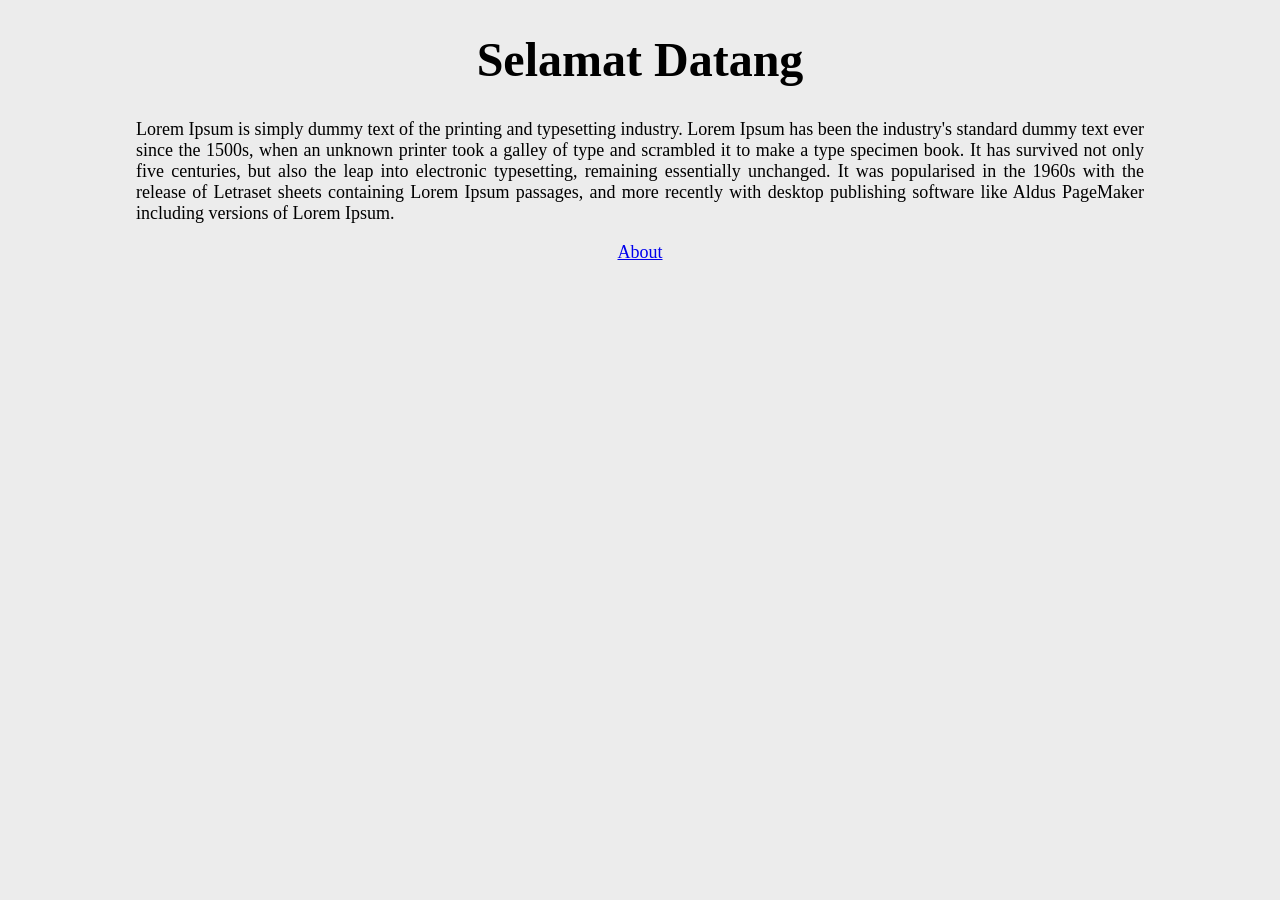
<file: simple-pwa-master/index.html>
<!DOCTYPE html>
<html lang="id">
<head>
    <meta charset="UTF-8">
    <meta name="viewport" content="width=device-width, initial-scale=1.0">
    <title>Simple PWA</title>
    <meta name="theme-color" content="#0d0072"/>
    <link rel="manifest" href="assets/js/web.webmanifest">
    <link rel="apple-touch-icon" href="assets/img/icon.png">
    <link rel="stylesheet" href="assets/css/style.css">
</head>
<body>
    <div>
        <h1>Selamat Datang</h1>
        <p>Lorem Ipsum is simply dummy text of the printing and typesetting industry. Lorem Ipsum has been the industry's standard dummy text ever since the 1500s, when an unknown printer took a galley of type and scrambled it to make a type specimen book. It has survived not only five centuries, but also the leap into electronic typesetting, remaining essentially unchanged. It was popularised in the 1960s with the release of Letraset sheets containing Lorem Ipsum passages, and more recently with desktop publishing software like Aldus PageMaker including versions of Lorem Ipsum.</p>
        <a href="/about.html">About</a>
    </div>
    <script src="assets/js/register.js"></script>
</body>
</html>
</file>
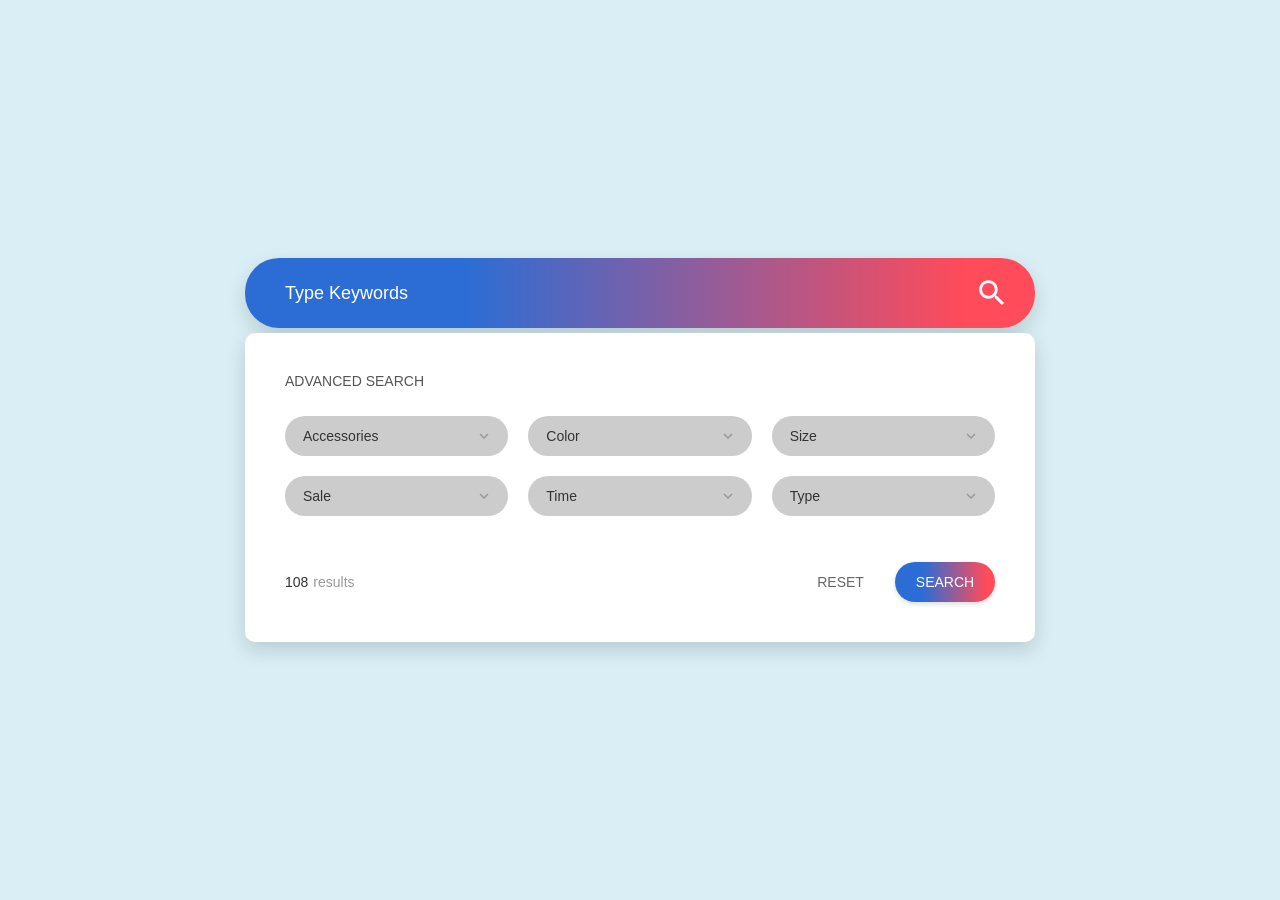
<file: public/colorlib-search-10/index.html>
<html>
  <head>
    <meta http-equiv="Content-Type" content="text/html; charset=UTF-8" />
    <meta name="viewport" content="width=device-width, initial-scale=1" />
    <meta http-equiv="X-UA-Compatible" content="IE=edge" />
    <meta name="author" content="colorlib.com">
    <link href="https://fonts.googleapis.com/css?family=Poppins:400,600,700" rel="stylesheet" />
    <link href="css/main.css" rel="stylesheet" />
  </head>
  <body>
    <div class="s010">
      <form>
        <div class="inner-form">
          <div class="basic-search">
            <div class="input-field">
              <input id="search" type="text" placeholder="Type Keywords" />
              <div class="icon-wrap">
                <svg xmlns="http://www.w3.org/2000/svg" width="24" height="24" viewBox="0 0 24 24">
                  <path d="M15.5 14h-.79l-.28-.27C15.41 12.59 16 11.11 16 9.5 16 5.91 13.09 3 9.5 3S3 5.91 3 9.5 5.91 16 9.5 16c1.61 0 3.09-.59 4.23-1.57l.27.28v.79l5 4.99L20.49 19l-4.99-5zm-6 0C7.01 14 5 11.99 5 9.5S7.01 5 9.5 5 14 7.01 14 9.5 11.99 14 9.5 14z"></path>
                </svg>
              </div>
            </div>
          </div>
          <div class="advance-search">
            <span class="desc">ADVANCED SEARCH</span>
            <div class="row">
              <div class="input-field">
                <div class="input-select">
                  <select data-trigger="" name="choices-single-defaul">
                    <option placeholder="" value="">Accessories</option>
                    <option>Subject b</option>
                    <option>Subject c</option>
                  </select>
                </div>
              </div>
              <div class="input-field">
                <div class="input-select">
                  <select data-trigger="" name="choices-single-defaul">
                    <option placeholder="" value="">Color</option>
                    <option>Subject b</option>
                    <option>Subject c</option>
                  </select>
                </div>
              </div>
              <div class="input-field">
                <div class="input-select">
                  <select data-trigger="" name="choices-single-defaul">
                    <option placeholder="" value="">Size</option>
                    <option>Subject b</option>
                    <option>Subject c</option>
                  </select>
                </div>
              </div>
            </div>
            <div class="row second">
              <div class="input-field">
                <div class="input-select">
                  <select data-trigger="" name="choices-single-defaul">
                    <option placeholder="" value="">Sale</option>
                    <option>Subject b</option>
                    <option>Subject c</option>
                  </select>
                </div>
              </div>
              <div class="input-field">
                <div class="input-select">
                  <select data-trigger="" name="choices-single-defaul">
                    <option placeholder="" value="">Time</option>
                    <option>Last time</option>
                    <option>Today</option>
                    <option>This week</option>
                    <option>This month</option>
                    <option>This year</option>
                  </select>
                </div>
              </div>
              <div class="input-field">
                <div class="input-select">
                  <select data-trigger="" name="choices-single-defaul">
                    <option placeholder="" value="">Type</option>
                    <option>Subject b</option>
                    <option>Subject c</option>
                  </select>
                </div>
              </div>
            </div>
            <div class="row third">
              <div class="input-field">
                <div class="result-count">
                  <span>108 </span>results</div>
                <div class="group-btn">
                  <button class="btn-delete" id="delete">RESET</button>
                  <button class="btn-search">SEARCH</button>
                </div>
              </div>
            </div>
          </div>
        </div>
      </form>
    </div>
    <script src="js/extention/choices.js"></script>
    <script>
      const customSelects = document.querySelectorAll("select");
      const deleteBtn = document.getElementById('delete')
      const choices = new Choices('select',
      {
        searchEnabled: false,
        itemSelectText: '',
        removeItemButton: true,
      });
      for (let i = 0; i < customSelects.length; i++)
      {
        customSelects[i].addEventListener('addItem', function(event)
        {
          if (event.detail.value)
          {
            let parent = this.parentNode.parentNode
            parent.classList.add('valid')
            parent.classList.remove('invalid')
          }
          else
          {
            let parent = this.parentNode.parentNode
            parent.classList.add('invalid')
            parent.classList.remove('valid')
          }
        }, false);
      }
      deleteBtn.addEventListener("click", function(e)
      {
        e.preventDefault()
        const deleteAll = document.querySelectorAll('.choices__button')
        for (let i = 0; i < deleteAll.length; i++)
        {
          deleteAll[i].click();
        }
      });

    </script>
  </body><!-- This templates was made by Colorlib (https://colorlib.com) -->
</html>
</file>
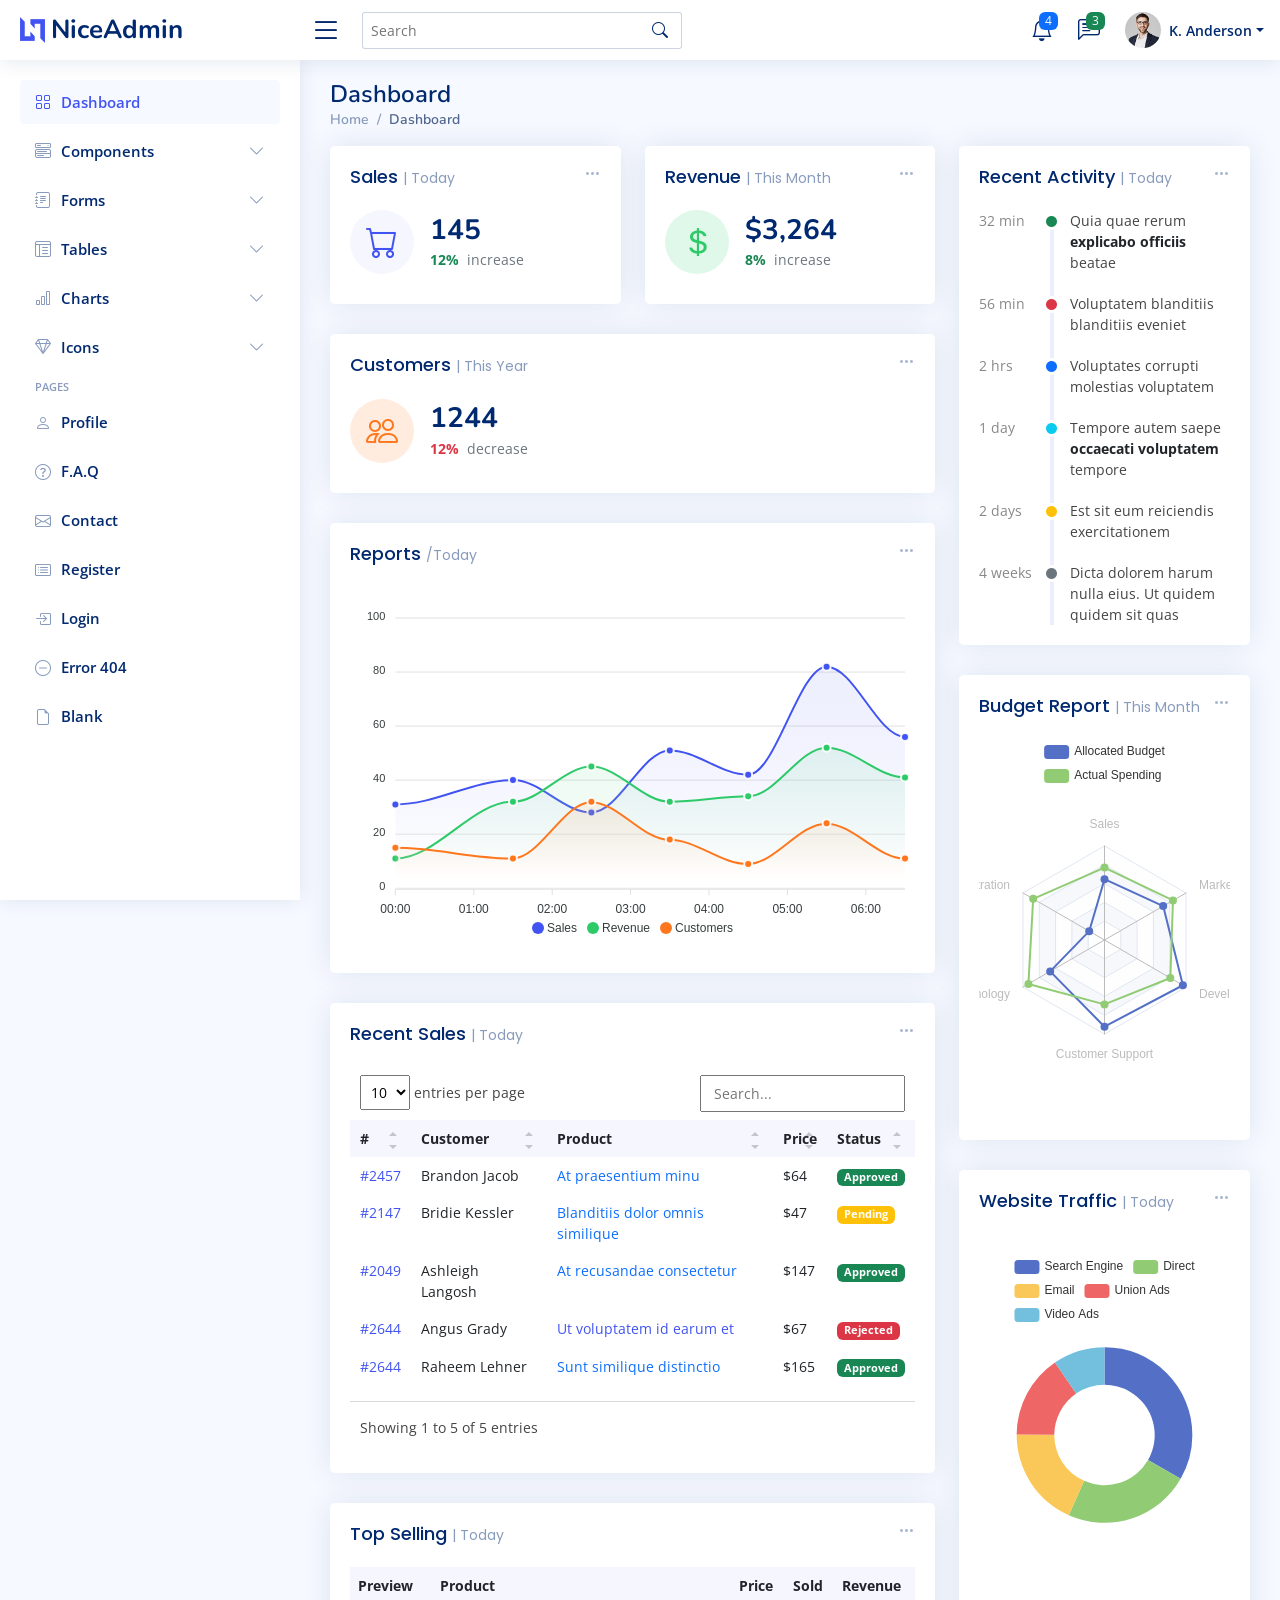
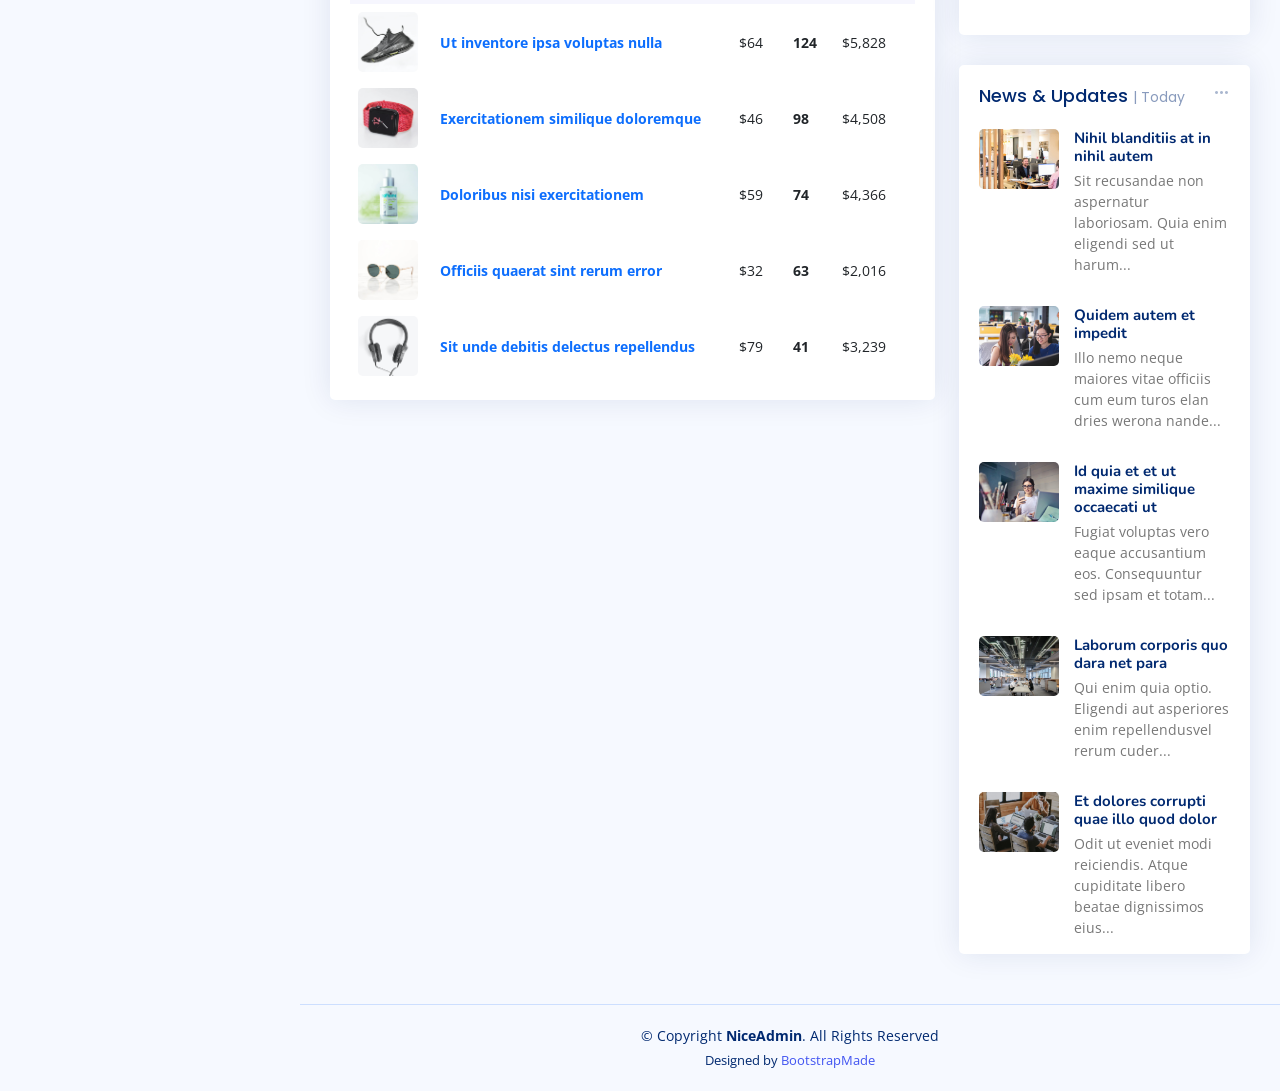
<file: public/NiceAdmin/index.html>
<!DOCTYPE html>
<html lang="en">

<head>
  <meta charset="utf-8">
  <meta content="width=device-width, initial-scale=1.0" name="viewport">

  <title>Dashboard - NiceAdmin Bootstrap Template</title>
  <meta content="" name="description">
  <meta content="" name="keywords">

  <!-- Favicons -->
  <link href="assets/img/favicon.png" rel="icon">
  <link href="assets/img/apple-touch-icon.png" rel="apple-touch-icon">

  <!-- Google Fonts -->
  <link href="https://fonts.gstatic.com" rel="preconnect">
  <link href="https://fonts.googleapis.com/css?family=Open+Sans:300,300i,400,400i,600,600i,700,700i|Nunito:300,300i,400,400i,600,600i,700,700i|Poppins:300,300i,400,400i,500,500i,600,600i,700,700i" rel="stylesheet">

  <!-- Vendor CSS Files -->
  <link href="assets/vendor/bootstrap/css/bootstrap.min.css" rel="stylesheet">
  <link href="assets/vendor/bootstrap-icons/bootstrap-icons.css" rel="stylesheet">
  <link href="assets/vendor/boxicons/css/boxicons.min.css" rel="stylesheet">
  <link href="assets/vendor/quill/quill.snow.css" rel="stylesheet">
  <link href="assets/vendor/quill/quill.bubble.css" rel="stylesheet">
  <link href="assets/vendor/remixicon/remixicon.css" rel="stylesheet">
  <link href="assets/vendor/simple-datatables/style.css" rel="stylesheet">

  <!-- Template Main CSS File -->
  <link href="assets/css/style.css" rel="stylesheet">

  <!-- =======================================================
  * Template Name: NiceAdmin
  * Updated: Mar 09 2023 with Bootstrap v5.2.3
  * Template URL: https://bootstrapmade.com/nice-admin-bootstrap-admin-html-template/
  * Author: BootstrapMade.com
  * License: https://bootstrapmade.com/license/
  ======================================================== -->
</head>

<body>

  <!-- ======= Header ======= -->
  <header id="header" class="header fixed-top d-flex align-items-center">

    <div class="d-flex align-items-center justify-content-between">
      <a href="index.html" class="logo d-flex align-items-center">
        <img src="assets/img/logo.png" alt="">
        <span class="d-none d-lg-block">NiceAdmin</span>
      </a>
      <i class="bi bi-list toggle-sidebar-btn"></i>
    </div><!-- End Logo -->

    <div class="search-bar">
      <form class="search-form d-flex align-items-center" method="POST" action="#">
        <input type="text" name="query" placeholder="Search" title="Enter search keyword">
        <button type="submit" title="Search"><i class="bi bi-search"></i></button>
      </form>
    </div><!-- End Search Bar -->

    <nav class="header-nav ms-auto">
      <ul class="d-flex align-items-center">

        <li class="nav-item d-block d-lg-none">
          <a class="nav-link nav-icon search-bar-toggle " href="#">
            <i class="bi bi-search"></i>
          </a>
        </li><!-- End Search Icon-->

        <li class="nav-item dropdown">

          <a class="nav-link nav-icon" href="#" data-bs-toggle="dropdown">
            <i class="bi bi-bell"></i>
            <span class="badge bg-primary badge-number">4</span>
          </a><!-- End Notification Icon -->

          <ul class="dropdown-menu dropdown-menu-end dropdown-menu-arrow notifications">
            <li class="dropdown-header">
              You have 4 new notifications
              <a href="#"><span class="badge rounded-pill bg-primary p-2 ms-2">View all</span></a>
            </li>
            <li>
              <hr class="dropdown-divider">
            </li>

            <li class="notification-item">
              <i class="bi bi-exclamation-circle text-warning"></i>
              <div>
                <h4>Lorem Ipsum</h4>
                <p>Quae dolorem earum veritatis oditseno</p>
                <p>30 min. ago</p>
              </div>
            </li>

            <li>
              <hr class="dropdown-divider">
            </li>

            <li class="notification-item">
              <i class="bi bi-x-circle text-danger"></i>
              <div>
                <h4>Atque rerum nesciunt</h4>
                <p>Quae dolorem earum veritatis oditseno</p>
                <p>1 hr. ago</p>
              </div>
            </li>

            <li>
              <hr class="dropdown-divider">
            </li>

            <li class="notification-item">
              <i class="bi bi-check-circle text-success"></i>
              <div>
                <h4>Sit rerum fuga</h4>
                <p>Quae dolorem earum veritatis oditseno</p>
                <p>2 hrs. ago</p>
              </div>
            </li>

            <li>
              <hr class="dropdown-divider">
            </li>

            <li class="notification-item">
              <i class="bi bi-info-circle text-primary"></i>
              <div>
                <h4>Dicta reprehenderit</h4>
                <p>Quae dolorem earum veritatis oditseno</p>
                <p>4 hrs. ago</p>
              </div>
            </li>

            <li>
              <hr class="dropdown-divider">
            </li>
            <li class="dropdown-footer">
              <a href="#">Show all notifications</a>
            </li>

          </ul><!-- End Notification Dropdown Items -->

        </li><!-- End Notification Nav -->

        <li class="nav-item dropdown">

          <a class="nav-link nav-icon" href="#" data-bs-toggle="dropdown">
            <i class="bi bi-chat-left-text"></i>
            <span class="badge bg-success badge-number">3</span>
          </a><!-- End Messages Icon -->

          <ul class="dropdown-menu dropdown-menu-end dropdown-menu-arrow messages">
            <li class="dropdown-header">
              You have 3 new messages
              <a href="#"><span class="badge rounded-pill bg-primary p-2 ms-2">View all</span></a>
            </li>
            <li>
              <hr class="dropdown-divider">
            </li>

            <li class="message-item">
              <a href="#">
                <img src="assets/img/messages-1.jpg" alt="" class="rounded-circle">
                <div>
                  <h4>Maria Hudson</h4>
                  <p>Velit asperiores et ducimus soluta repudiandae labore officia est ut...</p>
                  <p>4 hrs. ago</p>
                </div>
              </a>
            </li>
            <li>
              <hr class="dropdown-divider">
            </li>

            <li class="message-item">
              <a href="#">
                <img src="assets/img/messages-2.jpg" alt="" class="rounded-circle">
                <div>
                  <h4>Anna Nelson</h4>
                  <p>Velit asperiores et ducimus soluta repudiandae labore officia est ut...</p>
                  <p>6 hrs. ago</p>
                </div>
              </a>
            </li>
            <li>
              <hr class="dropdown-divider">
            </li>

            <li class="message-item">
              <a href="#">
                <img src="assets/img/messages-3.jpg" alt="" class="rounded-circle">
                <div>
                  <h4>David Muldon</h4>
                  <p>Velit asperiores et ducimus soluta repudiandae labore officia est ut...</p>
                  <p>8 hrs. ago</p>
                </div>
              </a>
            </li>
            <li>
              <hr class="dropdown-divider">
            </li>

            <li class="dropdown-footer">
              <a href="#">Show all messages</a>
            </li>

          </ul><!-- End Messages Dropdown Items -->

        </li><!-- End Messages Nav -->

        <li class="nav-item dropdown pe-3">

          <a class="nav-link nav-profile d-flex align-items-center pe-0" href="#" data-bs-toggle="dropdown">
            <img src="assets/img/profile-img.jpg" alt="Profile" class="rounded-circle">
            <span class="d-none d-md-block dropdown-toggle ps-2">K. Anderson</span>
          </a><!-- End Profile Iamge Icon -->

          <ul class="dropdown-menu dropdown-menu-end dropdown-menu-arrow profile">
            <li class="dropdown-header">
              <h6>Kevin Anderson</h6>
              <span>Web Designer</span>
            </li>
            <li>
              <hr class="dropdown-divider">
            </li>

            <li>
              <a class="dropdown-item d-flex align-items-center" href="users-profile.html">
                <i class="bi bi-person"></i>
                <span>My Profile</span>
              </a>
            </li>
            <li>
              <hr class="dropdown-divider">
            </li>

            <li>
              <a class="dropdown-item d-flex align-items-center" href="users-profile.html">
                <i class="bi bi-gear"></i>
                <span>Account Settings</span>
              </a>
            </li>
            <li>
              <hr class="dropdown-divider">
            </li>

            <li>
              <a class="dropdown-item d-flex align-items-center" href="pages-faq.html">
                <i class="bi bi-question-circle"></i>
                <span>Need Help?</span>
              </a>
            </li>
            <li>
              <hr class="dropdown-divider">
            </li>

            <li>
              <a class="dropdown-item d-flex align-items-center" href="#">
                <i class="bi bi-box-arrow-right"></i>
                <span>Sign Out</span>
              </a>
            </li>

          </ul><!-- End Profile Dropdown Items -->
        </li><!-- End Profile Nav -->

      </ul>
    </nav><!-- End Icons Navigation -->

  </header><!-- End Header -->

  <!-- ======= Sidebar ======= -->
  <aside id="sidebar" class="sidebar">

    <ul class="sidebar-nav" id="sidebar-nav">

      <li class="nav-item">
        <a class="nav-link " href="index.html">
          <i class="bi bi-grid"></i>
          <span>Dashboard</span>
        </a>
      </li><!-- End Dashboard Nav -->

      <li class="nav-item">
        <a class="nav-link collapsed" data-bs-target="#components-nav" data-bs-toggle="collapse" href="#">
          <i class="bi bi-menu-button-wide"></i><span>Components</span><i class="bi bi-chevron-down ms-auto"></i>
        </a>
        <ul id="components-nav" class="nav-content collapse " data-bs-parent="#sidebar-nav">
          <li>
            <a href="components-alerts.html">
              <i class="bi bi-circle"></i><span>Alerts</span>
            </a>
          </li>
          <li>
            <a href="components-accordion.html">
              <i class="bi bi-circle"></i><span>Accordion</span>
            </a>
          </li>
          <li>
            <a href="components-badges.html">
              <i class="bi bi-circle"></i><span>Badges</span>
            </a>
          </li>
          <li>
            <a href="components-breadcrumbs.html">
              <i class="bi bi-circle"></i><span>Breadcrumbs</span>
            </a>
          </li>
          <li>
            <a href="components-buttons.html">
              <i class="bi bi-circle"></i><span>Buttons</span>
            </a>
          </li>
          <li>
            <a href="components-cards.html">
              <i class="bi bi-circle"></i><span>Cards</span>
            </a>
          </li>
          <li>
            <a href="components-carousel.html">
              <i class="bi bi-circle"></i><span>Carousel</span>
            </a>
          </li>
          <li>
            <a href="components-list-group.html">
              <i class="bi bi-circle"></i><span>List group</span>
            </a>
          </li>
          <li>
            <a href="components-modal.html">
              <i class="bi bi-circle"></i><span>Modal</span>
            </a>
          </li>
          <li>
            <a href="components-tabs.html">
              <i class="bi bi-circle"></i><span>Tabs</span>
            </a>
          </li>
          <li>
            <a href="components-pagination.html">
              <i class="bi bi-circle"></i><span>Pagination</span>
            </a>
          </li>
          <li>
            <a href="components-progress.html">
              <i class="bi bi-circle"></i><span>Progress</span>
            </a>
          </li>
          <li>
            <a href="components-spinners.html">
              <i class="bi bi-circle"></i><span>Spinners</span>
            </a>
          </li>
          <li>
            <a href="components-tooltips.html">
              <i class="bi bi-circle"></i><span>Tooltips</span>
            </a>
          </li>
        </ul>
      </li><!-- End Components Nav -->

      <li class="nav-item">
        <a class="nav-link collapsed" data-bs-target="#forms-nav" data-bs-toggle="collapse" href="#">
          <i class="bi bi-journal-text"></i><span>Forms</span><i class="bi bi-chevron-down ms-auto"></i>
        </a>
        <ul id="forms-nav" class="nav-content collapse " data-bs-parent="#sidebar-nav">
          <li>
            <a href="forms-elements.html">
              <i class="bi bi-circle"></i><span>Form Elements</span>
            </a>
          </li>
          <li>
            <a href="forms-layouts.html">
              <i class="bi bi-circle"></i><span>Form Layouts</span>
            </a>
          </li>
          <li>
            <a href="forms-editors.html">
              <i class="bi bi-circle"></i><span>Form Editors</span>
            </a>
          </li>
          <li>
            <a href="forms-validation.html">
              <i class="bi bi-circle"></i><span>Form Validation</span>
            </a>
          </li>
        </ul>
      </li><!-- End Forms Nav -->

      <li class="nav-item">
        <a class="nav-link collapsed" data-bs-target="#tables-nav" data-bs-toggle="collapse" href="#">
          <i class="bi bi-layout-text-window-reverse"></i><span>Tables</span><i class="bi bi-chevron-down ms-auto"></i>
        </a>
        <ul id="tables-nav" class="nav-content collapse " data-bs-parent="#sidebar-nav">
          <li>
            <a href="tables-general.html">
              <i class="bi bi-circle"></i><span>General Tables</span>
            </a>
          </li>
          <li>
            <a href="tables-data.html">
              <i class="bi bi-circle"></i><span>Data Tables</span>
            </a>
          </li>
        </ul>
      </li><!-- End Tables Nav -->

      <li class="nav-item">
        <a class="nav-link collapsed" data-bs-target="#charts-nav" data-bs-toggle="collapse" href="#">
          <i class="bi bi-bar-chart"></i><span>Charts</span><i class="bi bi-chevron-down ms-auto"></i>
        </a>
        <ul id="charts-nav" class="nav-content collapse " data-bs-parent="#sidebar-nav">
          <li>
            <a href="charts-chartjs.html">
              <i class="bi bi-circle"></i><span>Chart.js</span>
            </a>
          </li>
          <li>
            <a href="charts-apexcharts.html">
              <i class="bi bi-circle"></i><span>ApexCharts</span>
            </a>
          </li>
          <li>
            <a href="charts-echarts.html">
              <i class="bi bi-circle"></i><span>ECharts</span>
            </a>
          </li>
        </ul>
      </li><!-- End Charts Nav -->

      <li class="nav-item">
        <a class="nav-link collapsed" data-bs-target="#icons-nav" data-bs-toggle="collapse" href="#">
          <i class="bi bi-gem"></i><span>Icons</span><i class="bi bi-chevron-down ms-auto"></i>
        </a>
        <ul id="icons-nav" class="nav-content collapse " data-bs-parent="#sidebar-nav">
          <li>
            <a href="icons-bootstrap.html">
              <i class="bi bi-circle"></i><span>Bootstrap Icons</span>
            </a>
          </li>
          <li>
            <a href="icons-remix.html">
              <i class="bi bi-circle"></i><span>Remix Icons</span>
            </a>
          </li>
          <li>
            <a href="icons-boxicons.html">
              <i class="bi bi-circle"></i><span>Boxicons</span>
            </a>
          </li>
        </ul>
      </li><!-- End Icons Nav -->

      <li class="nav-heading">Pages</li>

      <li class="nav-item">
        <a class="nav-link collapsed" href="users-profile.html">
          <i class="bi bi-person"></i>
          <span>Profile</span>
        </a>
      </li><!-- End Profile Page Nav -->

      <li class="nav-item">
        <a class="nav-link collapsed" href="pages-faq.html">
          <i class="bi bi-question-circle"></i>
          <span>F.A.Q</span>
        </a>
      </li><!-- End F.A.Q Page Nav -->

      <li class="nav-item">
        <a class="nav-link collapsed" href="pages-contact.html">
          <i class="bi bi-envelope"></i>
          <span>Contact</span>
        </a>
      </li><!-- End Contact Page Nav -->

      <li class="nav-item">
        <a class="nav-link collapsed" href="pages-register.html">
          <i class="bi bi-card-list"></i>
          <span>Register</span>
        </a>
      </li><!-- End Register Page Nav -->

      <li class="nav-item">
        <a class="nav-link collapsed" href="pages-login.html">
          <i class="bi bi-box-arrow-in-right"></i>
          <span>Login</span>
        </a>
      </li><!-- End Login Page Nav -->

      <li class="nav-item">
        <a class="nav-link collapsed" href="pages-error-404.html">
          <i class="bi bi-dash-circle"></i>
          <span>Error 404</span>
        </a>
      </li><!-- End Error 404 Page Nav -->

      <li class="nav-item">
        <a class="nav-link collapsed" href="pages-blank.html">
          <i class="bi bi-file-earmark"></i>
          <span>Blank</span>
        </a>
      </li><!-- End Blank Page Nav -->

    </ul>

  </aside><!-- End Sidebar-->

  <main id="main" class="main">

    <div class="pagetitle">
      <h1>Dashboard</h1>
      <nav>
        <ol class="breadcrumb">
          <li class="breadcrumb-item"><a href="index.html">Home</a></li>
          <li class="breadcrumb-item active">Dashboard</li>
        </ol>
      </nav>
    </div><!-- End Page Title -->

    <section class="section dashboard">
      <div class="row">

        <!-- Left side columns -->
        <div class="col-lg-8">
          <div class="row">

            <!-- Sales Card -->
            <div class="col-xxl-4 col-md-6">
              <div class="card info-card sales-card">

                <div class="filter">
                  <a class="icon" href="#" data-bs-toggle="dropdown"><i class="bi bi-three-dots"></i></a>
                  <ul class="dropdown-menu dropdown-menu-end dropdown-menu-arrow">
                    <li class="dropdown-header text-start">
                      <h6>Filter</h6>
                    </li>

                    <li><a class="dropdown-item" href="#">Today</a></li>
                    <li><a class="dropdown-item" href="#">This Month</a></li>
                    <li><a class="dropdown-item" href="#">This Year</a></li>
                  </ul>
                </div>

                <div class="card-body">
                  <h5 class="card-title">Sales <span>| Today</span></h5>

                  <div class="d-flex align-items-center">
                    <div class="card-icon rounded-circle d-flex align-items-center justify-content-center">
                      <i class="bi bi-cart"></i>
                    </div>
                    <div class="ps-3">
                      <h6>145</h6>
                      <span class="text-success small pt-1 fw-bold">12%</span> <span class="text-muted small pt-2 ps-1">increase</span>

                    </div>
                  </div>
                </div>

              </div>
            </div><!-- End Sales Card -->

            <!-- Revenue Card -->
            <div class="col-xxl-4 col-md-6">
              <div class="card info-card revenue-card">

                <div class="filter">
                  <a class="icon" href="#" data-bs-toggle="dropdown"><i class="bi bi-three-dots"></i></a>
                  <ul class="dropdown-menu dropdown-menu-end dropdown-menu-arrow">
                    <li class="dropdown-header text-start">
                      <h6>Filter</h6>
                    </li>

                    <li><a class="dropdown-item" href="#">Today</a></li>
                    <li><a class="dropdown-item" href="#">This Month</a></li>
                    <li><a class="dropdown-item" href="#">This Year</a></li>
                  </ul>
                </div>

                <div class="card-body">
                  <h5 class="card-title">Revenue <span>| This Month</span></h5>

                  <div class="d-flex align-items-center">
                    <div class="card-icon rounded-circle d-flex align-items-center justify-content-center">
                      <i class="bi bi-currency-dollar"></i>
                    </div>
                    <div class="ps-3">
                      <h6>$3,264</h6>
                      <span class="text-success small pt-1 fw-bold">8%</span> <span class="text-muted small pt-2 ps-1">increase</span>

                    </div>
                  </div>
                </div>

              </div>
            </div><!-- End Revenue Card -->

            <!-- Customers Card -->
            <div class="col-xxl-4 col-xl-12">

              <div class="card info-card customers-card">

                <div class="filter">
                  <a class="icon" href="#" data-bs-toggle="dropdown"><i class="bi bi-three-dots"></i></a>
                  <ul class="dropdown-menu dropdown-menu-end dropdown-menu-arrow">
                    <li class="dropdown-header text-start">
                      <h6>Filter</h6>
                    </li>

                    <li><a class="dropdown-item" href="#">Today</a></li>
                    <li><a class="dropdown-item" href="#">This Month</a></li>
                    <li><a class="dropdown-item" href="#">This Year</a></li>
                  </ul>
                </div>

                <div class="card-body">
                  <h5 class="card-title">Customers <span>| This Year</span></h5>

                  <div class="d-flex align-items-center">
                    <div class="card-icon rounded-circle d-flex align-items-center justify-content-center">
                      <i class="bi bi-people"></i>
                    </div>
                    <div class="ps-3">
                      <h6>1244</h6>
                      <span class="text-danger small pt-1 fw-bold">12%</span> <span class="text-muted small pt-2 ps-1">decrease</span>

                    </div>
                  </div>

                </div>
              </div>

            </div><!-- End Customers Card -->

            <!-- Reports -->
            <div class="col-12">
              <div class="card">

                <div class="filter">
                  <a class="icon" href="#" data-bs-toggle="dropdown"><i class="bi bi-three-dots"></i></a>
                  <ul class="dropdown-menu dropdown-menu-end dropdown-menu-arrow">
                    <li class="dropdown-header text-start">
                      <h6>Filter</h6>
                    </li>

                    <li><a class="dropdown-item" href="#">Today</a></li>
                    <li><a class="dropdown-item" href="#">This Month</a></li>
                    <li><a class="dropdown-item" href="#">This Year</a></li>
                  </ul>
                </div>

                <div class="card-body">
                  <h5 class="card-title">Reports <span>/Today</span></h5>

                  <!-- Line Chart -->
                  <div id="reportsChart"></div>

                  <script>
                    document.addEventListener("DOMContentLoaded", () => {
                      new ApexCharts(document.querySelector("#reportsChart"), {
                        series: [{
                          name: 'Sales',
                          data: [31, 40, 28, 51, 42, 82, 56],
                        }, {
                          name: 'Revenue',
                          data: [11, 32, 45, 32, 34, 52, 41]
                        }, {
                          name: 'Customers',
                          data: [15, 11, 32, 18, 9, 24, 11]
                        }],
                        chart: {
                          height: 350,
                          type: 'area',
                          toolbar: {
                            show: false
                          },
                        },
                        markers: {
                          size: 4
                        },
                        colors: ['#4154f1', '#2eca6a', '#ff771d'],
                        fill: {
                          type: "gradient",
                          gradient: {
                            shadeIntensity: 1,
                            opacityFrom: 0.3,
                            opacityTo: 0.4,
                            stops: [0, 90, 100]
                          }
                        },
                        dataLabels: {
                          enabled: false
                        },
                        stroke: {
                          curve: 'smooth',
                          width: 2
                        },
                        xaxis: {
                          type: 'datetime',
                          categories: ["2018-09-19T00:00:00.000Z", "2018-09-19T01:30:00.000Z", "2018-09-19T02:30:00.000Z", "2018-09-19T03:30:00.000Z", "2018-09-19T04:30:00.000Z", "2018-09-19T05:30:00.000Z", "2018-09-19T06:30:00.000Z"]
                        },
                        tooltip: {
                          x: {
                            format: 'dd/MM/yy HH:mm'
                          },
                        }
                      }).render();
                    });
                  </script>
                  <!-- End Line Chart -->

                </div>

              </div>
            </div><!-- End Reports -->

            <!-- Recent Sales -->
            <div class="col-12">
              <div class="card recent-sales overflow-auto">

                <div class="filter">
                  <a class="icon" href="#" data-bs-toggle="dropdown"><i class="bi bi-three-dots"></i></a>
                  <ul class="dropdown-menu dropdown-menu-end dropdown-menu-arrow">
                    <li class="dropdown-header text-start">
                      <h6>Filter</h6>
                    </li>

                    <li><a class="dropdown-item" href="#">Today</a></li>
                    <li><a class="dropdown-item" href="#">This Month</a></li>
                    <li><a class="dropdown-item" href="#">This Year</a></li>
                  </ul>
                </div>

                <div class="card-body">
                  <h5 class="card-title">Recent Sales <span>| Today</span></h5>

                  <table class="table table-borderless datatable">
                    <thead>
                      <tr>
                        <th scope="col">#</th>
                        <th scope="col">Customer</th>
                        <th scope="col">Product</th>
                        <th scope="col">Price</th>
                        <th scope="col">Status</th>
                      </tr>
                    </thead>
                    <tbody>
                      <tr>
                        <th scope="row"><a href="#">#2457</a></th>
                        <td>Brandon Jacob</td>
                        <td><a href="#" class="text-primary">At praesentium minu</a></td>
                        <td>$64</td>
                        <td><span class="badge bg-success">Approved</span></td>
                      </tr>
                      <tr>
                        <th scope="row"><a href="#">#2147</a></th>
                        <td>Bridie Kessler</td>
                        <td><a href="#" class="text-primary">Blanditiis dolor omnis similique</a></td>
                        <td>$47</td>
                        <td><span class="badge bg-warning">Pending</span></td>
                      </tr>
                      <tr>
                        <th scope="row"><a href="#">#2049</a></th>
                        <td>Ashleigh Langosh</td>
                        <td><a href="#" class="text-primary">At recusandae consectetur</a></td>
                        <td>$147</td>
                        <td><span class="badge bg-success">Approved</span></td>
                      </tr>
                      <tr>
                        <th scope="row"><a href="#">#2644</a></th>
                        <td>Angus Grady</td>
                        <td><a href="#" class="text-primar">Ut voluptatem id earum et</a></td>
                        <td>$67</td>
                        <td><span class="badge bg-danger">Rejected</span></td>
                      </tr>
                      <tr>
                        <th scope="row"><a href="#">#2644</a></th>
                        <td>Raheem Lehner</td>
                        <td><a href="#" class="text-primary">Sunt similique distinctio</a></td>
                        <td>$165</td>
                        <td><span class="badge bg-success">Approved</span></td>
                      </tr>
                    </tbody>
                  </table>

                </div>

              </div>
            </div><!-- End Recent Sales -->

            <!-- Top Selling -->
            <div class="col-12">
              <div class="card top-selling overflow-auto">

                <div class="filter">
                  <a class="icon" href="#" data-bs-toggle="dropdown"><i class="bi bi-three-dots"></i></a>
                  <ul class="dropdown-menu dropdown-menu-end dropdown-menu-arrow">
                    <li class="dropdown-header text-start">
                      <h6>Filter</h6>
                    </li>

                    <li><a class="dropdown-item" href="#">Today</a></li>
                    <li><a class="dropdown-item" href="#">This Month</a></li>
                    <li><a class="dropdown-item" href="#">This Year</a></li>
                  </ul>
                </div>

                <div class="card-body pb-0">
                  <h5 class="card-title">Top Selling <span>| Today</span></h5>

                  <table class="table table-borderless">
                    <thead>
                      <tr>
                        <th scope="col">Preview</th>
                        <th scope="col">Product</th>
                        <th scope="col">Price</th>
                        <th scope="col">Sold</th>
                        <th scope="col">Revenue</th>
                      </tr>
                    </thead>
                    <tbody>
                      <tr>
                        <th scope="row"><a href="#"><img src="assets/img/product-1.jpg" alt=""></a></th>
                        <td><a href="#" class="text-primary fw-bold">Ut inventore ipsa voluptas nulla</a></td>
                        <td>$64</td>
                        <td class="fw-bold">124</td>
                        <td>$5,828</td>
                      </tr>
                      <tr>
                        <th scope="row"><a href="#"><img src="assets/img/product-2.jpg" alt=""></a></th>
                        <td><a href="#" class="text-primary fw-bold">Exercitationem similique doloremque</a></td>
                        <td>$46</td>
                        <td class="fw-bold">98</td>
                        <td>$4,508</td>
                      </tr>
                      <tr>
                        <th scope="row"><a href="#"><img src="assets/img/product-3.jpg" alt=""></a></th>
                        <td><a href="#" class="text-primary fw-bold">Doloribus nisi exercitationem</a></td>
                        <td>$59</td>
                        <td class="fw-bold">74</td>
                        <td>$4,366</td>
                      </tr>
                      <tr>
                        <th scope="row"><a href="#"><img src="assets/img/product-4.jpg" alt=""></a></th>
                        <td><a href="#" class="text-primary fw-bold">Officiis quaerat sint rerum error</a></td>
                        <td>$32</td>
                        <td class="fw-bold">63</td>
                        <td>$2,016</td>
                      </tr>
                      <tr>
                        <th scope="row"><a href="#"><img src="assets/img/product-5.jpg" alt=""></a></th>
                        <td><a href="#" class="text-primary fw-bold">Sit unde debitis delectus repellendus</a></td>
                        <td>$79</td>
                        <td class="fw-bold">41</td>
                        <td>$3,239</td>
                      </tr>
                    </tbody>
                  </table>

                </div>

              </div>
            </div><!-- End Top Selling -->

          </div>
        </div><!-- End Left side columns -->

        <!-- Right side columns -->
        <div class="col-lg-4">

          <!-- Recent Activity -->
          <div class="card">
            <div class="filter">
              <a class="icon" href="#" data-bs-toggle="dropdown"><i class="bi bi-three-dots"></i></a>
              <ul class="dropdown-menu dropdown-menu-end dropdown-menu-arrow">
                <li class="dropdown-header text-start">
                  <h6>Filter</h6>
                </li>

                <li><a class="dropdown-item" href="#">Today</a></li>
                <li><a class="dropdown-item" href="#">This Month</a></li>
                <li><a class="dropdown-item" href="#">This Year</a></li>
              </ul>
            </div>

            <div class="card-body">
              <h5 class="card-title">Recent Activity <span>| Today</span></h5>

              <div class="activity">

                <div class="activity-item d-flex">
                  <div class="activite-label">32 min</div>
                  <i class='bi bi-circle-fill activity-badge text-success align-self-start'></i>
                  <div class="activity-content">
                    Quia quae rerum <a href="#" class="fw-bold text-dark">explicabo officiis</a> beatae
                  </div>
                </div><!-- End activity item-->

                <div class="activity-item d-flex">
                  <div class="activite-label">56 min</div>
                  <i class='bi bi-circle-fill activity-badge text-danger align-self-start'></i>
                  <div class="activity-content">
                    Voluptatem blanditiis blanditiis eveniet
                  </div>
                </div><!-- End activity item-->

                <div class="activity-item d-flex">
                  <div class="activite-label">2 hrs</div>
                  <i class='bi bi-circle-fill activity-badge text-primary align-self-start'></i>
                  <div class="activity-content">
                    Voluptates corrupti molestias voluptatem
                  </div>
                </div><!-- End activity item-->

                <div class="activity-item d-flex">
                  <div class="activite-label">1 day</div>
                  <i class='bi bi-circle-fill activity-badge text-info align-self-start'></i>
                  <div class="activity-content">
                    Tempore autem saepe <a href="#" class="fw-bold text-dark">occaecati voluptatem</a> tempore
                  </div>
                </div><!-- End activity item-->

                <div class="activity-item d-flex">
                  <div class="activite-label">2 days</div>
                  <i class='bi bi-circle-fill activity-badge text-warning align-self-start'></i>
                  <div class="activity-content">
                    Est sit eum reiciendis exercitationem
                  </div>
                </div><!-- End activity item-->

                <div class="activity-item d-flex">
                  <div class="activite-label">4 weeks</div>
                  <i class='bi bi-circle-fill activity-badge text-muted align-self-start'></i>
                  <div class="activity-content">
                    Dicta dolorem harum nulla eius. Ut quidem quidem sit quas
                  </div>
                </div><!-- End activity item-->

              </div>

            </div>
          </div><!-- End Recent Activity -->

          <!-- Budget Report -->
          <div class="card">
            <div class="filter">
              <a class="icon" href="#" data-bs-toggle="dropdown"><i class="bi bi-three-dots"></i></a>
              <ul class="dropdown-menu dropdown-menu-end dropdown-menu-arrow">
                <li class="dropdown-header text-start">
                  <h6>Filter</h6>
                </li>

                <li><a class="dropdown-item" href="#">Today</a></li>
                <li><a class="dropdown-item" href="#">This Month</a></li>
                <li><a class="dropdown-item" href="#">This Year</a></li>
              </ul>
            </div>

            <div class="card-body pb-0">
              <h5 class="card-title">Budget Report <span>| This Month</span></h5>

              <div id="budgetChart" style="min-height: 400px;" class="echart"></div>

              <script>
                document.addEventListener("DOMContentLoaded", () => {
                  var budgetChart = echarts.init(document.querySelector("#budgetChart")).setOption({
                    legend: {
                      data: ['Allocated Budget', 'Actual Spending']
                    },
                    radar: {
                      // shape: 'circle',
                      indicator: [{
                          name: 'Sales',
                          max: 6500
                        },
                        {
                          name: 'Administration',
                          max: 16000
                        },
                        {
                          name: 'Information Technology',
                          max: 30000
                        },
                        {
                          name: 'Customer Support',
                          max: 38000
                        },
                        {
                          name: 'Development',
                          max: 52000
                        },
                        {
                          name: 'Marketing',
                          max: 25000
                        }
                      ]
                    },
                    series: [{
                      name: 'Budget vs spending',
                      type: 'radar',
                      data: [{
                          value: [4200, 3000, 20000, 35000, 50000, 18000],
                          name: 'Allocated Budget'
                        },
                        {
                          value: [5000, 14000, 28000, 26000, 42000, 21000],
                          name: 'Actual Spending'
                        }
                      ]
                    }]
                  });
                });
              </script>

            </div>
          </div><!-- End Budget Report -->

          <!-- Website Traffic -->
          <div class="card">
            <div class="filter">
              <a class="icon" href="#" data-bs-toggle="dropdown"><i class="bi bi-three-dots"></i></a>
              <ul class="dropdown-menu dropdown-menu-end dropdown-menu-arrow">
                <li class="dropdown-header text-start">
                  <h6>Filter</h6>
                </li>

                <li><a class="dropdown-item" href="#">Today</a></li>
                <li><a class="dropdown-item" href="#">This Month</a></li>
                <li><a class="dropdown-item" href="#">This Year</a></li>
              </ul>
            </div>

            <div class="card-body pb-0">
              <h5 class="card-title">Website Traffic <span>| Today</span></h5>

              <div id="trafficChart" style="min-height: 400px;" class="echart"></div>

              <script>
                document.addEventListener("DOMContentLoaded", () => {
                  echarts.init(document.querySelector("#trafficChart")).setOption({
                    tooltip: {
                      trigger: 'item'
                    },
                    legend: {
                      top: '5%',
                      left: 'center'
                    },
                    series: [{
                      name: 'Access From',
                      type: 'pie',
                      radius: ['40%', '70%'],
                      avoidLabelOverlap: false,
                      label: {
                        show: false,
                        position: 'center'
                      },
                      emphasis: {
                        label: {
                          show: true,
                          fontSize: '18',
                          fontWeight: 'bold'
                        }
                      },
                      labelLine: {
                        show: false
                      },
                      data: [{
                          value: 1048,
                          name: 'Search Engine'
                        },
                        {
                          value: 735,
                          name: 'Direct'
                        },
                        {
                          value: 580,
                          name: 'Email'
                        },
                        {
                          value: 484,
                          name: 'Union Ads'
                        },
                        {
                          value: 300,
                          name: 'Video Ads'
                        }
                      ]
                    }]
                  });
                });
              </script>

            </div>
          </div><!-- End Website Traffic -->

          <!-- News & Updates Traffic -->
          <div class="card">
            <div class="filter">
              <a class="icon" href="#" data-bs-toggle="dropdown"><i class="bi bi-three-dots"></i></a>
              <ul class="dropdown-menu dropdown-menu-end dropdown-menu-arrow">
                <li class="dropdown-header text-start">
                  <h6>Filter</h6>
                </li>

                <li><a class="dropdown-item" href="#">Today</a></li>
                <li><a class="dropdown-item" href="#">This Month</a></li>
                <li><a class="dropdown-item" href="#">This Year</a></li>
              </ul>
            </div>

            <div class="card-body pb-0">
              <h5 class="card-title">News &amp; Updates <span>| Today</span></h5>

              <div class="news">
                <div class="post-item clearfix">
                  <img src="assets/img/news-1.jpg" alt="">
                  <h4><a href="#">Nihil blanditiis at in nihil autem</a></h4>
                  <p>Sit recusandae non aspernatur laboriosam. Quia enim eligendi sed ut harum...</p>
                </div>

                <div class="post-item clearfix">
                  <img src="assets/img/news-2.jpg" alt="">
                  <h4><a href="#">Quidem autem et impedit</a></h4>
                  <p>Illo nemo neque maiores vitae officiis cum eum turos elan dries werona nande...</p>
                </div>

                <div class="post-item clearfix">
                  <img src="assets/img/news-3.jpg" alt="">
                  <h4><a href="#">Id quia et et ut maxime similique occaecati ut</a></h4>
                  <p>Fugiat voluptas vero eaque accusantium eos. Consequuntur sed ipsam et totam...</p>
                </div>

                <div class="post-item clearfix">
                  <img src="assets/img/news-4.jpg" alt="">
                  <h4><a href="#">Laborum corporis quo dara net para</a></h4>
                  <p>Qui enim quia optio. Eligendi aut asperiores enim repellendusvel rerum cuder...</p>
                </div>

                <div class="post-item clearfix">
                  <img src="assets/img/news-5.jpg" alt="">
                  <h4><a href="#">Et dolores corrupti quae illo quod dolor</a></h4>
                  <p>Odit ut eveniet modi reiciendis. Atque cupiditate libero beatae dignissimos eius...</p>
                </div>

              </div><!-- End sidebar recent posts-->

            </div>
          </div><!-- End News & Updates -->

        </div><!-- End Right side columns -->

      </div>
    </section>

  </main><!-- End #main -->

  <!-- ======= Footer ======= -->
  <footer id="footer" class="footer">
    <div class="copyright">
      &copy; Copyright <strong><span>NiceAdmin</span></strong>. All Rights Reserved
    </div>
    <div class="credits">
      <!-- All the links in the footer should remain intact. -->
      <!-- You can delete the links only if you purchased the pro version. -->
      <!-- Licensing information: https://bootstrapmade.com/license/ -->
      <!-- Purchase the pro version with working PHP/AJAX contact form: https://bootstrapmade.com/nice-admin-bootstrap-admin-html-template/ -->
      Designed by <a href="https://bootstrapmade.com/">BootstrapMade</a>
    </div>
  </footer><!-- End Footer -->

  <a href="#" class="back-to-top d-flex align-items-center justify-content-center"><i class="bi bi-arrow-up-short"></i></a>

  <!-- Vendor JS Files -->
  <script src="assets/vendor/apexcharts/apexcharts.min.js"></script>
  <script src="assets/vendor/bootstrap/js/bootstrap.bundle.min.js"></script>
  <script src="assets/vendor/chart.js/chart.umd.js"></script>
  <script src="assets/vendor/echarts/echarts.min.js"></script>
  <script src="assets/vendor/quill/quill.min.js"></script>
  <script src="assets/vendor/simple-datatables/simple-datatables.js"></script>
  <script src="assets/vendor/tinymce/tinymce.min.js"></script>
  <script src="assets/vendor/php-email-form/validate.js"></script>

  <!-- Template Main JS File -->
  <script src="assets/js/main.js"></script>

</body>

</html>
</file>
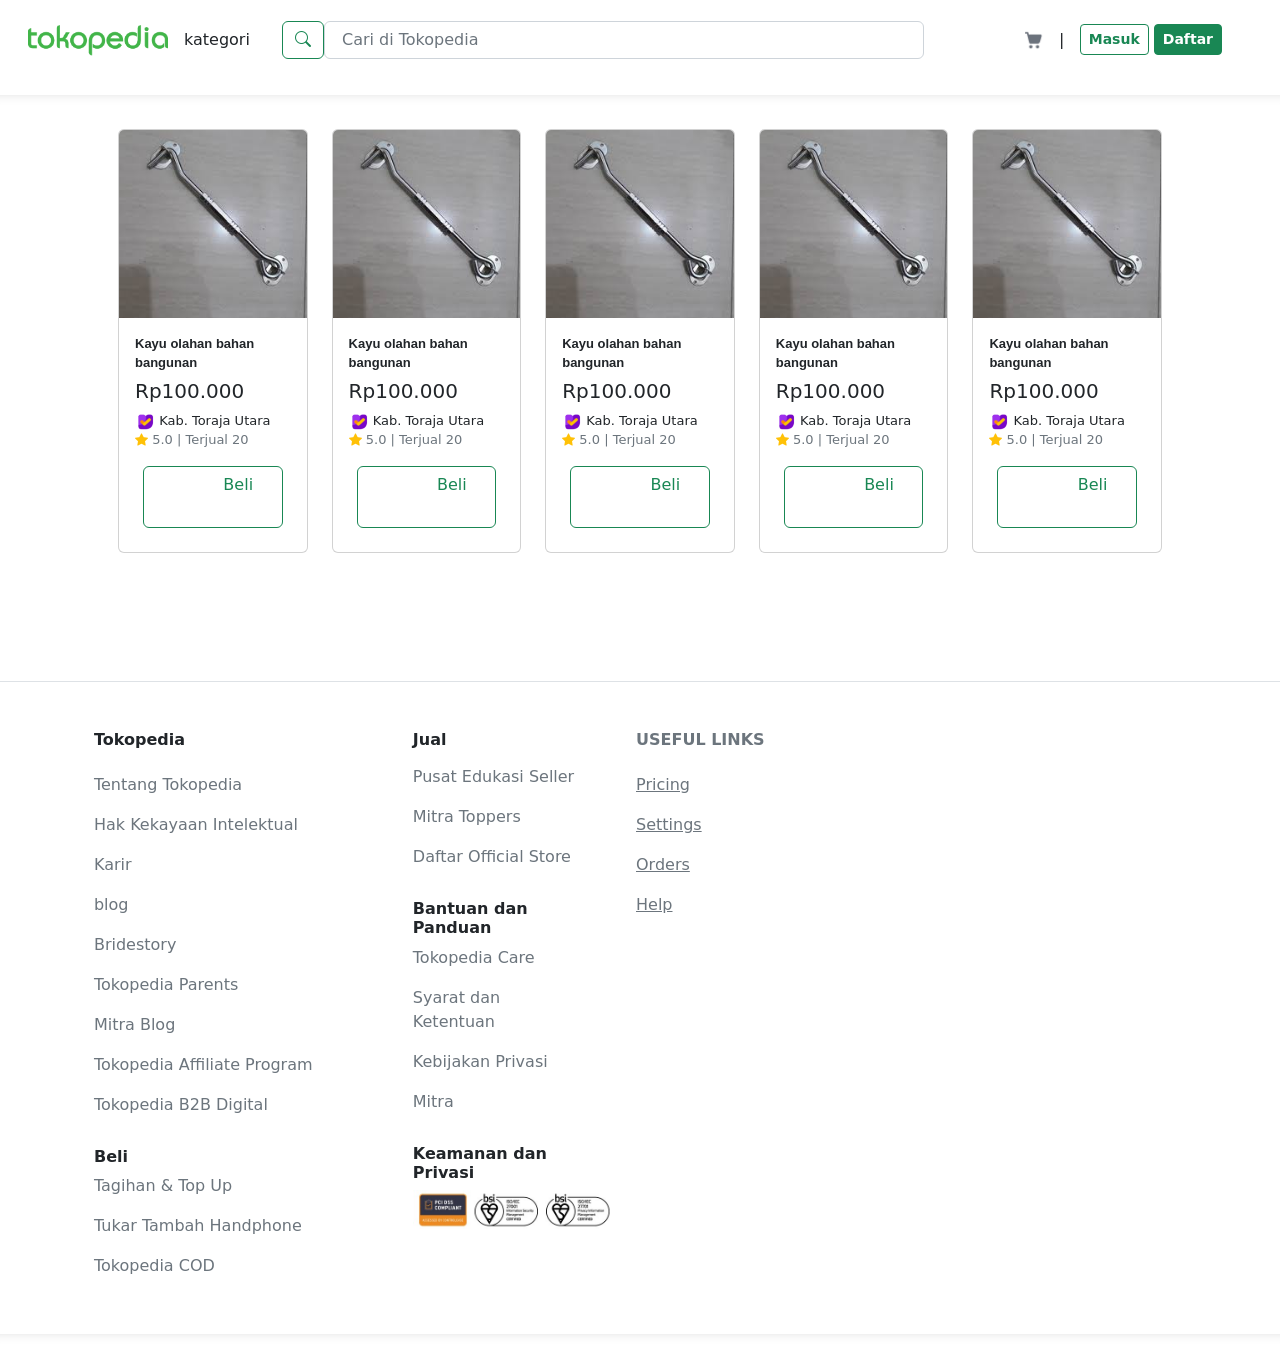
<file: public/user/index.html>
<!DOCTYPE html>
<html lang="en">

<head>
    <meta charset="utf-8" />
    <meta name="viewport" content="width=device-width, initial-scale=1, shrink-to-fit=no" />
    <meta name="description" content="" />
    <meta name="author" content="" />
    <title>Shop Homepage - Start Bootstrap Template</title>
    <!-- Favicon-->
    <link rel="icon" type="image/x-icon" href="assets/favicon.ico" />
    <!-- Bootstrap icons-->
    <link href="css/bootstrap-icons.css" rel="stylesheet" />
    <!-- Core theme CSS (includes Bootstrap)-->
    <link href="css/styles.css" rel="stylesheet" />
    <link href="assets/assets/vendor/bootstrap-icons/bootstrap-icons.css" rel="stylesheet">
</head>

<body>
    <!-- Navigation-->
    <nav class="navbar navbar-expand-lg ">
        <div class="container" style="margin-left: 20px;">
            <a class="navbar-brand" href="#!"><img src="img/tokopedia.png" style="width: 140px;" alt="" srcset=""></a>
            kategori
            <button class="navbar-toggler" type="button" data-bs-toggle="collapse"
                data-bs-target="#navbarSupportedContent" aria-controls="navbarSupportedContent" aria-expanded="false"
                aria-label="Toggle navigation"><span class="navbar-toggler-icon"></span></button>
            <div class="collapse navbar-collapse" id="navbarSupportedContent">
                <ul class="navbar-nav me-auto mb-2 mb-lg-0 ms-lg-4">
                    <li class="nav-item">
                        <a class="nav-link active" aria-current="page" href="#!">
                            <small>
                                <form class="d-flex">
                                    <button class="btn btn-outline-success" type="submit"><i
                                            class="bi bi-search"></i></button>
                                    <input style="width: 600px;" class="form-control input-sm" type="search"
                                        placeholder=" Cari di Tokopedia" aria-label="Search">
                                </form>
                            </small>
                        </a>
                    </li>
                </ul>
                <a href="#!"> <img src="img/keranjangFix.png" style="width: 20px;" alt="" srcset=""></a> &nbsp;&nbsp; |
                &nbsp;&nbsp;
                <form class="d-flex" style="margin-right: -70px;">
                    <button class="btn btn-sm btn-outline-success" data-bs-toggle="modal" data-bs-target="#loginModal"
                        type="button">
                        <b> Masuk</b>
                    </button> &nbsp;
                    <button class="btn btn-sm btn-success " type="button" data-bs-toggle="modal"
                        data-bs-target="#daftarModal">
                        <b> Daftar</b>
                    </button>
                </form>
                <!-- Modal Login -->
                <div class="modal fade" id="loginModal" tabindex="-1" aria-labelledby="loginModalLabel"
                    aria-hidden="true">
                    <div class="modal-dialog">
                        <div class="modal-content">
                            <div class="modal-header">
                                <h5 class="modal-title" id="loginModalLabel">Masuk</h5>
                                <button type="button" class="btn-close" data-bs-dismiss="modal"
                                    aria-label="Close"></button>
                            </div>
                            <div class="modal-body">
                                <form>
                                    <div class="mb-3">
                                        <label for="exampleInputEmail1" class="form-label">Username (Ho. HP)</label>
                                        <input type="text" class="form-control" id="exampleInputEmail1"
                                            aria-describedby="emailHelp">
                                    </div>
                                    <div class="mb-3">
                                        <label for="exampleInputPassword1" class="form-label">Password</label>
                                        <input type="password" class="form-control" id="exampleInputPassword1">
                                    </div>
                            </div>
                            <div class="modal-footer">
                                <button type="button" class="btn btn-secondary" data-bs-dismiss="modal">Keluar</button>
                                <button type="button" class="btn btn-success">Login <i
                                        class="bi bi-box-arrow-in-right"></i></button>
                            </div>
                            </form>
                        </div>
                    </div>
                </div>

                <!-- Modal Daftar -->
                <div class="modal fade" id="daftarModal" tabindex="-1" aria-labelledby="DaftarModalLabel"
                    aria-hidden="true">
                    <div class="modal-dialog">
                        <div class="modal-content">
                            <div class="modal-header">
                                <h5 class="modal-title" id="DaftarModalLabel">Daftar</h5>
                                <button type="button" class="btn-close" data-bs-dismiss="modal"
                                    aria-label="Close"></button>
                            </div>
                            <div class="modal-body">
                                <form>
                                    <div class="mb-3">
                                        <label for="exampleInputEmail1" class="form-label">Nama Lengkap</label>
                                        <input type="text" class="form-control" id="exampleInputEmail1"
                                            aria-describedby="emailHelp">
                                    </div>
                                    <div class="mb-3">
                                        <label for="exampleInputEmail1" class="form-label">Alamat</label>
                                        <input type="text" class="form-control" id="exampleInputEmail1"
                                            aria-describedby="emailHelp">
                                    </div>
                                    <div class="mb-3">
                                        <label for="exampleInputEmail1" class="form-label">Tanggal Lahir</label>
                                        <input type="date" class="form-control" id="exampleInputEmail1"
                                            aria-describedby="emailHelp">
                                    </div>
                                    <div class="mb-3">
                                        <label for="exampleInputEmail1" class="form-label">Nomor Handphone</label>
                                        <input type="text" class="form-control" id="exampleInputEmail1">
                                    </div>
                                    <div class="mb-3">
                                        <label for="exampleInputPassword1" class="form-label">Password</label>
                                        <input type="password" class="form-control" id="exampleInputPassword1">
                                    </div>
                                    <div class="mb-3">
                                        <label for="exampleInputPassword1" class="form-label">Konfirmasi
                                            Password</label>
                                        <input type="password" class="form-control" id="exampleInputPassword1">
                                    </div>
                            </div>
                            <div class="modal-footer">
                                <button type="button" class="btn btn-secondary" data-bs-dismiss="modal">Keluar</button>
                                <button type="button" class="btn btn-success">Daftar <i
                                        class="bi bi-box-arrow-in-right"></i></button>
                            </div>
                            </form>
                        </div>
                    </div>
                </div>
            </div>
        </div>
    </nav>
    <hr style="
     height: 10px;
     border: none;
     box-shadow: 0 10px 10px -10px #8c8c8c inset;">
    <!-- Section-->
    <section class="py-2">
        <div class="container px-4 px-lg-5">
            <div class="row row-cols-2 row-cols-md-3 row-cols-xl-5">
                <div class="col-sm-2 mb-5">

                    <div class="card h-100 " style="font-size: 13px;">
                        <!-- Product image-->
                        <img class="card-img-top" src="img/hakAngin.jpeg" alt="..." />

                        <!-- Product details-->
                        <div class="card-body">
                            <div class="">
                                <!-- Product name--> <b>
                                    <p class="" style="font-family: Duru Sans, Verdana, sans-serif;"> Kayu olahan bahan
                                        bangunan</p>
                                </b>
                                <!-- Product price-->
                                <h5 style="margin-top: -10px;">Rp100.000</h5>
                                <img src="img/contoh.png" style="width: 20px; margin-left:0px" alt=""> Kab. Toraja
                                Utara <br>
                                <div class="">
                                    <div class="bi-star-fill text-warning">
                                        <span class="text-muted">5.0 | Terjual 20</span>
                                    </div>
                                </div>
                            </div>
                        </div>
                        <!-- Product actions-->
                        <div class="card-footer p-4 pt-0 border-top-0 bg-transparent">
                            <div class=""><a class="btn btn-outline-success mt-auto" href="#">
                                    &nbsp;&nbsp;&nbsp;&nbsp;&nbsp;&nbsp;&nbsp;&nbsp;&nbsp; Beli
                                    &nbsp;&nbsp;&nbsp;&nbsp;&nbsp;&nbsp;&nbsp;&nbsp;&nbsp;</a>
                            </div>
                        </div>
                    </div>
                </div>
                <div class="col-sm-2 mb-5">

                    <div class="card h-100 " style="font-size: 13px;">
                        <!-- Product image-->
                        <img class="card-img-top" src="img/hakAngin.jpeg" alt="..." />

                        <!-- Product details-->
                        <div class="card-body">
                            <div class="">
                                <!-- Product name--> <b>
                                    <p class="" style="font-family: Duru Sans, Verdana, sans-serif;"> Kayu olahan bahan
                                        bangunan</p>
                                </b>
                                <!-- Product price-->
                                <h5 style="margin-top: -10px;">Rp100.000</h5>
                                <img src="img/contoh.png" style="width: 20px; margin-left:0px" alt=""> Kab. Toraja
                                Utara <br>
                                <div class="">
                                    <div class="bi-star-fill text-warning">
                                        <span class="text-muted">5.0 | Terjual 20</span>
                                    </div>
                                </div>
                            </div>
                        </div>
                        <!-- Product actions-->
                        <div class="card-footer p-4 pt-0 border-top-0 bg-transparent">
                            <div class=""><a class="btn btn-outline-success mt-auto" href="#">
                                    &nbsp;&nbsp;&nbsp;&nbsp;&nbsp;&nbsp;&nbsp;&nbsp;&nbsp; Beli
                                    &nbsp;&nbsp;&nbsp;&nbsp;&nbsp;&nbsp;&nbsp;&nbsp;&nbsp;</a>
                            </div>
                        </div>
                    </div>
                </div>

                <div class="col-sm-2 mb-5">

                    <div class="card h-100 " style="font-size: 13px;">
                        <!-- Product image-->
                        <img class="card-img-top" src="img/hakAngin.jpeg" alt="..." />

                        <!-- Product details-->
                        <div class="card-body">
                            <div class="">
                                <!-- Product name--> <b>
                                    <p class="" style="font-family: Duru Sans, Verdana, sans-serif;"> Kayu olahan bahan
                                        bangunan</p>
                                </b>
                                <!-- Product price-->
                                <h5 style="margin-top: -10px;">Rp100.000</h5>
                                <img src="img/contoh.png" style="width: 20px; margin-left:0px" alt=""> Kab. Toraja
                                Utara <br>
                                <div class="">
                                    <div class="bi-star-fill text-warning">
                                        <span class="text-muted">5.0 | Terjual 20</span>
                                    </div>
                                </div>
                            </div>
                        </div>
                        <!-- Product actions-->
                        <div class="card-footer p-4 pt-0 border-top-0 bg-transparent">
                            <div class=""><a class="btn btn-outline-success mt-auto" href="#">
                                    &nbsp;&nbsp;&nbsp;&nbsp;&nbsp;&nbsp;&nbsp;&nbsp;&nbsp; Beli
                                    &nbsp;&nbsp;&nbsp;&nbsp;&nbsp;&nbsp;&nbsp;&nbsp;&nbsp;</a>
                            </div>
                        </div>
                    </div>
                </div>
                <div class="col-sm-2 mb-5">

                    <div class="card h-100 " style="font-size: 13px;">
                        <!-- Product image-->
                        <img class="card-img-top" src="img/hakAngin.jpeg" alt="..." />

                        <!-- Product details-->
                        <div class="card-body">
                            <div class="">
                                <!-- Product name--> <b>
                                    <p class="" style="font-family: Duru Sans, Verdana, sans-serif;"> Kayu olahan bahan
                                        bangunan</p>
                                </b>
                                <!-- Product price-->
                                <h5 style="margin-top: -10px;">Rp100.000</h5>
                                <img src="img/contoh.png" style="width: 20px; margin-left:0px" alt=""> Kab. Toraja
                                Utara <br>
                                <div class="">
                                    <div class="bi-star-fill text-warning">
                                        <span class="text-muted">5.0 | Terjual 20</span>
                                    </div>
                                </div>
                            </div>
                        </div>
                        <!-- Product actions-->
                        <div class="card-footer p-4 pt-0 border-top-0 bg-transparent">
                            <div class=""><a class="btn btn-outline-success mt-auto" href="#">
                                    &nbsp;&nbsp;&nbsp;&nbsp;&nbsp;&nbsp;&nbsp;&nbsp;&nbsp; Beli
                                    &nbsp;&nbsp;&nbsp;&nbsp;&nbsp;&nbsp;&nbsp;&nbsp;&nbsp;</a>
                            </div>
                        </div>
                    </div>
                </div>
                <div class="col-sm-2 mb-5">

                    <div class="card h-100 " style="font-size: 13px;">
                        <!-- Product image-->
                        <img class="card-img-top" src="img/hakAngin.jpeg" alt="..." />

                        <!-- Product details-->
                        <div class="card-body">
                            <div class="">
                                <!-- Product name--> <b>
                                    <p class="" style="font-family: Duru Sans, Verdana, sans-serif;"> Kayu olahan bahan
                                        bangunan</p>
                                </b>
                                <!-- Product price-->
                                <h5 style="margin-top: -10px;">Rp100.000</h5>
                                <img src="img/contoh.png" style="width: 20px; margin-left:0px" alt=""> Kab. Toraja
                                Utara <br>
                                <div class="">
                                    <div class="bi-star-fill text-warning">
                                        <span class="text-muted">5.0 | Terjual 20</span>
                                    </div>
                                </div>
                            </div>
                        </div>
                        <!-- Product actions-->
                        <div class="card-footer p-4 pt-0 border-top-0 bg-transparent">
                            <div class=""><a class="btn btn-outline-success mt-auto" href="#">
                                    &nbsp;&nbsp;&nbsp;&nbsp;&nbsp;&nbsp;&nbsp;&nbsp;&nbsp; Beli
                                    &nbsp;&nbsp;&nbsp;&nbsp;&nbsp;&nbsp;&nbsp;&nbsp;&nbsp;</a>
                            </div>
                        </div>
                    </div>
                </div>
            </div>
        </div>
    </section>
    <!-- Footer -->
    <footer class=" text-muted">
        <!-- Section: Social media -->
        <section class="d-flex justify-content-lg-between p-4 border-bottom">

            <!-- Right -->
            <div>
                <a href="" class="me-4 text-reset">
                    <i class="fab fa-facebook-f"></i>
                </a>
                <a href="" class="me-4 text-reset">
                    <i class="fab fa-twitter"></i>
                </a>
                <a href="" class="me-4 text-reset">
                    <i class="fab fa-google"></i>
                </a>
                <a href="" class="me-4 text-reset">
                    <i class="fab fa-instagram"></i>
                </a>
                <a href="" class="me-4 text-reset">
                    <i class="fab fa-linkedin"></i>
                </a>
                <a href="" class="me-4 text-reset">
                    <i class="fab fa-github"></i>
                </a>
            </div>
            <!-- Right -->
        </section>
        <!-- Section: Social media -->

        <!-- Section: Links  -->
        <section class="" style="text-align: left;">
            <div class="container mt-5">
                <!-- Grid row -->
                <div class="row mt-3">
                    <!-- Grid column -->
                    <div class="col-md-3 col-lg-4 col-xl-3 mx-auto mb-4 ">
                        <!-- Content -->
                        <h6 class=" text-dark fw-bold mb-4">
                            Tokopedia
                        </h6>
                        <p>
                            Tentang Tokopedia
                        <p> Hak Kekayaan Intelektual </p>
                        <p> Karir </p>
                        <p> blog </p>
                        <p>Bridestory </p>
                        <p>Tokopedia Parents </p>
                        <p>Mitra Blog </p>
                        <p>Tokopedia Affiliate Program</p>
                        <p>Tokopedia B2B Digital</p>
                        </p>
                        <h6 class=" text-dark fw-bold" style="margin-top: 30px;">
                            Beli
                        </h6>
                        <p>
                            Tagihan & Top Up
                        <p> Tukar Tambah Handphone </p>
                        <p> Tokopedia COD </p>
                        </p>
                    </div>
                    <!-- Grid column -->

                    <!-- Grid column -->
                    <div class="col-md-2 col-lg-2 col-xl-2 mx-auto mb-4">
                        <!-- Links -->

                        <h6 class=" text-dark fw-bold mb-3">
                            Jual
                        </h6>
                        <p>
                            Pusat Edukasi Seller
                        <p> Mitra Toppers </p>
                        <p> Daftar Official Store </p>
                        </p>
                        <h6 class=" text-dark fw-bold" style="margin-top: 30px;">
                            Bantuan dan Panduan
                        </h6>
                        <p>
                            Tokopedia Care
                        <p> Syarat dan Ketentuan </p>
                        <p> Kebijakan Privasi </p>
                        <p> Mitra </p>
                        </p>
                        <h6 class=" text-dark fw-bold" style="margin-top: 30px;">
                            Keamanan dan Privasi
                        </h6>
                        <p>
                            <img src="img/keamanan.jpg" width="200px" alt="">
                        </p>
                    </div>
                    <!-- Grid column -->

                    <!-- Grid column -->
                    <div class="col-md-6 col-lg-6 col-xl-6 mx-auto mb-4 ">
                        <!-- Links -->
                        <h6 class="text-uppercase fw-bold mb-4">
                            Useful links
                        </h6>
                        <p>
                            <a href="#!" class="text-reset">Pricing</a>
                        </p>
                        <p>
                            <a href="#!" class="text-reset">Settings</a>
                        </p>
                        <p>
                            <a href="#!" class="text-reset">Orders</a>
                        </p>
                        <p>
                            <a href="#!" class="text-reset">Help</a>
                        </p>
                    </div>
                    <!-- Grid column -->
                </div>
                <!-- Grid row -->
            </div>
        </section>
        <hr style="
     height: 10px;
     border: none;
     box-shadow: 0 10px 10px -10px #8c8c8c inset;">
    </footer>
    <!-- Footer -->
    <!-- Bootstrap core JS-->
    <script src="https://cdn.jsdelivr.net/npm/bootstrap@5.2.3/dist/js/bootstrap.bundle.min.js"></script>
    <!-- Core theme JS-->
    <script src="js/scripts.js"></script>
</body>

</html>
</file>
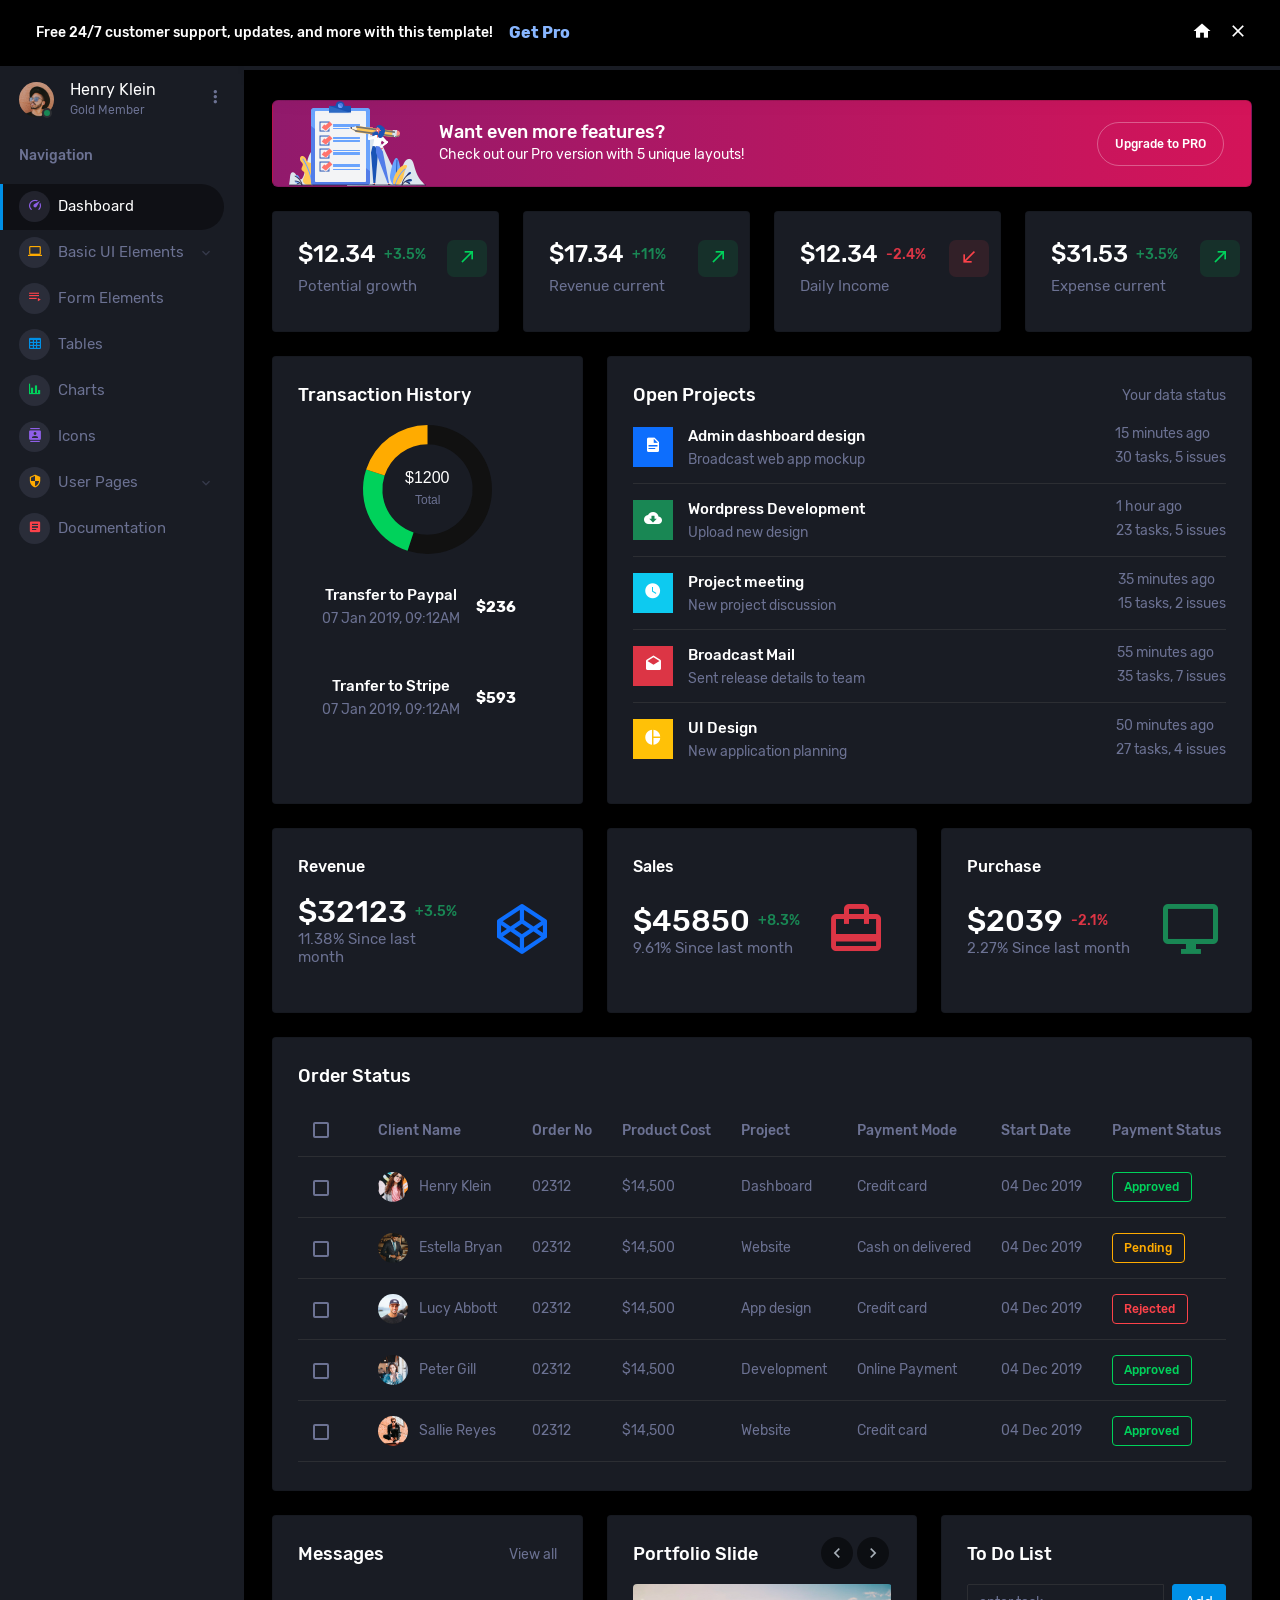
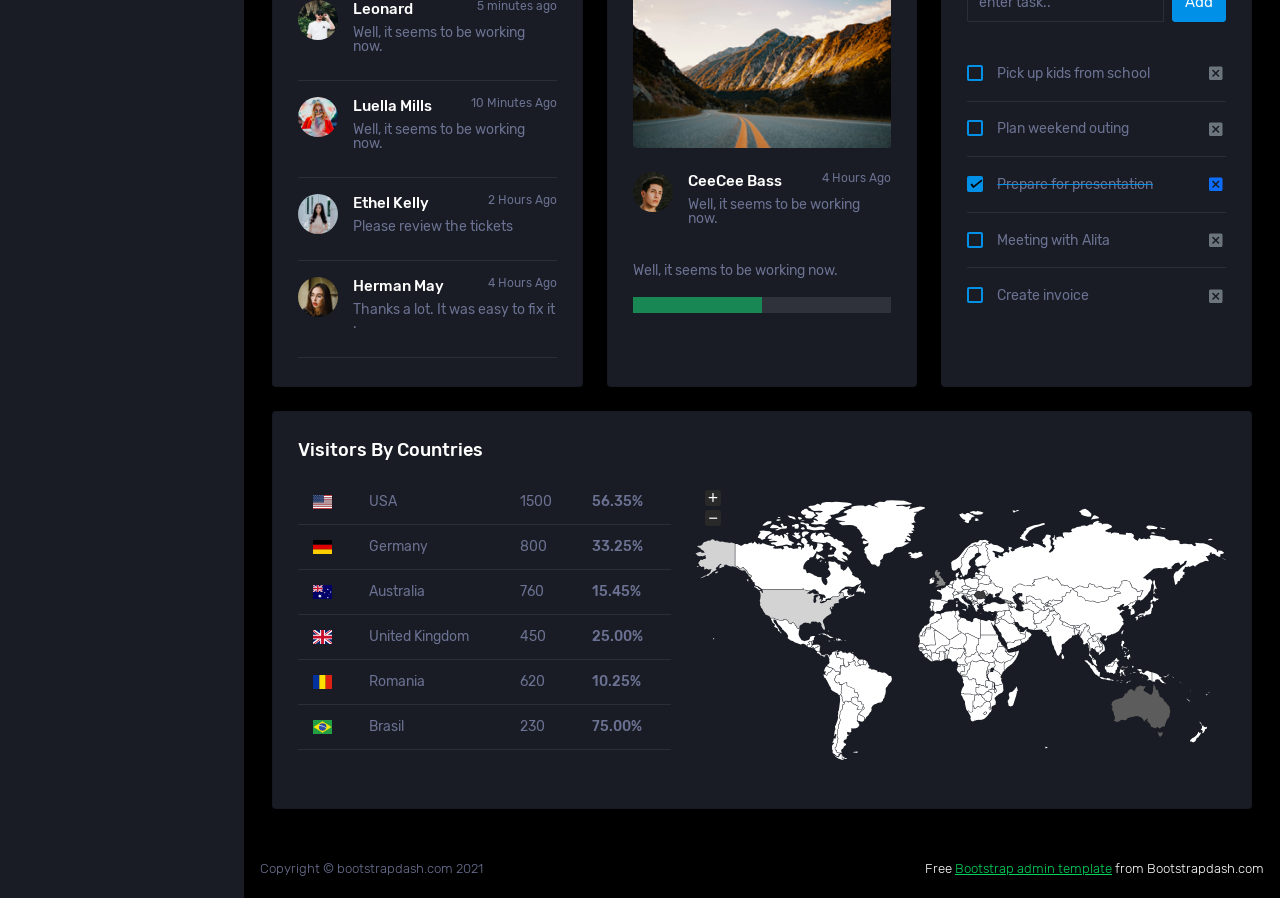
<file: public/admin/template/index.html>
<!DOCTYPE html>
<html lang="en">
  <head>
    <!-- Required meta tags -->
    <meta charset="utf-8">
    <meta name="viewport" content="width=device-width, initial-scale=1, shrink-to-fit=no">
    <title>Corona Admin</title>
    <!-- plugins:css -->
    <link rel="stylesheet" href="assets/vendors/mdi/css/materialdesignicons.min.css">
    <link rel="stylesheet" href="assets/vendors/css/vendor.bundle.base.css">
    <!-- endinject -->
    <!-- Plugin css for this page -->
    <link rel="stylesheet" href="assets/vendors/jvectormap/jquery-jvectormap.css">
    <link rel="stylesheet" href="assets/vendors/flag-icon-css/css/flag-icon.min.css">
    <link rel="stylesheet" href="assets/vendors/owl-carousel-2/owl.carousel.min.css">
    <link rel="stylesheet" href="assets/vendors/owl-carousel-2/owl.theme.default.min.css">
    <!-- End plugin css for this page -->
    <!-- inject:css -->
    <!-- endinject -->
    <!-- Layout styles -->
    <link rel="stylesheet" href="assets/css/style.css">
    <!-- End layout styles -->
    <link rel="shortcut icon" href="assets/images/favicon.png" />
  </head>
  <body>
    <div class="container-scroller">
      <div class="row p-0 m-0 proBanner" id="proBanner">
        <div class="col-md-12 p-0 m-0">
          <div class="card-body card-body-padding d-flex align-items-center justify-content-between">
            <div class="ps-lg-1">
              <div class="d-flex align-items-center justify-content-between">
                <p class="mb-0 font-weight-medium me-3 buy-now-text">Free 24/7 customer support, updates, and more with this template!</p>
                <a href="https://www.bootstrapdash.com/product/corona-free/?utm_source=organic&utm_medium=banner&utm_campaign=buynow_demo" target="_blank" class="btn me-2 buy-now-btn border-0">Get Pro</a>
              </div>
            </div>
            <div class="d-flex align-items-center justify-content-between">
              <a href="https://www.bootstrapdash.com/product/corona-free/"><i class="mdi mdi-home me-3 text-white"></i></a>
              <button id="bannerClose" class="btn border-0 p-0">
                <i class="mdi mdi-close text-white me-0"></i>
              </button>
            </div>
          </div>
        </div>
      </div>
      <!-- partial:partials/_sidebar.html -->
      <nav class="sidebar sidebar-offcanvas" id="sidebar">
        <div class="sidebar-brand-wrapper d-none d-lg-flex align-items-center justify-content-center fixed-top">
          <a class="sidebar-brand brand-logo" href="index.html"><img src="assets/images/logo.svg" alt="logo" /></a>
          <a class="sidebar-brand brand-logo-mini" href="index.html"><img src="assets/images/logo-mini.svg" alt="logo" /></a>
        </div>
        <ul class="nav">
          <li class="nav-item profile">
            <div class="profile-desc">
              <div class="profile-pic">
                <div class="count-indicator">
                  <img class="img-xs rounded-circle " src="assets/images/faces/face15.jpg" alt="">
                  <span class="count bg-success"></span>
                </div>
                <div class="profile-name">
                  <h5 class="mb-0 font-weight-normal">Henry Klein</h5>
                  <span>Gold Member</span>
                </div>
              </div>
              <a href="#" id="profile-dropdown" data-bs-toggle="dropdown"><i class="mdi mdi-dots-vertical"></i></a>
              <div class="dropdown-menu dropdown-menu-right sidebar-dropdown preview-list" aria-labelledby="profile-dropdown">
                <a href="#" class="dropdown-item preview-item">
                  <div class="preview-thumbnail">
                    <div class="preview-icon bg-dark rounded-circle">
                      <i class="mdi mdi-settings text-primary"></i>
                    </div>
                  </div>
                  <div class="preview-item-content">
                    <p class="preview-subject ellipsis mb-1 text-small">Account settings</p>
                  </div>
                </a>
                <div class="dropdown-divider"></div>
                <a href="#" class="dropdown-item preview-item">
                  <div class="preview-thumbnail">
                    <div class="preview-icon bg-dark rounded-circle">
                      <i class="mdi mdi-onepassword  text-info"></i>
                    </div>
                  </div>
                  <div class="preview-item-content">
                    <p class="preview-subject ellipsis mb-1 text-small">Change Password</p>
                  </div>
                </a>
                <div class="dropdown-divider"></div>
                <a href="#" class="dropdown-item preview-item">
                  <div class="preview-thumbnail">
                    <div class="preview-icon bg-dark rounded-circle">
                      <i class="mdi mdi-calendar-today text-success"></i>
                    </div>
                  </div>
                  <div class="preview-item-content">
                    <p class="preview-subject ellipsis mb-1 text-small">To-do list</p>
                  </div>
                </a>
              </div>
            </div>
          </li>
          <li class="nav-item nav-category">
            <span class="nav-link">Navigation</span>
          </li>
          <li class="nav-item menu-items">
            <a class="nav-link" href="index.html">
              <span class="menu-icon">
                <i class="mdi mdi-speedometer"></i>
              </span>
              <span class="menu-title">Dashboard</span>
            </a>
          </li>
          <li class="nav-item menu-items">
            <a class="nav-link" data-bs-toggle="collapse" href="#ui-basic" aria-expanded="false" aria-controls="ui-basic">
              <span class="menu-icon">
                <i class="mdi mdi-laptop"></i>
              </span>
              <span class="menu-title">Basic UI Elements</span>
              <i class="menu-arrow"></i>
            </a>
            <div class="collapse" id="ui-basic">
              <ul class="nav flex-column sub-menu">
                <li class="nav-item"> <a class="nav-link" href="pages/ui-features/buttons.html">Buttons</a></li>
                <li class="nav-item"> <a class="nav-link" href="pages/ui-features/dropdowns.html">Dropdowns</a></li>
                <li class="nav-item"> <a class="nav-link" href="pages/ui-features/typography.html">Typography</a></li>
              </ul>
            </div>
          </li>
          <li class="nav-item menu-items">
            <a class="nav-link" href="pages/forms/basic_elements.html">
              <span class="menu-icon">
                <i class="mdi mdi-playlist-play"></i>
              </span>
              <span class="menu-title">Form Elements</span>
            </a>
          </li>
          <li class="nav-item menu-items">
            <a class="nav-link" href="pages/tables/basic-table.html">
              <span class="menu-icon">
                <i class="mdi mdi-table-large"></i>
              </span>
              <span class="menu-title">Tables</span>
            </a>
          </li>
          <li class="nav-item menu-items">
            <a class="nav-link" href="pages/charts/chartjs.html">
              <span class="menu-icon">
                <i class="mdi mdi-chart-bar"></i>
              </span>
              <span class="menu-title">Charts</span>
            </a>
          </li>
          <li class="nav-item menu-items">
            <a class="nav-link" href="pages/icons/mdi.html">
              <span class="menu-icon">
                <i class="mdi mdi-contacts"></i>
              </span>
              <span class="menu-title">Icons</span>
            </a>
          </li>
          <li class="nav-item menu-items">
            <a class="nav-link" data-bs-toggle="collapse" href="#auth" aria-expanded="false" aria-controls="auth">
              <span class="menu-icon">
                <i class="mdi mdi-security"></i>
              </span>
              <span class="menu-title">User Pages</span>
              <i class="menu-arrow"></i>
            </a>
            <div class="collapse" id="auth">
              <ul class="nav flex-column sub-menu">
                <li class="nav-item"> <a class="nav-link" href="pages/samples/blank-page.html"> Blank Page </a></li>
                <li class="nav-item"> <a class="nav-link" href="pages/samples/error-404.html"> 404 </a></li>
                <li class="nav-item"> <a class="nav-link" href="pages/samples/error-500.html"> 500 </a></li>
                <li class="nav-item"> <a class="nav-link" href="pages/samples/login.html"> Login </a></li>
                <li class="nav-item"> <a class="nav-link" href="pages/samples/register.html"> Register </a></li>
              </ul>
            </div>
          </li>
          <li class="nav-item menu-items">
            <a class="nav-link" href="http://www.bootstrapdash.com/demo/corona-free/jquery/documentation/documentation.html">
              <span class="menu-icon">
                <i class="mdi mdi-file-document-box"></i>
              </span>
              <span class="menu-title">Documentation</span>
            </a>
          </li>
        </ul>
      </nav>
      <!-- partial -->
      <div class="container-fluid page-body-wrapper">
        <!-- partial:partials/_navbar.html -->
        <nav class="navbar p-0 fixed-top d-flex flex-row">
          <div class="navbar-brand-wrapper d-flex d-lg-none align-items-center justify-content-center">
            <a class="navbar-brand brand-logo-mini" href="index.html"><img src="assets/images/logo-mini.svg" alt="logo" /></a>
          </div>
          <div class="navbar-menu-wrapper flex-grow d-flex align-items-stretch">
            <button class="navbar-toggler navbar-toggler align-self-center" type="button" data-toggle="minimize">
              <span class="mdi mdi-menu"></span>
            </button>
            <ul class="navbar-nav w-100">
              <li class="nav-item w-100">
                <form class="nav-link mt-2 mt-md-0 d-none d-lg-flex search">
                  <input type="text" class="form-control" placeholder="Search products">
                </form>
              </li>
            </ul>
            <ul class="navbar-nav navbar-nav-right">
              <li class="nav-item dropdown d-none d-lg-block">
                <a class="nav-link btn btn-success create-new-button" id="createbuttonDropdown" data-bs-toggle="dropdown" aria-expanded="false" href="#">+ Create New Project</a>
                <div class="dropdown-menu dropdown-menu-right navbar-dropdown preview-list" aria-labelledby="createbuttonDropdown">
                  <h6 class="p-3 mb-0">Projects</h6>
                  <div class="dropdown-divider"></div>
                  <a class="dropdown-item preview-item">
                    <div class="preview-thumbnail">
                      <div class="preview-icon bg-dark rounded-circle">
                        <i class="mdi mdi-file-outline text-primary"></i>
                      </div>
                    </div>
                    <div class="preview-item-content">
                      <p class="preview-subject ellipsis mb-1">Software Development</p>
                    </div>
                  </a>
                  <div class="dropdown-divider"></div>
                  <a class="dropdown-item preview-item">
                    <div class="preview-thumbnail">
                      <div class="preview-icon bg-dark rounded-circle">
                        <i class="mdi mdi-web text-info"></i>
                      </div>
                    </div>
                    <div class="preview-item-content">
                      <p class="preview-subject ellipsis mb-1">UI Development</p>
                    </div>
                  </a>
                  <div class="dropdown-divider"></div>
                  <a class="dropdown-item preview-item">
                    <div class="preview-thumbnail">
                      <div class="preview-icon bg-dark rounded-circle">
                        <i class="mdi mdi-layers text-danger"></i>
                      </div>
                    </div>
                    <div class="preview-item-content">
                      <p class="preview-subject ellipsis mb-1">Software Testing</p>
                    </div>
                  </a>
                  <div class="dropdown-divider"></div>
                  <p class="p-3 mb-0 text-center">See all projects</p>
                </div>
              </li>
              <li class="nav-item nav-settings d-none d-lg-block">
                <a class="nav-link" href="#">
                  <i class="mdi mdi-view-grid"></i>
                </a>
              </li>
              <li class="nav-item dropdown border-left">
                <a class="nav-link count-indicator dropdown-toggle" id="messageDropdown" href="#" data-bs-toggle="dropdown" aria-expanded="false">
                  <i class="mdi mdi-email"></i>
                  <span class="count bg-success"></span>
                </a>
                <div class="dropdown-menu dropdown-menu-right navbar-dropdown preview-list" aria-labelledby="messageDropdown">
                  <h6 class="p-3 mb-0">Messages</h6>
                  <div class="dropdown-divider"></div>
                  <a class="dropdown-item preview-item">
                    <div class="preview-thumbnail">
                      <img src="assets/images/faces/face4.jpg" alt="image" class="rounded-circle profile-pic">
                    </div>
                    <div class="preview-item-content">
                      <p class="preview-subject ellipsis mb-1">Mark send you a message</p>
                      <p class="text-muted mb-0"> 1 Minutes ago </p>
                    </div>
                  </a>
                  <div class="dropdown-divider"></div>
                  <a class="dropdown-item preview-item">
                    <div class="preview-thumbnail">
                      <img src="assets/images/faces/face2.jpg" alt="image" class="rounded-circle profile-pic">
                    </div>
                    <div class="preview-item-content">
                      <p class="preview-subject ellipsis mb-1">Cregh send you a message</p>
                      <p class="text-muted mb-0"> 15 Minutes ago </p>
                    </div>
                  </a>
                  <div class="dropdown-divider"></div>
                  <a class="dropdown-item preview-item">
                    <div class="preview-thumbnail">
                      <img src="assets/images/faces/face3.jpg" alt="image" class="rounded-circle profile-pic">
                    </div>
                    <div class="preview-item-content">
                      <p class="preview-subject ellipsis mb-1">Profile picture updated</p>
                      <p class="text-muted mb-0"> 18 Minutes ago </p>
                    </div>
                  </a>
                  <div class="dropdown-divider"></div>
                  <p class="p-3 mb-0 text-center">4 new messages</p>
                </div>
              </li>
              <li class="nav-item dropdown border-left">
                <a class="nav-link count-indicator dropdown-toggle" id="notificationDropdown" href="#" data-bs-toggle="dropdown">
                  <i class="mdi mdi-bell"></i>
                  <span class="count bg-danger"></span>
                </a>
                <div class="dropdown-menu dropdown-menu-right navbar-dropdown preview-list" aria-labelledby="notificationDropdown">
                  <h6 class="p-3 mb-0">Notifications</h6>
                  <div class="dropdown-divider"></div>
                  <a class="dropdown-item preview-item">
                    <div class="preview-thumbnail">
                      <div class="preview-icon bg-dark rounded-circle">
                        <i class="mdi mdi-calendar text-success"></i>
                      </div>
                    </div>
                    <div class="preview-item-content">
                      <p class="preview-subject mb-1">Event today</p>
                      <p class="text-muted ellipsis mb-0"> Just a reminder that you have an event today </p>
                    </div>
                  </a>
                  <div class="dropdown-divider"></div>
                  <a class="dropdown-item preview-item">
                    <div class="preview-thumbnail">
                      <div class="preview-icon bg-dark rounded-circle">
                        <i class="mdi mdi-settings text-danger"></i>
                      </div>
                    </div>
                    <div class="preview-item-content">
                      <p class="preview-subject mb-1">Settings</p>
                      <p class="text-muted ellipsis mb-0"> Update dashboard </p>
                    </div>
                  </a>
                  <div class="dropdown-divider"></div>
                  <a class="dropdown-item preview-item">
                    <div class="preview-thumbnail">
                      <div class="preview-icon bg-dark rounded-circle">
                        <i class="mdi mdi-link-variant text-warning"></i>
                      </div>
                    </div>
                    <div class="preview-item-content">
                      <p class="preview-subject mb-1">Launch Admin</p>
                      <p class="text-muted ellipsis mb-0"> New admin wow! </p>
                    </div>
                  </a>
                  <div class="dropdown-divider"></div>
                  <p class="p-3 mb-0 text-center">See all notifications</p>
                </div>
              </li>
              <li class="nav-item dropdown">
                <a class="nav-link" id="profileDropdown" href="#" data-bs-toggle="dropdown">
                  <div class="navbar-profile">
                    <img class="img-xs rounded-circle" src="assets/images/faces/face15.jpg" alt="">
                    <p class="mb-0 d-none d-sm-block navbar-profile-name">Henry Klein</p>
                    <i class="mdi mdi-menu-down d-none d-sm-block"></i>
                  </div>
                </a>
                <div class="dropdown-menu dropdown-menu-right navbar-dropdown preview-list" aria-labelledby="profileDropdown">
                  <h6 class="p-3 mb-0">Profile</h6>
                  <div class="dropdown-divider"></div>
                  <a class="dropdown-item preview-item">
                    <div class="preview-thumbnail">
                      <div class="preview-icon bg-dark rounded-circle">
                        <i class="mdi mdi-settings text-success"></i>
                      </div>
                    </div>
                    <div class="preview-item-content">
                      <p class="preview-subject mb-1">Settings</p>
                    </div>
                  </a>
                  <div class="dropdown-divider"></div>
                  <a class="dropdown-item preview-item">
                    <div class="preview-thumbnail">
                      <div class="preview-icon bg-dark rounded-circle">
                        <i class="mdi mdi-logout text-danger"></i>
                      </div>
                    </div>
                    <div class="preview-item-content">
                      <p class="preview-subject mb-1">Log out</p>
                    </div>
                  </a>
                  <div class="dropdown-divider"></div>
                  <p class="p-3 mb-0 text-center">Advanced settings</p>
                </div>
              </li>
            </ul>
            <button class="navbar-toggler navbar-toggler-right d-lg-none align-self-center" type="button" data-toggle="offcanvas">
              <span class="mdi mdi-format-line-spacing"></span>
            </button>
          </div>
        </nav>
        <!-- partial -->
        <div class="main-panel">
          <div class="content-wrapper">
            <div class="row">
              <div class="col-12 grid-margin stretch-card">
                <div class="card corona-gradient-card">
                  <div class="card-body py-0 px-0 px-sm-3">
                    <div class="row align-items-center">
                      <div class="col-4 col-sm-3 col-xl-2">
                        <img src="assets/images/dashboard/Group126@2x.png" class="gradient-corona-img img-fluid" alt="">
                      </div>
                      <div class="col-5 col-sm-7 col-xl-8 p-0">
                        <h4 class="mb-1 mb-sm-0">Want even more features?</h4>
                        <p class="mb-0 font-weight-normal d-none d-sm-block">Check out our Pro version with 5 unique layouts!</p>
                      </div>
                      <div class="col-3 col-sm-2 col-xl-2 ps-0 text-center">
                        <span>
                          <a href="https://www.bootstrapdash.com/product/corona-admin-template/" target="_blank" class="btn btn-outline-light btn-rounded get-started-btn">Upgrade to PRO</a>
                        </span>
                      </div>
                    </div>
                  </div>
                </div>
              </div>
            </div>
            <div class="row">
              <div class="col-xl-3 col-sm-6 grid-margin stretch-card">
                <div class="card">
                  <div class="card-body">
                    <div class="row">
                      <div class="col-9">
                        <div class="d-flex align-items-center align-self-start">
                          <h3 class="mb-0">$12.34</h3>
                          <p class="text-success ms-2 mb-0 font-weight-medium">+3.5%</p>
                        </div>
                      </div>
                      <div class="col-3">
                        <div class="icon icon-box-success ">
                          <span class="mdi mdi-arrow-top-right icon-item"></span>
                        </div>
                      </div>
                    </div>
                    <h6 class="text-muted font-weight-normal">Potential growth</h6>
                  </div>
                </div>
              </div>
              <div class="col-xl-3 col-sm-6 grid-margin stretch-card">
                <div class="card">
                  <div class="card-body">
                    <div class="row">
                      <div class="col-9">
                        <div class="d-flex align-items-center align-self-start">
                          <h3 class="mb-0">$17.34</h3>
                          <p class="text-success ms-2 mb-0 font-weight-medium">+11%</p>
                        </div>
                      </div>
                      <div class="col-3">
                        <div class="icon icon-box-success">
                          <span class="mdi mdi-arrow-top-right icon-item"></span>
                        </div>
                      </div>
                    </div>
                    <h6 class="text-muted font-weight-normal">Revenue current</h6>
                  </div>
                </div>
              </div>
              <div class="col-xl-3 col-sm-6 grid-margin stretch-card">
                <div class="card">
                  <div class="card-body">
                    <div class="row">
                      <div class="col-9">
                        <div class="d-flex align-items-center align-self-start">
                          <h3 class="mb-0">$12.34</h3>
                          <p class="text-danger ms-2 mb-0 font-weight-medium">-2.4%</p>
                        </div>
                      </div>
                      <div class="col-3">
                        <div class="icon icon-box-danger">
                          <span class="mdi mdi-arrow-bottom-left icon-item"></span>
                        </div>
                      </div>
                    </div>
                    <h6 class="text-muted font-weight-normal">Daily Income</h6>
                  </div>
                </div>
              </div>
              <div class="col-xl-3 col-sm-6 grid-margin stretch-card">
                <div class="card">
                  <div class="card-body">
                    <div class="row">
                      <div class="col-9">
                        <div class="d-flex align-items-center align-self-start">
                          <h3 class="mb-0">$31.53</h3>
                          <p class="text-success ms-2 mb-0 font-weight-medium">+3.5%</p>
                        </div>
                      </div>
                      <div class="col-3">
                        <div class="icon icon-box-success ">
                          <span class="mdi mdi-arrow-top-right icon-item"></span>
                        </div>
                      </div>
                    </div>
                    <h6 class="text-muted font-weight-normal">Expense current</h6>
                  </div>
                </div>
              </div>
            </div>
            <div class="row">
              <div class="col-md-4 grid-margin stretch-card">
                <div class="card">
                  <div class="card-body">
                    <h4 class="card-title">Transaction History</h4>
                    <canvas id="transaction-history" class="transaction-chart"></canvas>
                    <div class="bg-gray-dark d-flex d-md-block d-xl-flex flex-row py-3 px-4 px-md-3 px-xl-4 rounded mt-3">
                      <div class="text-md-center text-xl-left">
                        <h6 class="mb-1">Transfer to Paypal</h6>
                        <p class="text-muted mb-0">07 Jan 2019, 09:12AM</p>
                      </div>
                      <div class="align-self-center flex-grow text-right text-md-center text-xl-right py-md-2 py-xl-0">
                        <h6 class="font-weight-bold mb-0">$236</h6>
                      </div>
                    </div>
                    <div class="bg-gray-dark d-flex d-md-block d-xl-flex flex-row py-3 px-4 px-md-3 px-xl-4 rounded mt-3">
                      <div class="text-md-center text-xl-left">
                        <h6 class="mb-1">Tranfer to Stripe</h6>
                        <p class="text-muted mb-0">07 Jan 2019, 09:12AM</p>
                      </div>
                      <div class="align-self-center flex-grow text-right text-md-center text-xl-right py-md-2 py-xl-0">
                        <h6 class="font-weight-bold mb-0">$593</h6>
                      </div>
                    </div>
                  </div>
                </div>
              </div>
              <div class="col-md-8 grid-margin stretch-card">
                <div class="card">
                  <div class="card-body">
                    <div class="d-flex flex-row justify-content-between">
                      <h4 class="card-title mb-1">Open Projects</h4>
                      <p class="text-muted mb-1">Your data status</p>
                    </div>
                    <div class="row">
                      <div class="col-12">
                        <div class="preview-list">
                          <div class="preview-item border-bottom">
                            <div class="preview-thumbnail">
                              <div class="preview-icon bg-primary">
                                <i class="mdi mdi-file-document"></i>
                              </div>
                            </div>
                            <div class="preview-item-content d-sm-flex flex-grow">
                              <div class="flex-grow">
                                <h6 class="preview-subject">Admin dashboard design</h6>
                                <p class="text-muted mb-0">Broadcast web app mockup</p>
                              </div>
                              <div class="me-auto text-sm-right pt-2 pt-sm-0">
                                <p class="text-muted">15 minutes ago</p>
                                <p class="text-muted mb-0">30 tasks, 5 issues </p>
                              </div>
                            </div>
                          </div>
                          <div class="preview-item border-bottom">
                            <div class="preview-thumbnail">
                              <div class="preview-icon bg-success">
                                <i class="mdi mdi-cloud-download"></i>
                              </div>
                            </div>
                            <div class="preview-item-content d-sm-flex flex-grow">
                              <div class="flex-grow">
                                <h6 class="preview-subject">Wordpress Development</h6>
                                <p class="text-muted mb-0">Upload new design</p>
                              </div>
                              <div class="me-auto text-sm-right pt-2 pt-sm-0">
                                <p class="text-muted">1 hour ago</p>
                                <p class="text-muted mb-0">23 tasks, 5 issues </p>
                              </div>
                            </div>
                          </div>
                          <div class="preview-item border-bottom">
                            <div class="preview-thumbnail">
                              <div class="preview-icon bg-info">
                                <i class="mdi mdi-clock"></i>
                              </div>
                            </div>
                            <div class="preview-item-content d-sm-flex flex-grow">
                              <div class="flex-grow">
                                <h6 class="preview-subject">Project meeting</h6>
                                <p class="text-muted mb-0">New project discussion</p>
                              </div>
                              <div class="me-auto text-sm-right pt-2 pt-sm-0">
                                <p class="text-muted">35 minutes ago</p>
                                <p class="text-muted mb-0">15 tasks, 2 issues</p>
                              </div>
                            </div>
                          </div>
                          <div class="preview-item border-bottom">
                            <div class="preview-thumbnail">
                              <div class="preview-icon bg-danger">
                                <i class="mdi mdi-email-open"></i>
                              </div>
                            </div>
                            <div class="preview-item-content d-sm-flex flex-grow">
                              <div class="flex-grow">
                                <h6 class="preview-subject">Broadcast Mail</h6>
                                <p class="text-muted mb-0">Sent release details to team</p>
                              </div>
                              <div class="me-auto text-sm-right pt-2 pt-sm-0">
                                <p class="text-muted">55 minutes ago</p>
                                <p class="text-muted mb-0">35 tasks, 7 issues </p>
                              </div>
                            </div>
                          </div>
                          <div class="preview-item">
                            <div class="preview-thumbnail">
                              <div class="preview-icon bg-warning">
                                <i class="mdi mdi-chart-pie"></i>
                              </div>
                            </div>
                            <div class="preview-item-content d-sm-flex flex-grow">
                              <div class="flex-grow">
                                <h6 class="preview-subject">UI Design</h6>
                                <p class="text-muted mb-0">New application planning</p>
                              </div>
                              <div class="me-auto text-sm-right pt-2 pt-sm-0">
                                <p class="text-muted">50 minutes ago</p>
                                <p class="text-muted mb-0">27 tasks, 4 issues </p>
                              </div>
                            </div>
                          </div>
                        </div>
                      </div>
                    </div>
                  </div>
                </div>
              </div>
            </div>
            <div class="row">
              <div class="col-sm-4 grid-margin">
                <div class="card">
                  <div class="card-body">
                    <h5>Revenue</h5>
                    <div class="row">
                      <div class="col-8 col-sm-12 col-xl-8 my-auto">
                        <div class="d-flex d-sm-block d-md-flex align-items-center">
                          <h2 class="mb-0">$32123</h2>
                          <p class="text-success ms-2 mb-0 font-weight-medium">+3.5%</p>
                        </div>
                        <h6 class="text-muted font-weight-normal">11.38% Since last month</h6>
                      </div>
                      <div class="col-4 col-sm-12 col-xl-4 text-center text-xl-right">
                        <i class="icon-lg mdi mdi-codepen text-primary ms-auto"></i>
                      </div>
                    </div>
                  </div>
                </div>
              </div>
              <div class="col-sm-4 grid-margin">
                <div class="card">
                  <div class="card-body">
                    <h5>Sales</h5>
                    <div class="row">
                      <div class="col-8 col-sm-12 col-xl-8 my-auto">
                        <div class="d-flex d-sm-block d-md-flex align-items-center">
                          <h2 class="mb-0">$45850</h2>
                          <p class="text-success ms-2 mb-0 font-weight-medium">+8.3%</p>
                        </div>
                        <h6 class="text-muted font-weight-normal"> 9.61% Since last month</h6>
                      </div>
                      <div class="col-4 col-sm-12 col-xl-4 text-center text-xl-right">
                        <i class="icon-lg mdi mdi-wallet-travel text-danger ms-auto"></i>
                      </div>
                    </div>
                  </div>
                </div>
              </div>
              <div class="col-sm-4 grid-margin">
                <div class="card">
                  <div class="card-body">
                    <h5>Purchase</h5>
                    <div class="row">
                      <div class="col-8 col-sm-12 col-xl-8 my-auto">
                        <div class="d-flex d-sm-block d-md-flex align-items-center">
                          <h2 class="mb-0">$2039</h2>
                          <p class="text-danger ms-2 mb-0 font-weight-medium">-2.1% </p>
                        </div>
                        <h6 class="text-muted font-weight-normal">2.27% Since last month</h6>
                      </div>
                      <div class="col-4 col-sm-12 col-xl-4 text-center text-xl-right">
                        <i class="icon-lg mdi mdi-monitor text-success ms-auto"></i>
                      </div>
                    </div>
                  </div>
                </div>
              </div>
            </div>
            <div class="row ">
              <div class="col-12 grid-margin">
                <div class="card">
                  <div class="card-body">
                    <h4 class="card-title">Order Status</h4>
                    <div class="table-responsive">
                      <table class="table">
                        <thead>
                          <tr>
                            <th>
                              <div class="form-check form-check-muted m-0">
                                <label class="form-check-label">
                                  <input type="checkbox" class="form-check-input">
                                </label>
                              </div>
                            </th>
                            <th> Client Name </th>
                            <th> Order No </th>
                            <th> Product Cost </th>
                            <th> Project </th>
                            <th> Payment Mode </th>
                            <th> Start Date </th>
                            <th> Payment Status </th>
                          </tr>
                        </thead>
                        <tbody>
                          <tr>
                            <td>
                              <div class="form-check form-check-muted m-0">
                                <label class="form-check-label">
                                  <input type="checkbox" class="form-check-input">
                                </label>
                              </div>
                            </td>
                            <td>
                              <img src="assets/images/faces/face1.jpg" alt="image" />
                              <span class="ps-2">Henry Klein</span>
                            </td>
                            <td> 02312 </td>
                            <td> $14,500 </td>
                            <td> Dashboard </td>
                            <td> Credit card </td>
                            <td> 04 Dec 2019 </td>
                            <td>
                              <div class="badge badge-outline-success">Approved</div>
                            </td>
                          </tr>
                          <tr>
                            <td>
                              <div class="form-check form-check-muted m-0">
                                <label class="form-check-label">
                                  <input type="checkbox" class="form-check-input">
                                </label>
                              </div>
                            </td>
                            <td>
                              <img src="assets/images/faces/face2.jpg" alt="image" />
                              <span class="ps-2">Estella Bryan</span>
                            </td>
                            <td> 02312 </td>
                            <td> $14,500 </td>
                            <td> Website </td>
                            <td> Cash on delivered </td>
                            <td> 04 Dec 2019 </td>
                            <td>
                              <div class="badge badge-outline-warning">Pending</div>
                            </td>
                          </tr>
                          <tr>
                            <td>
                              <div class="form-check form-check-muted m-0">
                                <label class="form-check-label">
                                  <input type="checkbox" class="form-check-input">
                                </label>
                              </div>
                            </td>
                            <td>
                              <img src="assets/images/faces/face5.jpg" alt="image" />
                              <span class="ps-2">Lucy Abbott</span>
                            </td>
                            <td> 02312 </td>
                            <td> $14,500 </td>
                            <td> App design </td>
                            <td> Credit card </td>
                            <td> 04 Dec 2019 </td>
                            <td>
                              <div class="badge badge-outline-danger">Rejected</div>
                            </td>
                          </tr>
                          <tr>
                            <td>
                              <div class="form-check form-check-muted m-0">
                                <label class="form-check-label">
                                  <input type="checkbox" class="form-check-input">
                                </label>
                              </div>
                            </td>
                            <td>
                              <img src="assets/images/faces/face3.jpg" alt="image" />
                              <span class="ps-2">Peter Gill</span>
                            </td>
                            <td> 02312 </td>
                            <td> $14,500 </td>
                            <td> Development </td>
                            <td> Online Payment </td>
                            <td> 04 Dec 2019 </td>
                            <td>
                              <div class="badge badge-outline-success">Approved</div>
                            </td>
                          </tr>
                          <tr>
                            <td>
                              <div class="form-check form-check-muted m-0">
                                <label class="form-check-label">
                                  <input type="checkbox" class="form-check-input">
                                </label>
                              </div>
                            </td>
                            <td>
                              <img src="assets/images/faces/face4.jpg" alt="image" />
                              <span class="ps-2">Sallie Reyes</span>
                            </td>
                            <td> 02312 </td>
                            <td> $14,500 </td>
                            <td> Website </td>
                            <td> Credit card </td>
                            <td> 04 Dec 2019 </td>
                            <td>
                              <div class="badge badge-outline-success">Approved</div>
                            </td>
                          </tr>
                        </tbody>
                      </table>
                    </div>
                  </div>
                </div>
              </div>
            </div>
            <div class="row">
              <div class="col-md-6 col-xl-4 grid-margin stretch-card">
                <div class="card">
                  <div class="card-body">
                    <div class="d-flex flex-row justify-content-between">
                      <h4 class="card-title">Messages</h4>
                      <p class="text-muted mb-1 small">View all</p>
                    </div>
                    <div class="preview-list">
                      <div class="preview-item border-bottom">
                        <div class="preview-thumbnail">
                          <img src="assets/images/faces/face6.jpg" alt="image" class="rounded-circle" />
                        </div>
                        <div class="preview-item-content d-flex flex-grow">
                          <div class="flex-grow">
                            <div class="d-flex d-md-block d-xl-flex justify-content-between">
                              <h6 class="preview-subject">Leonard</h6>
                              <p class="text-muted text-small">5 minutes ago</p>
                            </div>
                            <p class="text-muted">Well, it seems to be working now.</p>
                          </div>
                        </div>
                      </div>
                      <div class="preview-item border-bottom">
                        <div class="preview-thumbnail">
                          <img src="assets/images/faces/face8.jpg" alt="image" class="rounded-circle" />
                        </div>
                        <div class="preview-item-content d-flex flex-grow">
                          <div class="flex-grow">
                            <div class="d-flex d-md-block d-xl-flex justify-content-between">
                              <h6 class="preview-subject">Luella Mills</h6>
                              <p class="text-muted text-small">10 Minutes Ago</p>
                            </div>
                            <p class="text-muted">Well, it seems to be working now.</p>
                          </div>
                        </div>
                      </div>
                      <div class="preview-item border-bottom">
                        <div class="preview-thumbnail">
                          <img src="assets/images/faces/face9.jpg" alt="image" class="rounded-circle" />
                        </div>
                        <div class="preview-item-content d-flex flex-grow">
                          <div class="flex-grow">
                            <div class="d-flex d-md-block d-xl-flex justify-content-between">
                              <h6 class="preview-subject">Ethel Kelly</h6>
                              <p class="text-muted text-small">2 Hours Ago</p>
                            </div>
                            <p class="text-muted">Please review the tickets</p>
                          </div>
                        </div>
                      </div>
                      <div class="preview-item border-bottom">
                        <div class="preview-thumbnail">
                          <img src="assets/images/faces/face11.jpg" alt="image" class="rounded-circle" />
                        </div>
                        <div class="preview-item-content d-flex flex-grow">
                          <div class="flex-grow">
                            <div class="d-flex d-md-block d-xl-flex justify-content-between">
                              <h6 class="preview-subject">Herman May</h6>
                              <p class="text-muted text-small">4 Hours Ago</p>
                            </div>
                            <p class="text-muted">Thanks a lot. It was easy to fix it .</p>
                          </div>
                        </div>
                      </div>
                    </div>
                  </div>
                </div>
              </div>
              <div class="col-md-6 col-xl-4 grid-margin stretch-card">
                <div class="card">
                  <div class="card-body">
                    <h4 class="card-title">Portfolio Slide</h4>
                    <div class="owl-carousel owl-theme full-width owl-carousel-dash portfolio-carousel" id="owl-carousel-basic">
                      <div class="item">
                        <img src="assets/images/dashboard/Rectangle.jpg" alt="">
                      </div>
                      <div class="item">
                        <img src="assets/images/dashboard/Img_5.jpg" alt="">
                      </div>
                      <div class="item">
                        <img src="assets/images/dashboard/img_6.jpg" alt="">
                      </div>
                    </div>
                    <div class="d-flex py-4">
                      <div class="preview-list w-100">
                        <div class="preview-item p-0">
                          <div class="preview-thumbnail">
                            <img src="assets/images/faces/face12.jpg" class="rounded-circle" alt="">
                          </div>
                          <div class="preview-item-content d-flex flex-grow">
                            <div class="flex-grow">
                              <div class="d-flex d-md-block d-xl-flex justify-content-between">
                                <h6 class="preview-subject">CeeCee Bass</h6>
                                <p class="text-muted text-small">4 Hours Ago</p>
                              </div>
                              <p class="text-muted">Well, it seems to be working now.</p>
                            </div>
                          </div>
                        </div>
                      </div>
                    </div>
                    <p class="text-muted">Well, it seems to be working now. </p>
                    <div class="progress progress-md portfolio-progress">
                      <div class="progress-bar bg-success" role="progressbar" style="width: 50%" aria-valuenow="25" aria-valuemin="0" aria-valuemax="100"></div>
                    </div>
                  </div>
                </div>
              </div>
              <div class="col-md-12 col-xl-4 grid-margin stretch-card">
                <div class="card">
                  <div class="card-body">
                    <h4 class="card-title">To do list</h4>
                    <div class="add-items d-flex">
                      <input type="text" class="form-control todo-list-input" placeholder="enter task..">
                      <button class="add btn btn-primary todo-list-add-btn">Add</button>
                    </div>
                    <div class="list-wrapper">
                      <ul class="d-flex flex-column-reverse text-white todo-list todo-list-custom">
                        <li>
                          <div class="form-check form-check-primary">
                            <label class="form-check-label">
                              <input class="checkbox" type="checkbox"> Create invoice </label>
                          </div>
                          <i class="remove mdi mdi-close-box"></i>
                        </li>
                        <li>
                          <div class="form-check form-check-primary">
                            <label class="form-check-label">
                              <input class="checkbox" type="checkbox"> Meeting with Alita </label>
                          </div>
                          <i class="remove mdi mdi-close-box"></i>
                        </li>
                        <li class="completed">
                          <div class="form-check form-check-primary">
                            <label class="form-check-label">
                              <input class="checkbox" type="checkbox" checked> Prepare for presentation </label>
                          </div>
                          <i class="remove mdi mdi-close-box"></i>
                        </li>
                        <li>
                          <div class="form-check form-check-primary">
                            <label class="form-check-label">
                              <input class="checkbox" type="checkbox"> Plan weekend outing </label>
                          </div>
                          <i class="remove mdi mdi-close-box"></i>
                        </li>
                        <li>
                          <div class="form-check form-check-primary">
                            <label class="form-check-label">
                              <input class="checkbox" type="checkbox"> Pick up kids from school </label>
                          </div>
                          <i class="remove mdi mdi-close-box"></i>
                        </li>
                      </ul>
                    </div>
                  </div>
                </div>
              </div>
            </div>
            <div class="row">
              <div class="col-12">
                <div class="card">
                  <div class="card-body">
                    <h4 class="card-title">Visitors by Countries</h4>
                    <div class="row">
                      <div class="col-md-5">
                        <div class="table-responsive">
                          <table class="table">
                            <tbody>
                              <tr>
                                <td>
                                  <i class="flag-icon flag-icon-us"></i>
                                </td>
                                <td>USA</td>
                                <td class="text-right"> 1500 </td>
                                <td class="text-right font-weight-medium"> 56.35% </td>
                              </tr>
                              <tr>
                                <td>
                                  <i class="flag-icon flag-icon-de"></i>
                                </td>
                                <td>Germany</td>
                                <td class="text-right"> 800 </td>
                                <td class="text-right font-weight-medium"> 33.25% </td>
                              </tr>
                              <tr>
                                <td>
                                  <i class="flag-icon flag-icon-au"></i>
                                </td>
                                <td>Australia</td>
                                <td class="text-right"> 760 </td>
                                <td class="text-right font-weight-medium"> 15.45% </td>
                              </tr>
                              <tr>
                                <td>
                                  <i class="flag-icon flag-icon-gb"></i>
                                </td>
                                <td>United Kingdom</td>
                                <td class="text-right"> 450 </td>
                                <td class="text-right font-weight-medium"> 25.00% </td>
                              </tr>
                              <tr>
                                <td>
                                  <i class="flag-icon flag-icon-ro"></i>
                                </td>
                                <td>Romania</td>
                                <td class="text-right"> 620 </td>
                                <td class="text-right font-weight-medium"> 10.25% </td>
                              </tr>
                              <tr>
                                <td>
                                  <i class="flag-icon flag-icon-br"></i>
                                </td>
                                <td>Brasil</td>
                                <td class="text-right"> 230 </td>
                                <td class="text-right font-weight-medium"> 75.00% </td>
                              </tr>
                            </tbody>
                          </table>
                        </div>
                      </div>
                      <div class="col-md-7">
                        <div id="audience-map" class="vector-map"></div>
                      </div>
                    </div>
                  </div>
                </div>
              </div>
            </div>
          </div>
          <!-- content-wrapper ends -->
          <!-- partial:partials/_footer.html -->
          <footer class="footer">
            <div class="d-sm-flex justify-content-center justify-content-sm-between">
              <span class="text-muted d-block text-center text-sm-left d-sm-inline-block">Copyright © bootstrapdash.com 2021</span>
              <span class="float-none float-sm-right d-block mt-1 mt-sm-0 text-center"> Free <a href="https://www.bootstrapdash.com/bootstrap-admin-template/" target="_blank">Bootstrap admin template</a> from Bootstrapdash.com</span>
            </div>
          </footer>
          <!-- partial -->
        </div>
        <!-- main-panel ends -->
      </div>
      <!-- page-body-wrapper ends -->
    </div>
    <!-- container-scroller -->
    <!-- plugins:js -->
    <script src="assets/vendors/js/vendor.bundle.base.js"></script>
    <!-- endinject -->
    <!-- Plugin js for this page -->
    <script src="assets/vendors/chart.js/Chart.min.js"></script>
    <script src="assets/vendors/progressbar.js/progressbar.min.js"></script>
    <script src="assets/vendors/jvectormap/jquery-jvectormap.min.js"></script>
    <script src="assets/vendors/jvectormap/jquery-jvectormap-world-mill-en.js"></script>
    <script src="assets/vendors/owl-carousel-2/owl.carousel.min.js"></script>
    <script src="assets/js/jquery.cookie.js" type="text/javascript"></script>
    <!-- End plugin js for this page -->
    <!-- inject:js -->
    <script src="assets/js/off-canvas.js"></script>
    <script src="assets/js/hoverable-collapse.js"></script>
    <script src="assets/js/misc.js"></script>
    <script src="assets/js/settings.js"></script>
    <script src="assets/js/todolist.js"></script>
    <!-- endinject -->
    <!-- Custom js for this page -->
    <script src="assets/js/dashboard.js"></script>
    <!-- End custom js for this page -->
  </body>
</html>
</file>
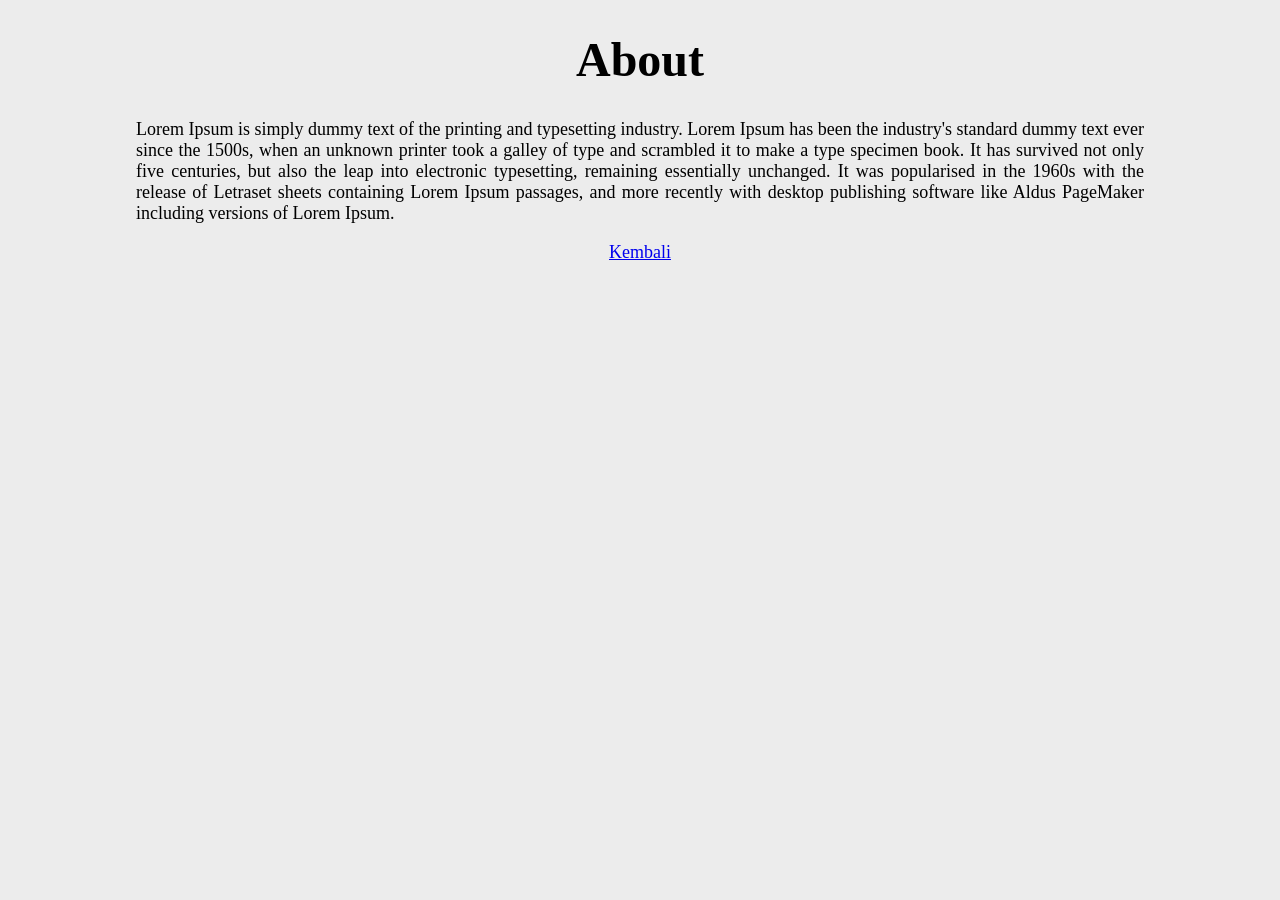
<file: simple-pwa-master/about.html>
<!DOCTYPE html>
<html lang="id">
<head>
    <meta charset="UTF-8">
    <meta name="viewport" content="width=device-width, initial-scale=1.0">
    <title>Simple PWA</title>
    <meta name="theme-color" content="#0d0072"/>
    <link rel="manifest" href="assets/js/web.webmanifest">
    <link rel="stylesheet" href="assets/css/style.css">
</head>
<body>
    <div>
        <h1>About</h1>
        <p>Lorem Ipsum is simply dummy text of the printing and typesetting industry. Lorem Ipsum has been the industry's standard dummy text ever since the 1500s, when an unknown printer took a galley of type and scrambled it to make a type specimen book. It has survived not only five centuries, but also the leap into electronic typesetting, remaining essentially unchanged. It was popularised in the 1960s with the release of Letraset sheets containing Lorem Ipsum passages, and more recently with desktop publishing software like Aldus PageMaker including versions of Lorem Ipsum.</p>
        <a href="/index.html">Kembali</a>
    </div>
    <script src="assets/js/register.js"></script>
</body>
</html>
</file>
<file: simple-pwa-master/assets/css/style.css>
body {
    text-align: center;
    padding-right: 10%;
    padding-left: 10%;
    background-color: rgb(236, 236, 236);
}
h1 {
    font-size: 3em;
}
p, 
a {
    font-size: 18px;
}
p {
    text-align: justify;
}
</file>
<file: public/colorlib-search-10/css/main.css>
html {
  line-height: 1.15;
  /* 1 */
  -ms-text-size-adjust: 100%;
  /* 2 */
  -webkit-text-size-adjust: 100%;
  /* 2 */
}

/* Sections
   ========================================================================== */
/**
 * Remove the margin in all browsers (opinionated).
 */
body {
  margin: 0;
}

/**
 * Add the correct display in IE 9-.
 */
article,
aside,
footer,
header,
nav,
section {
  display: block;
}

/**
 * Correct the font size and margin on `h1` elements within `section` and
 * `article` contexts in Chrome, Firefox, and Safari.
 */
h1 {
  font-size: 2em;
  margin: 0.67em 0;
}

/* Grouping content
   ========================================================================== */
/**
 * Add the correct display in IE 9-.
 * 1. Add the correct display in IE.
 */
figcaption,
figure,
main {
  /* 1 */
  display: block;
}

/**
 * Add the correct margin in IE 8.
 */
figure {
  margin: 1em 40px;
}

/**
 * 1. Add the correct box sizing in Firefox.
 * 2. Show the overflow in Edge and IE.
 */
hr {
  box-sizing: content-box;
  /* 1 */
  height: 0;
  /* 1 */
  overflow: visible;
  /* 2 */
}

/**
 * 1. Correct the inheritance and scaling of font size in all browsers.
 * 2. Correct the odd `em` font sizing in all browsers.
 */
pre {
  font-family: monospace, monospace;
  /* 1 */
  font-size: 1em;
  /* 2 */
}

/* Text-level semantics
   ========================================================================== */
/**
 * 1. Remove the gray background on active links in IE 10.
 * 2. Remove gaps in links underline in iOS 8+ and Safari 8+.
 */
a {
  background-color: transparent;
  /* 1 */
  -webkit-text-decoration-skip: objects;
  /* 2 */
}

/**
 * 1. Remove the bottom border in Chrome 57- and Firefox 39-.
 * 2. Add the correct text decoration in Chrome, Edge, IE, Opera, and Safari.
 */
abbr[title] {
  border-bottom: none;
  /* 1 */
  text-decoration: underline;
  /* 2 */
  text-decoration: underline dotted;
  /* 2 */
}

/**
 * Prevent the duplicate application of `bolder` by the next rule in Safari 6.
 */
b,
strong {
  font-weight: inherit;
}

/**
 * Add the correct font weight in Chrome, Edge, and Safari.
 */
b,
strong {
  font-weight: bolder;
}

/**
 * 1. Correct the inheritance and scaling of font size in all browsers.
 * 2. Correct the odd `em` font sizing in all browsers.
 */
code,
kbd,
samp {
  font-family: monospace, monospace;
  /* 1 */
  font-size: 1em;
  /* 2 */
}

/**
 * Add the correct font style in Android 4.3-.
 */
dfn {
  font-style: italic;
}

/**
 * Add the correct background and color in IE 9-.
 */
mark {
  background-color: #ff0;
  color: #000;
}

/**
 * Add the correct font size in all browsers.
 */
small {
  font-size: 80%;
}

/**
 * Prevent `sub` and `sup` elements from affecting the line height in
 * all browsers.
 */
sub,
sup {
  font-size: 75%;
  line-height: 0;
  position: relative;
  vertical-align: baseline;
}

sub {
  bottom: -0.25em;
}

sup {
  top: -0.5em;
}

/* Embedded content
   ========================================================================== */
/**
 * Add the correct display in IE 9-.
 */
audio,
video {
  display: inline-block;
}

/**
 * Add the correct display in iOS 4-7.
 */
audio:not([controls]) {
  display: none;
  height: 0;
}

/**
 * Remove the border on images inside links in IE 10-.
 */
img {
  border-style: none;
}

/**
 * Hide the overflow in IE.
 */
svg:not(:root) {
  overflow: hidden;
}

/* Forms
   ========================================================================== */
/**
 * 1. Change the font styles in all browsers (opinionated).
 * 2. Remove the margin in Firefox and Safari.
 */
button,
input,
optgroup,
select,
textarea {
  font-family: sans-serif;
  /* 1 */
  font-size: 100%;
  /* 1 */
  line-height: 1.15;
  /* 1 */
  margin: 0;
  /* 2 */
}

/**
 * Show the overflow in IE.
 * 1. Show the overflow in Edge.
 */
button,
input {
  /* 1 */
  overflow: visible;
}

/**
 * Remove the inheritance of text transform in Edge, Firefox, and IE.
 * 1. Remove the inheritance of text transform in Firefox.
 */
button,
select {
  /* 1 */
  text-transform: none;
}

/**
 * 1. Prevent a WebKit bug where (2) destroys native `audio` and `video`
 *    controls in Android 4.
 * 2. Correct the inability to style clickable types in iOS and Safari.
 */
button,
html [type="button"],
[type="reset"],
[type="submit"] {
  -webkit-appearance: button;
  /* 2 */
}

/**
 * Remove the inner border and padding in Firefox.
 */
button::-moz-focus-inner,
[type="button"]::-moz-focus-inner,
[type="reset"]::-moz-focus-inner,
[type="submit"]::-moz-focus-inner {
  border-style: none;
  padding: 0;
}

/**
 * Restore the focus styles unset by the previous rule.
 */
button:-moz-focusring,
[type="button"]:-moz-focusring,
[type="reset"]:-moz-focusring,
[type="submit"]:-moz-focusring {
  outline: 1px dotted ButtonText;
}

/**
 * Correct the padding in Firefox.
 */
fieldset {
  padding: 0.35em 0.75em 0.625em;
}

/**
 * 1. Correct the text wrapping in Edge and IE.
 * 2. Correct the color inheritance from `fieldset` elements in IE.
 * 3. Remove the padding so developers are not caught out when they zero out
 *    `fieldset` elements in all browsers.
 */
legend {
  box-sizing: border-box;
  /* 1 */
  color: inherit;
  /* 2 */
  display: table;
  /* 1 */
  max-width: 100%;
  /* 1 */
  padding: 0;
  /* 3 */
  white-space: normal;
  /* 1 */
}

/**
 * 1. Add the correct display in IE 9-.
 * 2. Add the correct vertical alignment in Chrome, Firefox, and Opera.
 */
progress {
  display: inline-block;
  /* 1 */
  vertical-align: baseline;
  /* 2 */
}

/**
 * Remove the default vertical scrollbar in IE.
 */
textarea {
  overflow: auto;
}

/**
 * 1. Add the correct box sizing in IE 10-.
 * 2. Remove the padding in IE 10-.
 */
[type="checkbox"],
[type="radio"] {
  box-sizing: border-box;
  /* 1 */
  padding: 0;
  /* 2 */
}

/**
 * Correct the cursor style of increment and decrement buttons in Chrome.
 */
[type="number"]::-webkit-inner-spin-button,
[type="number"]::-webkit-outer-spin-button {
  height: auto;
}

/**
 * 1. Correct the odd appearance in Chrome and Safari.
 * 2. Correct the outline style in Safari.
 */
[type="search"] {
  -webkit-appearance: textfield;
  /* 1 */
  outline-offset: -2px;
  /* 2 */
}

/**
 * Remove the inner padding and cancel buttons in Chrome and Safari on macOS.
 */
[type="search"]::-webkit-search-cancel-button,
[type="search"]::-webkit-search-decoration {
  -webkit-appearance: none;
}

/**
 * 1. Correct the inability to style clickable types in iOS and Safari.
 * 2. Change font properties to `inherit` in Safari.
 */
::-webkit-file-upload-button {
  -webkit-appearance: button;
  /* 1 */
  font: inherit;
  /* 2 */
}

/* Interactive
   ========================================================================== */
/*
 * Add the correct display in IE 9-.
 * 1. Add the correct display in Edge, IE, and Firefox.
 */
details,
menu {
  display: block;
}

/*
 * Add the correct display in all browsers.
 */
summary {
  display: list-item;
}

/* Scripting
   ========================================================================== */
/**
 * Add the correct display in IE 9-.
 */
canvas {
  display: inline-block;
}

/**
 * Add the correct display in IE.
 */
template {
  display: none;
}

/* Hidden
   ========================================================================== */
/**
 * Add the correct display in IE 10-.
 */
[hidden] {
  display: none;
}

html {
  height: 100%;
}

fieldset {
  margin: 0;
  padding: 0;
  -webkit-margin-start: 0;
  -webkit-margin-end: 0;
  -webkit-padding-before: 0;
  -webkit-padding-start: 0;
  -webkit-padding-end: 0;
  -webkit-padding-after: 0;
  border: 0;
}

legend {
  margin: 0;
  padding: 0;
  display: block;
  -webkit-padding-start: 0;
  -webkit-padding-end: 0;
}

/*===============================
=            Choices            =
===============================*/
.choices {
  position: relative;
  margin-bottom: 24px;
  font-size: 16px;
}

.choices:focus {
  outline: none;
}

.choices:last-child {
  margin-bottom: 0;
}

.choices.is-disabled .choices__inner, .choices.is-disabled .choices__input {
  background-color: #EAEAEA;
  cursor: not-allowed;
  -webkit-user-select: none;
     -moz-user-select: none;
      -ms-user-select: none;
          user-select: none;
}

.choices.is-disabled .choices__item {
  cursor: not-allowed;
}

.choices[data-type*="select-one"] {
  cursor: pointer;
}

.choices[data-type*="select-one"] .choices__inner {
  padding-bottom: 7.5px;
}

.choices[data-type*="select-one"] .choices__input {
  display: block;
  width: 100%;
  padding: 10px;
  border-bottom: 1px solid #DDDDDD;
  background-color: #FFFFFF;
  margin: 0;
}

.choices[data-type*="select-one"] .choices__button {
  background-image: url("../../icons/cross-inverse.svg");
  padding: 0;
  background-size: 8px;
  height: 100%;
  position: absolute;
  top: 50%;
  right: 0;
  margin-top: -10px;
  margin-right: 25px;
  height: 20px;
  width: 20px;
  border-radius: 10em;
  opacity: .5;
}

.choices[data-type*="select-one"] .choices__button:hover, .choices[data-type*="select-one"] .choices__button:focus {
  opacity: 1;
}

.choices[data-type*="select-one"] .choices__button:focus {
  box-shadow: 0px 0px 0px 2px #00BCD4;
}

.choices[data-type*="select-one"]:after {
  content: "";
  height: 0;
  width: 0;
  border-style: solid;
  border-color: #333333 transparent transparent transparent;
  border-width: 5px;
  position: absolute;
  right: 11.5px;
  top: 50%;
  margin-top: -2.5px;
  pointer-events: none;
}

.choices[data-type*="select-one"].is-open:after {
  border-color: transparent transparent #333333 transparent;
  margin-top: -7.5px;
}

.choices[data-type*="select-one"][dir="rtl"]:after {
  left: 11.5px;
  right: auto;
}

.choices[data-type*="select-one"][dir="rtl"] .choices__button {
  right: auto;
  left: 0;
  margin-left: 25px;
  margin-right: 0;
}

.choices[data-type*="select-multiple"] .choices__inner, .choices[data-type*="text"] .choices__inner {
  cursor: text;
}

.choices[data-type*="select-multiple"] .choices__button, .choices[data-type*="text"] .choices__button {
  position: relative;
  display: inline-block;
  margin-top: 0;
  margin-right: -4px;
  margin-bottom: 0;
  margin-left: 8px;
  padding-left: 16px;
  border-left: 1px solid #008fa1;
  background-image: url("../../icons/cross.svg");
  background-size: 8px;
  width: 8px;
  line-height: 1;
  opacity: .75;
}

.choices[data-type*="select-multiple"] .choices__button:hover, .choices[data-type*="select-multiple"] .choices__button:focus, .choices[data-type*="text"] .choices__button:hover, .choices[data-type*="text"] .choices__button:focus {
  opacity: 1;
}

.choices__inner {
  display: inline-block;
  vertical-align: top;
  width: 100%;
  background-color: #f9f9f9;
  padding: 7.5px 7.5px 3.75px;
  border: 1px solid #DDDDDD;
  border-radius: 2.5px;
  font-size: 14px;
  min-height: 44px;
  overflow: hidden;
}

.is-focused .choices__inner, .is-open .choices__inner {
  border-color: #b7b7b7;
}

.is-open .choices__inner {
  border-radius: 2.5px 2.5px 0 0;
}

.is-flipped.is-open .choices__inner {
  border-radius: 0 0 2.5px 2.5px;
}

.choices__list {
  margin: 0;
  padding-left: 0;
  list-style: none;
}

.choices__list--single {
  display: inline-block;
  padding: 4px 16px 4px 4px;
  width: 100%;
}

[dir="rtl"] .choices__list--single {
  padding-right: 4px;
  padding-left: 16px;
}

.choices__list--single .choices__item {
  width: 100%;
}

.choices__list--multiple {
  display: inline;
}

.choices__list--multiple .choices__item {
  display: inline-block;
  vertical-align: middle;
  border-radius: 20px;
  padding: 4px 10px;
  font-size: 12px;
  font-weight: 500;
  margin-right: 3.75px;
  margin-bottom: 3.75px;
  background-color: #00BCD4;
  border: 1px solid #00a5bb;
  color: #FFFFFF;
  word-break: break-all;
}

.choices__list--multiple .choices__item[data-deletable] {
  padding-right: 5px;
}

[dir="rtl"] .choices__list--multiple .choices__item {
  margin-right: 0;
  margin-left: 3.75px;
}

.choices__list--multiple .choices__item.is-highlighted {
  background-color: #00a5bb;
  border: 1px solid #008fa1;
}

.is-disabled .choices__list--multiple .choices__item {
  background-color: #aaaaaa;
  border: 1px solid #919191;
}

.choices__list--dropdown {
  display: none;
  z-index: 1;
  position: absolute;
  width: 100%;
  background-color: #FFFFFF;
  border: 1px solid #DDDDDD;
  top: 100%;
  margin-top: -1px;
  border-bottom-left-radius: 2.5px;
  border-bottom-right-radius: 2.5px;
  overflow: hidden;
  word-break: break-all;
}

.choices__list--dropdown.is-active {
  display: block;
}

.is-open .choices__list--dropdown {
  border-color: #b7b7b7;
}

.is-flipped .choices__list--dropdown {
  top: auto;
  bottom: 100%;
  margin-top: 0;
  margin-bottom: -1px;
  border-radius: .25rem .25rem 0 0;
}

.choices__list--dropdown .choices__list {
  position: relative;
  max-height: 300px;
  overflow: auto;
  -webkit-overflow-scrolling: touch;
  will-change: scroll-position;
}

.choices__list--dropdown .choices__item {
  position: relative;
  padding: 10px;
  font-size: 14px;
}

[dir="rtl"] .choices__list--dropdown .choices__item {
  text-align: right;
}

@media (min-width: 640px) {
  .choices__list--dropdown .choices__item--selectable {
    padding-right: 100px;
  }
  .choices__list--dropdown .choices__item--selectable:after {
    content: attr(data-select-text);
    font-size: 12px;
    opacity: 0;
    position: absolute;
    right: 10px;
    top: 50%;
    transform: translateY(-50%);
  }
  [dir="rtl"] .choices__list--dropdown .choices__item--selectable {
    text-align: right;
    padding-left: 100px;
    padding-right: 10px;
  }
  [dir="rtl"] .choices__list--dropdown .choices__item--selectable:after {
    right: auto;
    left: 10px;
  }
}

.choices__list--dropdown .choices__item--selectable.is-highlighted {
  background-color: #f2f2f2;
}

.choices__list--dropdown .choices__item--selectable.is-highlighted:after {
  opacity: .5;
}

.choices__item {
  cursor: default;
}

.choices__item--selectable {
  cursor: pointer;
}

.choices__item--disabled {
  cursor: not-allowed;
  -webkit-user-select: none;
     -moz-user-select: none;
      -ms-user-select: none;
          user-select: none;
  opacity: .5;
}

.choices__heading {
  font-weight: 600;
  font-size: 12px;
  padding: 10px;
  border-bottom: 1px solid #f7f7f7;
  color: gray;
}

.choices__button {
  text-indent: -9999px;
  -webkit-appearance: none;
  -moz-appearance: none;
       appearance: none;
  border: 0;
  background-color: transparent;
  background-repeat: no-repeat;
  background-position: center;
  cursor: pointer;
}

.choices__button:focus {
  outline: none;
}

.choices__input {
  display: inline-block;
  vertical-align: baseline;
  background-color: #f9f9f9;
  font-size: 14px;
  margin-bottom: 5px;
  border: 0;
  border-radius: 0;
  max-width: 100%;
  padding: 4px 0 4px 2px;
}

.choices__input:focus {
  outline: 0;
}

[dir="rtl"] .choices__input {
  padding-right: 2px;
  padding-left: 0;
}

.choices__placeholder {
  opacity: .5;
}

/*=====  End of Choices  ======*/
* {
  box-sizing: border-box;
}

.s010 {
  min-height: 100vh;
  display: -ms-flexbox;
  display: flex;
  -ms-flex-pack: center;
      justify-content: center;
  -ms-flex-align: center;
      align-items: center;
  background: #d9eff5;
  padding: 15px;
  font-family: 'Lato', sans-serif;
}

.s010 form {
  width: 100%;
  max-width: 790px;
  margin: 0;
}

.s010 form .inner-form {
  width: 100%;
}

.s010 form .inner-form .input-field {
  position: relative;
}

.s010 form .inner-form .input-field input {
  height: 100%;
  border: 0;
  display: block;
  width: 100%;
  padding: 10px 32px 10px 70px;
  font-size: 18px;
  height: 70px;
  color: #fff;
  background: linear-gradient(to right, #2c6dd5 0%, #2c6dd5 28%, #ff4b5a 91%, #ff4b5a 100%);
  font-family: 'Lato', sans-serif;
}

.s010 form .inner-form .input-field input.placeholder {
  color: #fff;
  font-size: 18px;
  font-weight: 400;
}

.s010 form .inner-form .input-field input:-moz-placeholder {
  color: #fff;
  font-size: 18px;
  font-weight: 400;
}

.s010 form .inner-form .input-field input::-webkit-input-placeholder {
  color: #fff;
  font-size: 18px;
  font-weight: 400;
}

.s010 form .inner-form .input-field input:hover, .s010 form .inner-form .input-field input:focus {
  box-shadow: none;
  outline: 0;
}

.s010 form .inner-form .input-field .btn-search {
  min-width: 100px;
  height: 40px;
  padding: 0 15px;
  background: linear-gradient(to right, #2c6dd5 0%, #2c6dd5 28%, #ff4b5a 91%, #ff4b5a 100%);
  white-space: nowrap;
  border-radius: 20px;
  font-size: 14px;
  color: #fff;
  transition: all .2s ease-out, color .2s ease-out;
  border: 0;
  cursor: pointer;
  font-weight: 400;
  box-shadow: 0px 2px 5px 0px rgba(0, 0, 0, 0.15);
  z-index: 0;
  position: relative;
}

.s010 form .inner-form .input-field .btn-search:before {
  border-radius: inherit;
  background: linear-gradient(45deg, #ff4b5a 0%, #ff4b5a 28%, #2c6dd5 91%, #2c6dd5 100%);
  content: '';
  display: block;
  height: 100%;
  position: absolute;
  top: 0;
  left: 0;
  opacity: 0;
  width: 100%;
  z-index: -1;
  transition: all .2s ease-out, color .2s ease-out;
}

.s010 form .inner-form .input-field .btn-search:hover::before {
  opacity: 1;
}

.s010 form .inner-form .input-field .btn-search:focus {
  outline: 0;
  box-shadow: none;
}

.s010 form .inner-form .input-field .btn-delete {
  min-width: 100px;
  height: 40px;
  padding: 0 15px;
  background: transparent;
  white-space: nowrap;
  border-radius: 0;
  font-size: 14px;
  color: #666;
  transition: all .2s ease-out, color .2s ease-out;
  border: 0;
  cursor: pointer;
  font-weight: 400;
}

.s010 form .inner-form .input-field .btn-delete:hover, .s010 form .inner-form .input-field .btn-delete:focus {
  color: #000;
  outline: 0;
  box-shadow: none;
}

.s010 form .inner-form .basic-search {
  box-shadow: 0px 8px 20px 0px rgba(0, 0, 0, 0.15);
  overflow: hidden;
  border-radius: 34px;
  margin-bottom: 5px;
}

.s010 form .inner-form .basic-search .input-field {
  width: 100%;
}

.s010 form .inner-form .basic-search .input-field input {
  padding: 10px 80px 10px 40px;
}

.s010 form .inner-form .basic-search .input-field .icon-wrap {
  position: absolute;
  top: 0;
  right: 0;
  display: -ms-flexbox;
  display: flex;
  -ms-flex-align: center;
      align-items: center;
  width: 60px;
  height: 100%;
}

.s010 form .inner-form .basic-search .input-field .icon-wrap svg {
  width: 34px;
  height: 34px;
  fill: #fff;
}

.s010 form .inner-form .advance-search {
  background: #fff;
  padding: 40px;
  box-shadow: 0px 8px 20px 0px rgba(0, 0, 0, 0.15);
  border-radius: 10px;
}

.s010 form .inner-form .advance-search .desc {
  font-size: 14px;
  color: #555;
  display: block;
  margin-bottom: 26px;
}

.s010 form .inner-form .advance-search .row {
  display: -ms-flexbox;
  display: flex;
  -ms-flex-pack: justify;
      justify-content: space-between;
  -ms-flex-align: center;
      align-items: center;
  margin-bottom: 20px;
}

.s010 form .inner-form .advance-search .row.second {
  margin-bottom: 46px;
}

.s010 form .inner-form .advance-search .row.third {
  margin-bottom: 0;
}

.s010 form .inner-form .advance-search .row.third .input-field {
  width: 100%;
  display: -ms-flexbox;
  display: flex;
  -ms-flex-pack: justify;
      justify-content: space-between;
  -ms-flex-align: center;
      align-items: center;
}

.s010 form .inner-form .advance-search .row.third .input-field .result-count {
  display: -ms-flexbox;
  display: flex;
  -ms-flex-pack: start;
      justify-content: flex-start;
  -ms-flex-align: center;
      align-items: center;
  width: 110px;
  color: #999;
  font-size: 14px;
}

.s010 form .inner-form .advance-search .row.third .input-field .result-count span {
  color: #333;
  padding-right: 5px;
}

.s010 form .inner-form .advance-search .input-field {
  width: calc((100% - 40px) / 3);
}

.s010 form .inner-form .advance-search .input-select {
  height: 40px;
}

.s010 form .inner-form .advance-search .choices__inner {
  background: #ccc;
  border-radius: 20px;
  border: 0;
  border: 0;
  height: 100%;
  color: #fff;
  display: -ms-flexbox;
  display: flex;
  -ms-flex-align: center;
      align-items: center;
  padding: 0;
  padding-right: 30px;
  font-size: 14px;
  min-height: 40px;
}

.s010 form .inner-form .advance-search .choices__inner .choices__list.choices__list--single {
  display: -ms-flexbox;
  display: flex;
  padding: 5px 18px;
  -ms-flex-align: center;
      align-items: center;
  height: 100%;
}

.s010 form .inner-form .advance-search .choices__inner .choices__item.choices__item--selectable.choices__placeholder {
  display: -ms-flexbox;
  display: flex;
  -ms-flex-align: center;
      align-items: center;
  height: 100%;
  opacity: 1;
  color: #333;
}

.s010 form .inner-form .advance-search .choices__inner .choices__list--single .choices__item {
  display: -ms-flexbox;
  display: flex;
  -ms-flex-align: center;
      align-items: center;
  height: 100%;
  color: #fff;
}

.s010 form .inner-form .advance-search .choices__list.choices__list--dropdown {
  border: 0;
  background: #333;
  padding: 10px 18px 20px 18px;
  margin-top: 3px;
  border-radius: 10px;
  box-shadow: 0px 2px 5px 0px rgba(0, 0, 0, 0.15);
}

.s010 form .inner-form .advance-search .choices__list.choices__list--dropdown .choices__item--selectable {
  padding-right: 0;
}

.s010 form .inner-form .advance-search .choices__list--dropdown .choices__item--selectable.is-highlighted {
  background: transparent;
  color: #fff;
}

.s010 form .inner-form .advance-search .choices__list--dropdown .choices__item {
  color: #ccc;
  min-height: 20px;
  padding: 8px 0;
}

.s010 form .inner-form .advance-search .choices[data-type*="select-one"]:after {
  border: 0;
  width: 32px;
  height: 32px;
  margin: 0;
  transform: none;
  opacity: 1;
  right: 15px;
  top: 4px;
  background-size: 18px 18px;
  background-position: right center;
  background-image: url("data:image/svg+xml;charset=UTF-8,%3csvg fill='%23999' xmlns='http://www.w3.org/2000/svg' width='24' height='24' viewBox='0 0 24 24'%3e%3cpath d='M16.59 8.59L12 13.17 7.41 8.59 6 10l6 6 6-6z'/%3e%3c/svg%3e");
  background-repeat: no-repeat;
}

.s010 form .inner-form .advance-search .choices[data-type*="select-one"].is-open:after {
  background-image: url("data:image/svg+xml;charset=UTF-8,%3csvg fill='%23999' xmlns='http://www.w3.org/2000/svg' width='24' height='24' viewBox='0 0 24 24'%3e%3cpath d='M12 8l-6 6 1.41 1.41L12 10.83l4.59 4.58L18 14z'/%3e%3c/svg%3e");
}

.s010 form .inner-form .advance-search .choices[data-type*="select-one"] .choices__button {
  display: none;
  -webkit-user-select: none;
     -moz-user-select: none;
      -ms-user-select: none;
          user-select: none;
}

.s010 form .inner-form .advance-search .choices.valid .choices__inner {
  background: linear-gradient(to right, #2c6dd5 0%, #2c6dd5 28%, #ff4b5a 91%, #ff4b5a 100%);
}

.s010 form .inner-form .advance-search .choices.valid:after {
  background-image: url("data:image/svg+xml;charset=UTF-8,%3csvg fill='%23fff' xmlns='http://www.w3.org/2000/svg' width='24' height='24' viewBox='0 0 24 24'%3e%3cpath d='M16.59 8.59L12 13.17 7.41 8.59 6 10l6 6 6-6z'/%3e%3c/svg%3e");
}

.s010 form .inner-form .advance-search .choices.valid.is-open:after {
  background-image: url("data:image/svg+xml;charset=UTF-8,%3csvg fill='%23fff' xmlns='http://www.w3.org/2000/svg' width='24' height='24' viewBox='0 0 24 24'%3e%3cpath d='M12 8l-6 6 1.41 1.41L12 10.83l4.59 4.58L18 14z'/%3e%3c/svg%3e");
}

@media screen and (max-width: 767px) {
  .s010 form .inner-form .basic-search .input-field input {
    padding: 10px 110px 10px 30px;
  }
  .s010 form .inner-form .basic-search .input-field .icon-wrap {
    width: 80px;
    -ms-flex-pack: center;
        justify-content: center;
  }
  .s010 form .inner-form .basic-search .input-field .icon-wrap svg {
    width: 30px;
    height: 30px;
  }
  .s010 form .inner-form .advance-search {
    padding: 40px 15px;
  }
  .s010 form .inner-form .advance-search .row {
    display: block;
  }
  .s010 form .inner-form .advance-search .input-field {
    width: 100%;
    margin-bottom: 20px;
  }
}

/*# sourceMappingURL=Searchs_010.css.map */
</file>
<file: public/NiceAdmin/assets/vendor/quill/quill.snow.css>
/*!
 * Quill Editor v1.3.7
 * https://quilljs.com/
 * Copyright (c) 2014, Jason Chen
 * Copyright (c) 2013, salesforce.com
 */
.ql-container {
  box-sizing: border-box;
  font-family: Helvetica, Arial, sans-serif;
  font-size: 13px;
  height: 100%;
  margin: 0px;
  position: relative;
}
.ql-container.ql-disabled .ql-tooltip {
  visibility: hidden;
}
.ql-container.ql-disabled .ql-editor ul[data-checked] > li::before {
  pointer-events: none;
}
.ql-clipboard {
  left: -100000px;
  height: 1px;
  overflow-y: hidden;
  position: absolute;
  top: 50%;
}
.ql-clipboard p {
  margin: 0;
  padding: 0;
}
.ql-editor {
  box-sizing: border-box;
  line-height: 1.42;
  height: 100%;
  outline: none;
  overflow-y: auto;
  padding: 12px 15px;
  tab-size: 4;
  -moz-tab-size: 4;
  text-align: left;
  white-space: pre-wrap;
  word-wrap: break-word;
}
.ql-editor > * {
  cursor: text;
}
.ql-editor p,
.ql-editor ol,
.ql-editor ul,
.ql-editor pre,
.ql-editor blockquote,
.ql-editor h1,
.ql-editor h2,
.ql-editor h3,
.ql-editor h4,
.ql-editor h5,
.ql-editor h6 {
  margin: 0;
  padding: 0;
  counter-reset: list-1 list-2 list-3 list-4 list-5 list-6 list-7 list-8 list-9;
}
.ql-editor ol,
.ql-editor ul {
  padding-left: 1.5em;
}
.ql-editor ol > li,
.ql-editor ul > li {
  list-style-type: none;
}
.ql-editor ul > li::before {
  content: '\2022';
}
.ql-editor ul[data-checked=true],
.ql-editor ul[data-checked=false] {
  pointer-events: none;
}
.ql-editor ul[data-checked=true] > li *,
.ql-editor ul[data-checked=false] > li * {
  pointer-events: all;
}
.ql-editor ul[data-checked=true] > li::before,
.ql-editor ul[data-checked=false] > li::before {
  color: #777;
  cursor: pointer;
  pointer-events: all;
}
.ql-editor ul[data-checked=true] > li::before {
  content: '\2611';
}
.ql-editor ul[data-checked=false] > li::before {
  content: '\2610';
}
.ql-editor li::before {
  display: inline-block;
  white-space: nowrap;
  width: 1.2em;
}
.ql-editor li:not(.ql-direction-rtl)::before {
  margin-left: -1.5em;
  margin-right: 0.3em;
  text-align: right;
}
.ql-editor li.ql-direction-rtl::before {
  margin-left: 0.3em;
  margin-right: -1.5em;
}
.ql-editor ol li:not(.ql-direction-rtl),
.ql-editor ul li:not(.ql-direction-rtl) {
  padding-left: 1.5em;
}
.ql-editor ol li.ql-direction-rtl,
.ql-editor ul li.ql-direction-rtl {
  padding-right: 1.5em;
}
.ql-editor ol li {
  counter-reset: list-1 list-2 list-3 list-4 list-5 list-6 list-7 list-8 list-9;
  counter-increment: list-0;
}
.ql-editor ol li:before {
  content: counter(list-0, decimal) '. ';
}
.ql-editor ol li.ql-indent-1 {
  counter-increment: list-1;
}
.ql-editor ol li.ql-indent-1:before {
  content: counter(list-1, lower-alpha) '. ';
}
.ql-editor ol li.ql-indent-1 {
  counter-reset: list-2 list-3 list-4 list-5 list-6 list-7 list-8 list-9;
}
.ql-editor ol li.ql-indent-2 {
  counter-increment: list-2;
}
.ql-editor ol li.ql-indent-2:before {
  content: counter(list-2, lower-roman) '. ';
}
.ql-editor ol li.ql-indent-2 {
  counter-reset: list-3 list-4 list-5 list-6 list-7 list-8 list-9;
}
.ql-editor ol li.ql-indent-3 {
  counter-increment: list-3;
}
.ql-editor ol li.ql-indent-3:before {
  content: counter(list-3, decimal) '. ';
}
.ql-editor ol li.ql-indent-3 {
  counter-reset: list-4 list-5 list-6 list-7 list-8 list-9;
}
.ql-editor ol li.ql-indent-4 {
  counter-increment: list-4;
}
.ql-editor ol li.ql-indent-4:before {
  content: counter(list-4, lower-alpha) '. ';
}
.ql-editor ol li.ql-indent-4 {
  counter-reset: list-5 list-6 list-7 list-8 list-9;
}
.ql-editor ol li.ql-indent-5 {
  counter-increment: list-5;
}
.ql-editor ol li.ql-indent-5:before {
  content: counter(list-5, lower-roman) '. ';
}
.ql-editor ol li.ql-indent-5 {
  counter-reset: list-6 list-7 list-8 list-9;
}
.ql-editor ol li.ql-indent-6 {
  counter-increment: list-6;
}
.ql-editor ol li.ql-indent-6:before {
  content: counter(list-6, decimal) '. ';
}
.ql-editor ol li.ql-indent-6 {
  counter-reset: list-7 list-8 list-9;
}
.ql-editor ol li.ql-indent-7 {
  counter-increment: list-7;
}
.ql-editor ol li.ql-indent-7:before {
  content: counter(list-7, lower-alpha) '. ';
}
.ql-editor ol li.ql-indent-7 {
  counter-reset: list-8 list-9;
}
.ql-editor ol li.ql-indent-8 {
  counter-increment: list-8;
}
.ql-editor ol li.ql-indent-8:before {
  content: counter(list-8, lower-roman) '. ';
}
.ql-editor ol li.ql-indent-8 {
  counter-reset: list-9;
}
.ql-editor ol li.ql-indent-9 {
  counter-increment: list-9;
}
.ql-editor ol li.ql-indent-9:before {
  content: counter(list-9, decimal) '. ';
}
.ql-editor .ql-indent-1:not(.ql-direction-rtl) {
  padding-left: 3em;
}
.ql-editor li.ql-indent-1:not(.ql-direction-rtl) {
  padding-left: 4.5em;
}
.ql-editor .ql-indent-1.ql-direction-rtl.ql-align-right {
  padding-right: 3em;
}
.ql-editor li.ql-indent-1.ql-direction-rtl.ql-align-right {
  padding-right: 4.5em;
}
.ql-editor .ql-indent-2:not(.ql-direction-rtl) {
  padding-left: 6em;
}
.ql-editor li.ql-indent-2:not(.ql-direction-rtl) {
  padding-left: 7.5em;
}
.ql-editor .ql-indent-2.ql-direction-rtl.ql-align-right {
  padding-right: 6em;
}
.ql-editor li.ql-indent-2.ql-direction-rtl.ql-align-right {
  padding-right: 7.5em;
}
.ql-editor .ql-indent-3:not(.ql-direction-rtl) {
  padding-left: 9em;
}
.ql-editor li.ql-indent-3:not(.ql-direction-rtl) {
  padding-left: 10.5em;
}
.ql-editor .ql-indent-3.ql-direction-rtl.ql-align-right {
  padding-right: 9em;
}
.ql-editor li.ql-indent-3.ql-direction-rtl.ql-align-right {
  padding-right: 10.5em;
}
.ql-editor .ql-indent-4:not(.ql-direction-rtl) {
  padding-left: 12em;
}
.ql-editor li.ql-indent-4:not(.ql-direction-rtl) {
  padding-left: 13.5em;
}
.ql-editor .ql-indent-4.ql-direction-rtl.ql-align-right {
  padding-right: 12em;
}
.ql-editor li.ql-indent-4.ql-direction-rtl.ql-align-right {
  padding-right: 13.5em;
}
.ql-editor .ql-indent-5:not(.ql-direction-rtl) {
  padding-left: 15em;
}
.ql-editor li.ql-indent-5:not(.ql-direction-rtl) {
  padding-left: 16.5em;
}
.ql-editor .ql-indent-5.ql-direction-rtl.ql-align-right {
  padding-right: 15em;
}
.ql-editor li.ql-indent-5.ql-direction-rtl.ql-align-right {
  padding-right: 16.5em;
}
.ql-editor .ql-indent-6:not(.ql-direction-rtl) {
  padding-left: 18em;
}
.ql-editor li.ql-indent-6:not(.ql-direction-rtl) {
  padding-left: 19.5em;
}
.ql-editor .ql-indent-6.ql-direction-rtl.ql-align-right {
  padding-right: 18em;
}
.ql-editor li.ql-indent-6.ql-direction-rtl.ql-align-right {
  padding-right: 19.5em;
}
.ql-editor .ql-indent-7:not(.ql-direction-rtl) {
  padding-left: 21em;
}
.ql-editor li.ql-indent-7:not(.ql-direction-rtl) {
  padding-left: 22.5em;
}
.ql-editor .ql-indent-7.ql-direction-rtl.ql-align-right {
  padding-right: 21em;
}
.ql-editor li.ql-indent-7.ql-direction-rtl.ql-align-right {
  padding-right: 22.5em;
}
.ql-editor .ql-indent-8:not(.ql-direction-rtl) {
  padding-left: 24em;
}
.ql-editor li.ql-indent-8:not(.ql-direction-rtl) {
  padding-left: 25.5em;
}
.ql-editor .ql-indent-8.ql-direction-rtl.ql-align-right {
  padding-right: 24em;
}
.ql-editor li.ql-indent-8.ql-direction-rtl.ql-align-right {
  padding-right: 25.5em;
}
.ql-editor .ql-indent-9:not(.ql-direction-rtl) {
  padding-left: 27em;
}
.ql-editor li.ql-indent-9:not(.ql-direction-rtl) {
  padding-left: 28.5em;
}
.ql-editor .ql-indent-9.ql-direction-rtl.ql-align-right {
  padding-right: 27em;
}
.ql-editor li.ql-indent-9.ql-direction-rtl.ql-align-right {
  padding-right: 28.5em;
}
.ql-editor .ql-video {
  display: block;
  max-width: 100%;
}
.ql-editor .ql-video.ql-align-center {
  margin: 0 auto;
}
.ql-editor .ql-video.ql-align-right {
  margin: 0 0 0 auto;
}
.ql-editor .ql-bg-black {
  background-color: #000;
}
.ql-editor .ql-bg-red {
  background-color: #e60000;
}
.ql-editor .ql-bg-orange {
  background-color: #f90;
}
.ql-editor .ql-bg-yellow {
  background-color: #ff0;
}
.ql-editor .ql-bg-green {
  background-color: #008a00;
}
.ql-editor .ql-bg-blue {
  background-color: #06c;
}
.ql-editor .ql-bg-purple {
  background-color: #93f;
}
.ql-editor .ql-color-white {
  color: #fff;
}
.ql-editor .ql-color-red {
  color: #e60000;
}
.ql-editor .ql-color-orange {
  color: #f90;
}
.ql-editor .ql-color-yellow {
  color: #ff0;
}
.ql-editor .ql-color-green {
  color: #008a00;
}
.ql-editor .ql-color-blue {
  color: #06c;
}
.ql-editor .ql-color-purple {
  color: #93f;
}
.ql-editor .ql-font-serif {
  font-family: Georgia, Times New Roman, serif;
}
.ql-editor .ql-font-monospace {
  font-family: Monaco, Courier New, monospace;
}
.ql-editor .ql-size-small {
  font-size: 0.75em;
}
.ql-editor .ql-size-large {
  font-size: 1.5em;
}
.ql-editor .ql-size-huge {
  font-size: 2.5em;
}
.ql-editor .ql-direction-rtl {
  direction: rtl;
  text-align: inherit;
}
.ql-editor .ql-align-center {
  text-align: center;
}
.ql-editor .ql-align-justify {
  text-align: justify;
}
.ql-editor .ql-align-right {
  text-align: right;
}
.ql-editor.ql-blank::before {
  color: rgba(0,0,0,0.6);
  content: attr(data-placeholder);
  font-style: italic;
  left: 15px;
  pointer-events: none;
  position: absolute;
  right: 15px;
}
.ql-snow.ql-toolbar:after,
.ql-snow .ql-toolbar:after {
  clear: both;
  content: '';
  display: table;
}
.ql-snow.ql-toolbar button,
.ql-snow .ql-toolbar button {
  background: none;
  border: none;
  cursor: pointer;
  display: inline-block;
  float: left;
  height: 24px;
  padding: 3px 5px;
  width: 28px;
}
.ql-snow.ql-toolbar button svg,
.ql-snow .ql-toolbar button svg {
  float: left;
  height: 100%;
}
.ql-snow.ql-toolbar button:active:hover,
.ql-snow .ql-toolbar button:active:hover {
  outline: none;
}
.ql-snow.ql-toolbar input.ql-image[type=file],
.ql-snow .ql-toolbar input.ql-image[type=file] {
  display: none;
}
.ql-snow.ql-toolbar button:hover,
.ql-snow .ql-toolbar button:hover,
.ql-snow.ql-toolbar button:focus,
.ql-snow .ql-toolbar button:focus,
.ql-snow.ql-toolbar button.ql-active,
.ql-snow .ql-toolbar button.ql-active,
.ql-snow.ql-toolbar .ql-picker-label:hover,
.ql-snow .ql-toolbar .ql-picker-label:hover,
.ql-snow.ql-toolbar .ql-picker-label.ql-active,
.ql-snow .ql-toolbar .ql-picker-label.ql-active,
.ql-snow.ql-toolbar .ql-picker-item:hover,
.ql-snow .ql-toolbar .ql-picker-item:hover,
.ql-snow.ql-toolbar .ql-picker-item.ql-selected,
.ql-snow .ql-toolbar .ql-picker-item.ql-selected {
  color: #06c;
}
.ql-snow.ql-toolbar button:hover .ql-fill,
.ql-snow .ql-toolbar button:hover .ql-fill,
.ql-snow.ql-toolbar button:focus .ql-fill,
.ql-snow .ql-toolbar button:focus .ql-fill,
.ql-snow.ql-toolbar button.ql-active .ql-fill,
.ql-snow .ql-toolbar button.ql-active .ql-fill,
.ql-snow.ql-toolbar .ql-picker-label:hover .ql-fill,
.ql-snow .ql-toolbar .ql-picker-label:hover .ql-fill,
.ql-snow.ql-toolbar .ql-picker-label.ql-active .ql-fill,
.ql-snow .ql-toolbar .ql-picker-label.ql-active .ql-fill,
.ql-snow.ql-toolbar .ql-picker-item:hover .ql-fill,
.ql-snow .ql-toolbar .ql-picker-item:hover .ql-fill,
.ql-snow.ql-toolbar .ql-picker-item.ql-selected .ql-fill,
.ql-snow .ql-toolbar .ql-picker-item.ql-selected .ql-fill,
.ql-snow.ql-toolbar button:hover .ql-stroke.ql-fill,
.ql-snow .ql-toolbar button:hover .ql-stroke.ql-fill,
.ql-snow.ql-toolbar button:focus .ql-stroke.ql-fill,
.ql-snow .ql-toolbar button:focus .ql-stroke.ql-fill,
.ql-snow.ql-toolbar button.ql-active .ql-stroke.ql-fill,
.ql-snow .ql-toolbar button.ql-active .ql-stroke.ql-fill,
.ql-snow.ql-toolbar .ql-picker-label:hover .ql-stroke.ql-fill,
.ql-snow .ql-toolbar .ql-picker-label:hover .ql-stroke.ql-fill,
.ql-snow.ql-toolbar .ql-picker-label.ql-active .ql-stroke.ql-fill,
.ql-snow .ql-toolbar .ql-picker-label.ql-active .ql-stroke.ql-fill,
.ql-snow.ql-toolbar .ql-picker-item:hover .ql-stroke.ql-fill,
.ql-snow .ql-toolbar .ql-picker-item:hover .ql-stroke.ql-fill,
.ql-snow.ql-toolbar .ql-picker-item.ql-selected .ql-stroke.ql-fill,
.ql-snow .ql-toolbar .ql-picker-item.ql-selected .ql-stroke.ql-fill {
  fill: #06c;
}
.ql-snow.ql-toolbar button:hover .ql-stroke,
.ql-snow .ql-toolbar button:hover .ql-stroke,
.ql-snow.ql-toolbar button:focus .ql-stroke,
.ql-snow .ql-toolbar button:focus .ql-stroke,
.ql-snow.ql-toolbar button.ql-active .ql-stroke,
.ql-snow .ql-toolbar button.ql-active .ql-stroke,
.ql-snow.ql-toolbar .ql-picker-label:hover .ql-stroke,
.ql-snow .ql-toolbar .ql-picker-label:hover .ql-stroke,
.ql-snow.ql-toolbar .ql-picker-label.ql-active .ql-stroke,
.ql-snow .ql-toolbar .ql-picker-label.ql-active .ql-stroke,
.ql-snow.ql-toolbar .ql-picker-item:hover .ql-stroke,
.ql-snow .ql-toolbar .ql-picker-item:hover .ql-stroke,
.ql-snow.ql-toolbar .ql-picker-item.ql-selected .ql-stroke,
.ql-snow .ql-toolbar .ql-picker-item.ql-selected .ql-stroke,
.ql-snow.ql-toolbar button:hover .ql-stroke-miter,
.ql-snow .ql-toolbar button:hover .ql-stroke-miter,
.ql-snow.ql-toolbar button:focus .ql-stroke-miter,
.ql-snow .ql-toolbar button:focus .ql-stroke-miter,
.ql-snow.ql-toolbar button.ql-active .ql-stroke-miter,
.ql-snow .ql-toolbar button.ql-active .ql-stroke-miter,
.ql-snow.ql-toolbar .ql-picker-label:hover .ql-stroke-miter,
.ql-snow .ql-toolbar .ql-picker-label:hover .ql-stroke-miter,
.ql-snow.ql-toolbar .ql-picker-label.ql-active .ql-stroke-miter,
.ql-snow .ql-toolbar .ql-picker-label.ql-active .ql-stroke-miter,
.ql-snow.ql-toolbar .ql-picker-item:hover .ql-stroke-miter,
.ql-snow .ql-toolbar .ql-picker-item:hover .ql-stroke-miter,
.ql-snow.ql-toolbar .ql-picker-item.ql-selected .ql-stroke-miter,
.ql-snow .ql-toolbar .ql-picker-item.ql-selected .ql-stroke-miter {
  stroke: #06c;
}
@media (pointer: coarse) {
  .ql-snow.ql-toolbar button:hover:not(.ql-active),
  .ql-snow .ql-toolbar button:hover:not(.ql-active) {
    color: #444;
  }
  .ql-snow.ql-toolbar button:hover:not(.ql-active) .ql-fill,
  .ql-snow .ql-toolbar button:hover:not(.ql-active) .ql-fill,
  .ql-snow.ql-toolbar button:hover:not(.ql-active) .ql-stroke.ql-fill,
  .ql-snow .ql-toolbar button:hover:not(.ql-active) .ql-stroke.ql-fill {
    fill: #444;
  }
  .ql-snow.ql-toolbar button:hover:not(.ql-active) .ql-stroke,
  .ql-snow .ql-toolbar button:hover:not(.ql-active) .ql-stroke,
  .ql-snow.ql-toolbar button:hover:not(.ql-active) .ql-stroke-miter,
  .ql-snow .ql-toolbar button:hover:not(.ql-active) .ql-stroke-miter {
    stroke: #444;
  }
}
.ql-snow {
  box-sizing: border-box;
}
.ql-snow * {
  box-sizing: border-box;
}
.ql-snow .ql-hidden {
  display: none;
}
.ql-snow .ql-out-bottom,
.ql-snow .ql-out-top {
  visibility: hidden;
}
.ql-snow .ql-tooltip {
  position: absolute;
  transform: translateY(10px);
}
.ql-snow .ql-tooltip a {
  cursor: pointer;
  text-decoration: none;
}
.ql-snow .ql-tooltip.ql-flip {
  transform: translateY(-10px);
}
.ql-snow .ql-formats {
  display: inline-block;
  vertical-align: middle;
}
.ql-snow .ql-formats:after {
  clear: both;
  content: '';
  display: table;
}
.ql-snow .ql-stroke {
  fill: none;
  stroke: #444;
  stroke-linecap: round;
  stroke-linejoin: round;
  stroke-width: 2;
}
.ql-snow .ql-stroke-miter {
  fill: none;
  stroke: #444;
  stroke-miterlimit: 10;
  stroke-width: 2;
}
.ql-snow .ql-fill,
.ql-snow .ql-stroke.ql-fill {
  fill: #444;
}
.ql-snow .ql-empty {
  fill: none;
}
.ql-snow .ql-even {
  fill-rule: evenodd;
}
.ql-snow .ql-thin,
.ql-snow .ql-stroke.ql-thin {
  stroke-width: 1;
}
.ql-snow .ql-transparent {
  opacity: 0.4;
}
.ql-snow .ql-direction svg:last-child {
  display: none;
}
.ql-snow .ql-direction.ql-active svg:last-child {
  display: inline;
}
.ql-snow .ql-direction.ql-active svg:first-child {
  display: none;
}
.ql-snow .ql-editor h1 {
  font-size: 2em;
}
.ql-snow .ql-editor h2 {
  font-size: 1.5em;
}
.ql-snow .ql-editor h3 {
  font-size: 1.17em;
}
.ql-snow .ql-editor h4 {
  font-size: 1em;
}
.ql-snow .ql-editor h5 {
  font-size: 0.83em;
}
.ql-snow .ql-editor h6 {
  font-size: 0.67em;
}
.ql-snow .ql-editor a {
  text-decoration: underline;
}
.ql-snow .ql-editor blockquote {
  border-left: 4px solid #ccc;
  margin-bottom: 5px;
  margin-top: 5px;
  padding-left: 16px;
}
.ql-snow .ql-editor code,
.ql-snow .ql-editor pre {
  background-color: #f0f0f0;
  border-radius: 3px;
}
.ql-snow .ql-editor pre {
  white-space: pre-wrap;
  margin-bottom: 5px;
  margin-top: 5px;
  padding: 5px 10px;
}
.ql-snow .ql-editor code {
  font-size: 85%;
  padding: 2px 4px;
}
.ql-snow .ql-editor pre.ql-syntax {
  background-color: #23241f;
  color: #f8f8f2;
  overflow: visible;
}
.ql-snow .ql-editor img {
  max-width: 100%;
}
.ql-snow .ql-picker {
  color: #444;
  display: inline-block;
  float: left;
  font-size: 14px;
  font-weight: 500;
  height: 24px;
  position: relative;
  vertical-align: middle;
}
.ql-snow .ql-picker-label {
  cursor: pointer;
  display: inline-block;
  height: 100%;
  padding-left: 8px;
  padding-right: 2px;
  position: relative;
  width: 100%;
}
.ql-snow .ql-picker-label::before {
  display: inline-block;
  line-height: 22px;
}
.ql-snow .ql-picker-options {
  background-color: #fff;
  display: none;
  min-width: 100%;
  padding: 4px 8px;
  position: absolute;
  white-space: nowrap;
}
.ql-snow .ql-picker-options .ql-picker-item {
  cursor: pointer;
  display: block;
  padding-bottom: 5px;
  padding-top: 5px;
}
.ql-snow .ql-picker.ql-expanded .ql-picker-label {
  color: #ccc;
  z-index: 2;
}
.ql-snow .ql-picker.ql-expanded .ql-picker-label .ql-fill {
  fill: #ccc;
}
.ql-snow .ql-picker.ql-expanded .ql-picker-label .ql-stroke {
  stroke: #ccc;
}
.ql-snow .ql-picker.ql-expanded .ql-picker-options {
  display: block;
  margin-top: -1px;
  top: 100%;
  z-index: 1;
}
.ql-snow .ql-color-picker,
.ql-snow .ql-icon-picker {
  width: 28px;
}
.ql-snow .ql-color-picker .ql-picker-label,
.ql-snow .ql-icon-picker .ql-picker-label {
  padding: 2px 4px;
}
.ql-snow .ql-color-picker .ql-picker-label svg,
.ql-snow .ql-icon-picker .ql-picker-label svg {
  right: 4px;
}
.ql-snow .ql-icon-picker .ql-picker-options {
  padding: 4px 0px;
}
.ql-snow .ql-icon-picker .ql-picker-item {
  height: 24px;
  width: 24px;
  padding: 2px 4px;
}
.ql-snow .ql-color-picker .ql-picker-options {
  padding: 3px 5px;
  width: 152px;
}
.ql-snow .ql-color-picker .ql-picker-item {
  border: 1px solid transparent;
  float: left;
  height: 16px;
  margin: 2px;
  padding: 0px;
  width: 16px;
}
.ql-snow .ql-picker:not(.ql-color-picker):not(.ql-icon-picker) svg {
  position: absolute;
  margin-top: -9px;
  right: 0;
  top: 50%;
  width: 18px;
}
.ql-snow .ql-picker.ql-header .ql-picker-label[data-label]:not([data-label=''])::before,
.ql-snow .ql-picker.ql-font .ql-picker-label[data-label]:not([data-label=''])::before,
.ql-snow .ql-picker.ql-size .ql-picker-label[data-label]:not([data-label=''])::before,
.ql-snow .ql-picker.ql-header .ql-picker-item[data-label]:not([data-label=''])::before,
.ql-snow .ql-picker.ql-font .ql-picker-item[data-label]:not([data-label=''])::before,
.ql-snow .ql-picker.ql-size .ql-picker-item[data-label]:not([data-label=''])::before {
  content: attr(data-label);
}
.ql-snow .ql-picker.ql-header {
  width: 98px;
}
.ql-snow .ql-picker.ql-header .ql-picker-label::before,
.ql-snow .ql-picker.ql-header .ql-picker-item::before {
  content: 'Normal';
}
.ql-snow .ql-picker.ql-header .ql-picker-label[data-value="1"]::before,
.ql-snow .ql-picker.ql-header .ql-picker-item[data-value="1"]::before {
  content: 'Heading 1';
}
.ql-snow .ql-picker.ql-header .ql-picker-label[data-value="2"]::before,
.ql-snow .ql-picker.ql-header .ql-picker-item[data-value="2"]::before {
  content: 'Heading 2';
}
.ql-snow .ql-picker.ql-header .ql-picker-label[data-value="3"]::before,
.ql-snow .ql-picker.ql-header .ql-picker-item[data-value="3"]::before {
  content: 'Heading 3';
}
.ql-snow .ql-picker.ql-header .ql-picker-label[data-value="4"]::before,
.ql-snow .ql-picker.ql-header .ql-picker-item[data-value="4"]::before {
  content: 'Heading 4';
}
.ql-snow .ql-picker.ql-header .ql-picker-label[data-value="5"]::before,
.ql-snow .ql-picker.ql-header .ql-picker-item[data-value="5"]::before {
  content: 'Heading 5';
}
.ql-snow .ql-picker.ql-header .ql-picker-label[data-value="6"]::before,
.ql-snow .ql-picker.ql-header .ql-picker-item[data-value="6"]::before {
  content: 'Heading 6';
}
.ql-snow .ql-picker.ql-header .ql-picker-item[data-value="1"]::before {
  font-size: 2em;
}
.ql-snow .ql-picker.ql-header .ql-picker-item[data-value="2"]::before {
  font-size: 1.5em;
}
.ql-snow .ql-picker.ql-header .ql-picker-item[data-value="3"]::before {
  font-size: 1.17em;
}
.ql-snow .ql-picker.ql-header .ql-picker-item[data-value="4"]::before {
  font-size: 1em;
}
.ql-snow .ql-picker.ql-header .ql-picker-item[data-value="5"]::before {
  font-size: 0.83em;
}
.ql-snow .ql-picker.ql-header .ql-picker-item[data-value="6"]::before {
  font-size: 0.67em;
}
.ql-snow .ql-picker.ql-font {
  width: 108px;
}
.ql-snow .ql-picker.ql-font .ql-picker-label::before,
.ql-snow .ql-picker.ql-font .ql-picker-item::before {
  content: 'Sans Serif';
}
.ql-snow .ql-picker.ql-font .ql-picker-label[data-value=serif]::before,
.ql-snow .ql-picker.ql-font .ql-picker-item[data-value=serif]::before {
  content: 'Serif';
}
.ql-snow .ql-picker.ql-font .ql-picker-label[data-value=monospace]::before,
.ql-snow .ql-picker.ql-font .ql-picker-item[data-value=monospace]::before {
  content: 'Monospace';
}
.ql-snow .ql-picker.ql-font .ql-picker-item[data-value=serif]::before {
  font-family: Georgia, Times New Roman, serif;
}
.ql-snow .ql-picker.ql-font .ql-picker-item[data-value=monospace]::before {
  font-family: Monaco, Courier New, monospace;
}
.ql-snow .ql-picker.ql-size {
  width: 98px;
}
.ql-snow .ql-picker.ql-size .ql-picker-label::before,
.ql-snow .ql-picker.ql-size .ql-picker-item::before {
  content: 'Normal';
}
.ql-snow .ql-picker.ql-size .ql-picker-label[data-value=small]::before,
.ql-snow .ql-picker.ql-size .ql-picker-item[data-value=small]::before {
  content: 'Small';
}
.ql-snow .ql-picker.ql-size .ql-picker-label[data-value=large]::before,
.ql-snow .ql-picker.ql-size .ql-picker-item[data-value=large]::before {
  content: 'Large';
}
.ql-snow .ql-picker.ql-size .ql-picker-label[data-value=huge]::before,
.ql-snow .ql-picker.ql-size .ql-picker-item[data-value=huge]::before {
  content: 'Huge';
}
.ql-snow .ql-picker.ql-size .ql-picker-item[data-value=small]::before {
  font-size: 10px;
}
.ql-snow .ql-picker.ql-size .ql-picker-item[data-value=large]::before {
  font-size: 18px;
}
.ql-snow .ql-picker.ql-size .ql-picker-item[data-value=huge]::before {
  font-size: 32px;
}
.ql-snow .ql-color-picker.ql-background .ql-picker-item {
  background-color: #fff;
}
.ql-snow .ql-color-picker.ql-color .ql-picker-item {
  background-color: #000;
}
.ql-toolbar.ql-snow {
  border: 1px solid #ccc;
  box-sizing: border-box;
  font-family: 'Helvetica Neue', 'Helvetica', 'Arial', sans-serif;
  padding: 8px;
}
.ql-toolbar.ql-snow .ql-formats {
  margin-right: 15px;
}
.ql-toolbar.ql-snow .ql-picker-label {
  border: 1px solid transparent;
}
.ql-toolbar.ql-snow .ql-picker-options {
  border: 1px solid transparent;
  box-shadow: rgba(0,0,0,0.2) 0 2px 8px;
}
.ql-toolbar.ql-snow .ql-picker.ql-expanded .ql-picker-label {
  border-color: #ccc;
}
.ql-toolbar.ql-snow .ql-picker.ql-expanded .ql-picker-options {
  border-color: #ccc;
}
.ql-toolbar.ql-snow .ql-color-picker .ql-picker-item.ql-selected,
.ql-toolbar.ql-snow .ql-color-picker .ql-picker-item:hover {
  border-color: #000;
}
.ql-toolbar.ql-snow + .ql-container.ql-snow {
  border-top: 0px;
}
.ql-snow .ql-tooltip {
  background-color: #fff;
  border: 1px solid #ccc;
  box-shadow: 0px 0px 5px #ddd;
  color: #444;
  padding: 5px 12px;
  white-space: nowrap;
}
.ql-snow .ql-tooltip::before {
  content: "Visit URL:";
  line-height: 26px;
  margin-right: 8px;
}
.ql-snow .ql-tooltip input[type=text] {
  display: none;
  border: 1px solid #ccc;
  font-size: 13px;
  height: 26px;
  margin: 0px;
  padding: 3px 5px;
  width: 170px;
}
.ql-snow .ql-tooltip a.ql-preview {
  display: inline-block;
  max-width: 200px;
  overflow-x: hidden;
  text-overflow: ellipsis;
  vertical-align: top;
}
.ql-snow .ql-tooltip a.ql-action::after {
  border-right: 1px solid #ccc;
  content: 'Edit';
  margin-left: 16px;
  padding-right: 8px;
}
.ql-snow .ql-tooltip a.ql-remove::before {
  content: 'Remove';
  margin-left: 8px;
}
.ql-snow .ql-tooltip a {
  line-height: 26px;
}
.ql-snow .ql-tooltip.ql-editing a.ql-preview,
.ql-snow .ql-tooltip.ql-editing a.ql-remove {
  display: none;
}
.ql-snow .ql-tooltip.ql-editing input[type=text] {
  display: inline-block;
}
.ql-snow .ql-tooltip.ql-editing a.ql-action::after {
  border-right: 0px;
  content: 'Save';
  padding-right: 0px;
}
.ql-snow .ql-tooltip[data-mode=link]::before {
  content: "Enter link:";
}
.ql-snow .ql-tooltip[data-mode=formula]::before {
  content: "Enter formula:";
}
.ql-snow .ql-tooltip[data-mode=video]::before {
  content: "Enter video:";
}
.ql-snow a {
  color: #06c;
}
.ql-container.ql-snow {
  border: 1px solid #ccc;
}
</file>
<file: public/NiceAdmin/assets/vendor/quill/quill.bubble.css>
/*!
 * Quill Editor v1.3.7
 * https://quilljs.com/
 * Copyright (c) 2014, Jason Chen
 * Copyright (c) 2013, salesforce.com
 */
.ql-container {
  box-sizing: border-box;
  font-family: Helvetica, Arial, sans-serif;
  font-size: 13px;
  height: 100%;
  margin: 0px;
  position: relative;
}
.ql-container.ql-disabled .ql-tooltip {
  visibility: hidden;
}
.ql-container.ql-disabled .ql-editor ul[data-checked] > li::before {
  pointer-events: none;
}
.ql-clipboard {
  left: -100000px;
  height: 1px;
  overflow-y: hidden;
  position: absolute;
  top: 50%;
}
.ql-clipboard p {
  margin: 0;
  padding: 0;
}
.ql-editor {
  box-sizing: border-box;
  line-height: 1.42;
  height: 100%;
  outline: none;
  overflow-y: auto;
  padding: 12px 15px;
  tab-size: 4;
  -moz-tab-size: 4;
  text-align: left;
  white-space: pre-wrap;
  word-wrap: break-word;
}
.ql-editor > * {
  cursor: text;
}
.ql-editor p,
.ql-editor ol,
.ql-editor ul,
.ql-editor pre,
.ql-editor blockquote,
.ql-editor h1,
.ql-editor h2,
.ql-editor h3,
.ql-editor h4,
.ql-editor h5,
.ql-editor h6 {
  margin: 0;
  padding: 0;
  counter-reset: list-1 list-2 list-3 list-4 list-5 list-6 list-7 list-8 list-9;
}
.ql-editor ol,
.ql-editor ul {
  padding-left: 1.5em;
}
.ql-editor ol > li,
.ql-editor ul > li {
  list-style-type: none;
}
.ql-editor ul > li::before {
  content: '\2022';
}
.ql-editor ul[data-checked=true],
.ql-editor ul[data-checked=false] {
  pointer-events: none;
}
.ql-editor ul[data-checked=true] > li *,
.ql-editor ul[data-checked=false] > li * {
  pointer-events: all;
}
.ql-editor ul[data-checked=true] > li::before,
.ql-editor ul[data-checked=false] > li::before {
  color: #777;
  cursor: pointer;
  pointer-events: all;
}
.ql-editor ul[data-checked=true] > li::before {
  content: '\2611';
}
.ql-editor ul[data-checked=false] > li::before {
  content: '\2610';
}
.ql-editor li::before {
  display: inline-block;
  white-space: nowrap;
  width: 1.2em;
}
.ql-editor li:not(.ql-direction-rtl)::before {
  margin-left: -1.5em;
  margin-right: 0.3em;
  text-align: right;
}
.ql-editor li.ql-direction-rtl::before {
  margin-left: 0.3em;
  margin-right: -1.5em;
}
.ql-editor ol li:not(.ql-direction-rtl),
.ql-editor ul li:not(.ql-direction-rtl) {
  padding-left: 1.5em;
}
.ql-editor ol li.ql-direction-rtl,
.ql-editor ul li.ql-direction-rtl {
  padding-right: 1.5em;
}
.ql-editor ol li {
  counter-reset: list-1 list-2 list-3 list-4 list-5 list-6 list-7 list-8 list-9;
  counter-increment: list-0;
}
.ql-editor ol li:before {
  content: counter(list-0, decimal) '. ';
}
.ql-editor ol li.ql-indent-1 {
  counter-increment: list-1;
}
.ql-editor ol li.ql-indent-1:before {
  content: counter(list-1, lower-alpha) '. ';
}
.ql-editor ol li.ql-indent-1 {
  counter-reset: list-2 list-3 list-4 list-5 list-6 list-7 list-8 list-9;
}
.ql-editor ol li.ql-indent-2 {
  counter-increment: list-2;
}
.ql-editor ol li.ql-indent-2:before {
  content: counter(list-2, lower-roman) '. ';
}
.ql-editor ol li.ql-indent-2 {
  counter-reset: list-3 list-4 list-5 list-6 list-7 list-8 list-9;
}
.ql-editor ol li.ql-indent-3 {
  counter-increment: list-3;
}
.ql-editor ol li.ql-indent-3:before {
  content: counter(list-3, decimal) '. ';
}
.ql-editor ol li.ql-indent-3 {
  counter-reset: list-4 list-5 list-6 list-7 list-8 list-9;
}
.ql-editor ol li.ql-indent-4 {
  counter-increment: list-4;
}
.ql-editor ol li.ql-indent-4:before {
  content: counter(list-4, lower-alpha) '. ';
}
.ql-editor ol li.ql-indent-4 {
  counter-reset: list-5 list-6 list-7 list-8 list-9;
}
.ql-editor ol li.ql-indent-5 {
  counter-increment: list-5;
}
.ql-editor ol li.ql-indent-5:before {
  content: counter(list-5, lower-roman) '. ';
}
.ql-editor ol li.ql-indent-5 {
  counter-reset: list-6 list-7 list-8 list-9;
}
.ql-editor ol li.ql-indent-6 {
  counter-increment: list-6;
}
.ql-editor ol li.ql-indent-6:before {
  content: counter(list-6, decimal) '. ';
}
.ql-editor ol li.ql-indent-6 {
  counter-reset: list-7 list-8 list-9;
}
.ql-editor ol li.ql-indent-7 {
  counter-increment: list-7;
}
.ql-editor ol li.ql-indent-7:before {
  content: counter(list-7, lower-alpha) '. ';
}
.ql-editor ol li.ql-indent-7 {
  counter-reset: list-8 list-9;
}
.ql-editor ol li.ql-indent-8 {
  counter-increment: list-8;
}
.ql-editor ol li.ql-indent-8:before {
  content: counter(list-8, lower-roman) '. ';
}
.ql-editor ol li.ql-indent-8 {
  counter-reset: list-9;
}
.ql-editor ol li.ql-indent-9 {
  counter-increment: list-9;
}
.ql-editor ol li.ql-indent-9:before {
  content: counter(list-9, decimal) '. ';
}
.ql-editor .ql-indent-1:not(.ql-direction-rtl) {
  padding-left: 3em;
}
.ql-editor li.ql-indent-1:not(.ql-direction-rtl) {
  padding-left: 4.5em;
}
.ql-editor .ql-indent-1.ql-direction-rtl.ql-align-right {
  padding-right: 3em;
}
.ql-editor li.ql-indent-1.ql-direction-rtl.ql-align-right {
  padding-right: 4.5em;
}
.ql-editor .ql-indent-2:not(.ql-direction-rtl) {
  padding-left: 6em;
}
.ql-editor li.ql-indent-2:not(.ql-direction-rtl) {
  padding-left: 7.5em;
}
.ql-editor .ql-indent-2.ql-direction-rtl.ql-align-right {
  padding-right: 6em;
}
.ql-editor li.ql-indent-2.ql-direction-rtl.ql-align-right {
  padding-right: 7.5em;
}
.ql-editor .ql-indent-3:not(.ql-direction-rtl) {
  padding-left: 9em;
}
.ql-editor li.ql-indent-3:not(.ql-direction-rtl) {
  padding-left: 10.5em;
}
.ql-editor .ql-indent-3.ql-direction-rtl.ql-align-right {
  padding-right: 9em;
}
.ql-editor li.ql-indent-3.ql-direction-rtl.ql-align-right {
  padding-right: 10.5em;
}
.ql-editor .ql-indent-4:not(.ql-direction-rtl) {
  padding-left: 12em;
}
.ql-editor li.ql-indent-4:not(.ql-direction-rtl) {
  padding-left: 13.5em;
}
.ql-editor .ql-indent-4.ql-direction-rtl.ql-align-right {
  padding-right: 12em;
}
.ql-editor li.ql-indent-4.ql-direction-rtl.ql-align-right {
  padding-right: 13.5em;
}
.ql-editor .ql-indent-5:not(.ql-direction-rtl) {
  padding-left: 15em;
}
.ql-editor li.ql-indent-5:not(.ql-direction-rtl) {
  padding-left: 16.5em;
}
.ql-editor .ql-indent-5.ql-direction-rtl.ql-align-right {
  padding-right: 15em;
}
.ql-editor li.ql-indent-5.ql-direction-rtl.ql-align-right {
  padding-right: 16.5em;
}
.ql-editor .ql-indent-6:not(.ql-direction-rtl) {
  padding-left: 18em;
}
.ql-editor li.ql-indent-6:not(.ql-direction-rtl) {
  padding-left: 19.5em;
}
.ql-editor .ql-indent-6.ql-direction-rtl.ql-align-right {
  padding-right: 18em;
}
.ql-editor li.ql-indent-6.ql-direction-rtl.ql-align-right {
  padding-right: 19.5em;
}
.ql-editor .ql-indent-7:not(.ql-direction-rtl) {
  padding-left: 21em;
}
.ql-editor li.ql-indent-7:not(.ql-direction-rtl) {
  padding-left: 22.5em;
}
.ql-editor .ql-indent-7.ql-direction-rtl.ql-align-right {
  padding-right: 21em;
}
.ql-editor li.ql-indent-7.ql-direction-rtl.ql-align-right {
  padding-right: 22.5em;
}
.ql-editor .ql-indent-8:not(.ql-direction-rtl) {
  padding-left: 24em;
}
.ql-editor li.ql-indent-8:not(.ql-direction-rtl) {
  padding-left: 25.5em;
}
.ql-editor .ql-indent-8.ql-direction-rtl.ql-align-right {
  padding-right: 24em;
}
.ql-editor li.ql-indent-8.ql-direction-rtl.ql-align-right {
  padding-right: 25.5em;
}
.ql-editor .ql-indent-9:not(.ql-direction-rtl) {
  padding-left: 27em;
}
.ql-editor li.ql-indent-9:not(.ql-direction-rtl) {
  padding-left: 28.5em;
}
.ql-editor .ql-indent-9.ql-direction-rtl.ql-align-right {
  padding-right: 27em;
}
.ql-editor li.ql-indent-9.ql-direction-rtl.ql-align-right {
  padding-right: 28.5em;
}
.ql-editor .ql-video {
  display: block;
  max-width: 100%;
}
.ql-editor .ql-video.ql-align-center {
  margin: 0 auto;
}
.ql-editor .ql-video.ql-align-right {
  margin: 0 0 0 auto;
}
.ql-editor .ql-bg-black {
  background-color: #000;
}
.ql-editor .ql-bg-red {
  background-color: #e60000;
}
.ql-editor .ql-bg-orange {
  background-color: #f90;
}
.ql-editor .ql-bg-yellow {
  background-color: #ff0;
}
.ql-editor .ql-bg-green {
  background-color: #008a00;
}
.ql-editor .ql-bg-blue {
  background-color: #06c;
}
.ql-editor .ql-bg-purple {
  background-color: #93f;
}
.ql-editor .ql-color-white {
  color: #fff;
}
.ql-editor .ql-color-red {
  color: #e60000;
}
.ql-editor .ql-color-orange {
  color: #f90;
}
.ql-editor .ql-color-yellow {
  color: #ff0;
}
.ql-editor .ql-color-green {
  color: #008a00;
}
.ql-editor .ql-color-blue {
  color: #06c;
}
.ql-editor .ql-color-purple {
  color: #93f;
}
.ql-editor .ql-font-serif {
  font-family: Georgia, Times New Roman, serif;
}
.ql-editor .ql-font-monospace {
  font-family: Monaco, Courier New, monospace;
}
.ql-editor .ql-size-small {
  font-size: 0.75em;
}
.ql-editor .ql-size-large {
  font-size: 1.5em;
}
.ql-editor .ql-size-huge {
  font-size: 2.5em;
}
.ql-editor .ql-direction-rtl {
  direction: rtl;
  text-align: inherit;
}
.ql-editor .ql-align-center {
  text-align: center;
}
.ql-editor .ql-align-justify {
  text-align: justify;
}
.ql-editor .ql-align-right {
  text-align: right;
}
.ql-editor.ql-blank::before {
  color: rgba(0,0,0,0.6);
  content: attr(data-placeholder);
  font-style: italic;
  left: 15px;
  pointer-events: none;
  position: absolute;
  right: 15px;
}
.ql-bubble.ql-toolbar:after,
.ql-bubble .ql-toolbar:after {
  clear: both;
  content: '';
  display: table;
}
.ql-bubble.ql-toolbar button,
.ql-bubble .ql-toolbar button {
  background: none;
  border: none;
  cursor: pointer;
  display: inline-block;
  float: left;
  height: 24px;
  padding: 3px 5px;
  width: 28px;
}
.ql-bubble.ql-toolbar button svg,
.ql-bubble .ql-toolbar button svg {
  float: left;
  height: 100%;
}
.ql-bubble.ql-toolbar button:active:hover,
.ql-bubble .ql-toolbar button:active:hover {
  outline: none;
}
.ql-bubble.ql-toolbar input.ql-image[type=file],
.ql-bubble .ql-toolbar input.ql-image[type=file] {
  display: none;
}
.ql-bubble.ql-toolbar button:hover,
.ql-bubble .ql-toolbar button:hover,
.ql-bubble.ql-toolbar button:focus,
.ql-bubble .ql-toolbar button:focus,
.ql-bubble.ql-toolbar button.ql-active,
.ql-bubble .ql-toolbar button.ql-active,
.ql-bubble.ql-toolbar .ql-picker-label:hover,
.ql-bubble .ql-toolbar .ql-picker-label:hover,
.ql-bubble.ql-toolbar .ql-picker-label.ql-active,
.ql-bubble .ql-toolbar .ql-picker-label.ql-active,
.ql-bubble.ql-toolbar .ql-picker-item:hover,
.ql-bubble .ql-toolbar .ql-picker-item:hover,
.ql-bubble.ql-toolbar .ql-picker-item.ql-selected,
.ql-bubble .ql-toolbar .ql-picker-item.ql-selected {
  color: #fff;
}
.ql-bubble.ql-toolbar button:hover .ql-fill,
.ql-bubble .ql-toolbar button:hover .ql-fill,
.ql-bubble.ql-toolbar button:focus .ql-fill,
.ql-bubble .ql-toolbar button:focus .ql-fill,
.ql-bubble.ql-toolbar button.ql-active .ql-fill,
.ql-bubble .ql-toolbar button.ql-active .ql-fill,
.ql-bubble.ql-toolbar .ql-picker-label:hover .ql-fill,
.ql-bubble .ql-toolbar .ql-picker-label:hover .ql-fill,
.ql-bubble.ql-toolbar .ql-picker-label.ql-active .ql-fill,
.ql-bubble .ql-toolbar .ql-picker-label.ql-active .ql-fill,
.ql-bubble.ql-toolbar .ql-picker-item:hover .ql-fill,
.ql-bubble .ql-toolbar .ql-picker-item:hover .ql-fill,
.ql-bubble.ql-toolbar .ql-picker-item.ql-selected .ql-fill,
.ql-bubble .ql-toolbar .ql-picker-item.ql-selected .ql-fill,
.ql-bubble.ql-toolbar button:hover .ql-stroke.ql-fill,
.ql-bubble .ql-toolbar button:hover .ql-stroke.ql-fill,
.ql-bubble.ql-toolbar button:focus .ql-stroke.ql-fill,
.ql-bubble .ql-toolbar button:focus .ql-stroke.ql-fill,
.ql-bubble.ql-toolbar button.ql-active .ql-stroke.ql-fill,
.ql-bubble .ql-toolbar button.ql-active .ql-stroke.ql-fill,
.ql-bubble.ql-toolbar .ql-picker-label:hover .ql-stroke.ql-fill,
.ql-bubble .ql-toolbar .ql-picker-label:hover .ql-stroke.ql-fill,
.ql-bubble.ql-toolbar .ql-picker-label.ql-active .ql-stroke.ql-fill,
.ql-bubble .ql-toolbar .ql-picker-label.ql-active .ql-stroke.ql-fill,
.ql-bubble.ql-toolbar .ql-picker-item:hover .ql-stroke.ql-fill,
.ql-bubble .ql-toolbar .ql-picker-item:hover .ql-stroke.ql-fill,
.ql-bubble.ql-toolbar .ql-picker-item.ql-selected .ql-stroke.ql-fill,
.ql-bubble .ql-toolbar .ql-picker-item.ql-selected .ql-stroke.ql-fill {
  fill: #fff;
}
.ql-bubble.ql-toolbar button:hover .ql-stroke,
.ql-bubble .ql-toolbar button:hover .ql-stroke,
.ql-bubble.ql-toolbar button:focus .ql-stroke,
.ql-bubble .ql-toolbar button:focus .ql-stroke,
.ql-bubble.ql-toolbar button.ql-active .ql-stroke,
.ql-bubble .ql-toolbar button.ql-active .ql-stroke,
.ql-bubble.ql-toolbar .ql-picker-label:hover .ql-stroke,
.ql-bubble .ql-toolbar .ql-picker-label:hover .ql-stroke,
.ql-bubble.ql-toolbar .ql-picker-label.ql-active .ql-stroke,
.ql-bubble .ql-toolbar .ql-picker-label.ql-active .ql-stroke,
.ql-bubble.ql-toolbar .ql-picker-item:hover .ql-stroke,
.ql-bubble .ql-toolbar .ql-picker-item:hover .ql-stroke,
.ql-bubble.ql-toolbar .ql-picker-item.ql-selected .ql-stroke,
.ql-bubble .ql-toolbar .ql-picker-item.ql-selected .ql-stroke,
.ql-bubble.ql-toolbar button:hover .ql-stroke-miter,
.ql-bubble .ql-toolbar button:hover .ql-stroke-miter,
.ql-bubble.ql-toolbar button:focus .ql-stroke-miter,
.ql-bubble .ql-toolbar button:focus .ql-stroke-miter,
.ql-bubble.ql-toolbar button.ql-active .ql-stroke-miter,
.ql-bubble .ql-toolbar button.ql-active .ql-stroke-miter,
.ql-bubble.ql-toolbar .ql-picker-label:hover .ql-stroke-miter,
.ql-bubble .ql-toolbar .ql-picker-label:hover .ql-stroke-miter,
.ql-bubble.ql-toolbar .ql-picker-label.ql-active .ql-stroke-miter,
.ql-bubble .ql-toolbar .ql-picker-label.ql-active .ql-stroke-miter,
.ql-bubble.ql-toolbar .ql-picker-item:hover .ql-stroke-miter,
.ql-bubble .ql-toolbar .ql-picker-item:hover .ql-stroke-miter,
.ql-bubble.ql-toolbar .ql-picker-item.ql-selected .ql-stroke-miter,
.ql-bubble .ql-toolbar .ql-picker-item.ql-selected .ql-stroke-miter {
  stroke: #fff;
}
@media (pointer: coarse) {
  .ql-bubble.ql-toolbar button:hover:not(.ql-active),
  .ql-bubble .ql-toolbar button:hover:not(.ql-active) {
    color: #ccc;
  }
  .ql-bubble.ql-toolbar button:hover:not(.ql-active) .ql-fill,
  .ql-bubble .ql-toolbar button:hover:not(.ql-active) .ql-fill,
  .ql-bubble.ql-toolbar button:hover:not(.ql-active) .ql-stroke.ql-fill,
  .ql-bubble .ql-toolbar button:hover:not(.ql-active) .ql-stroke.ql-fill {
    fill: #ccc;
  }
  .ql-bubble.ql-toolbar button:hover:not(.ql-active) .ql-stroke,
  .ql-bubble .ql-toolbar button:hover:not(.ql-active) .ql-stroke,
  .ql-bubble.ql-toolbar button:hover:not(.ql-active) .ql-stroke-miter,
  .ql-bubble .ql-toolbar button:hover:not(.ql-active) .ql-stroke-miter {
    stroke: #ccc;
  }
}
.ql-bubble {
  box-sizing: border-box;
}
.ql-bubble * {
  box-sizing: border-box;
}
.ql-bubble .ql-hidden {
  display: none;
}
.ql-bubble .ql-out-bottom,
.ql-bubble .ql-out-top {
  visibility: hidden;
}
.ql-bubble .ql-tooltip {
  position: absolute;
  transform: translateY(10px);
}
.ql-bubble .ql-tooltip a {
  cursor: pointer;
  text-decoration: none;
}
.ql-bubble .ql-tooltip.ql-flip {
  transform: translateY(-10px);
}
.ql-bubble .ql-formats {
  display: inline-block;
  vertical-align: middle;
}
.ql-bubble .ql-formats:after {
  clear: both;
  content: '';
  display: table;
}
.ql-bubble .ql-stroke {
  fill: none;
  stroke: #ccc;
  stroke-linecap: round;
  stroke-linejoin: round;
  stroke-width: 2;
}
.ql-bubble .ql-stroke-miter {
  fill: none;
  stroke: #ccc;
  stroke-miterlimit: 10;
  stroke-width: 2;
}
.ql-bubble .ql-fill,
.ql-bubble .ql-stroke.ql-fill {
  fill: #ccc;
}
.ql-bubble .ql-empty {
  fill: none;
}
.ql-bubble .ql-even {
  fill-rule: evenodd;
}
.ql-bubble .ql-thin,
.ql-bubble .ql-stroke.ql-thin {
  stroke-width: 1;
}
.ql-bubble .ql-transparent {
  opacity: 0.4;
}
.ql-bubble .ql-direction svg:last-child {
  display: none;
}
.ql-bubble .ql-direction.ql-active svg:last-child {
  display: inline;
}
.ql-bubble .ql-direction.ql-active svg:first-child {
  display: none;
}
.ql-bubble .ql-editor h1 {
  font-size: 2em;
}
.ql-bubble .ql-editor h2 {
  font-size: 1.5em;
}
.ql-bubble .ql-editor h3 {
  font-size: 1.17em;
}
.ql-bubble .ql-editor h4 {
  font-size: 1em;
}
.ql-bubble .ql-editor h5 {
  font-size: 0.83em;
}
.ql-bubble .ql-editor h6 {
  font-size: 0.67em;
}
.ql-bubble .ql-editor a {
  text-decoration: underline;
}
.ql-bubble .ql-editor blockquote {
  border-left: 4px solid #ccc;
  margin-bottom: 5px;
  margin-top: 5px;
  padding-left: 16px;
}
.ql-bubble .ql-editor code,
.ql-bubble .ql-editor pre {
  background-color: #f0f0f0;
  border-radius: 3px;
}
.ql-bubble .ql-editor pre {
  white-space: pre-wrap;
  margin-bottom: 5px;
  margin-top: 5px;
  padding: 5px 10px;
}
.ql-bubble .ql-editor code {
  font-size: 85%;
  padding: 2px 4px;
}
.ql-bubble .ql-editor pre.ql-syntax {
  background-color: #23241f;
  color: #f8f8f2;
  overflow: visible;
}
.ql-bubble .ql-editor img {
  max-width: 100%;
}
.ql-bubble .ql-picker {
  color: #ccc;
  display: inline-block;
  float: left;
  font-size: 14px;
  font-weight: 500;
  height: 24px;
  position: relative;
  vertical-align: middle;
}
.ql-bubble .ql-picker-label {
  cursor: pointer;
  display: inline-block;
  height: 100%;
  padding-left: 8px;
  padding-right: 2px;
  position: relative;
  width: 100%;
}
.ql-bubble .ql-picker-label::before {
  display: inline-block;
  line-height: 22px;
}
.ql-bubble .ql-picker-options {
  background-color: #444;
  display: none;
  min-width: 100%;
  padding: 4px 8px;
  position: absolute;
  white-space: nowrap;
}
.ql-bubble .ql-picker-options .ql-picker-item {
  cursor: pointer;
  display: block;
  padding-bottom: 5px;
  padding-top: 5px;
}
.ql-bubble .ql-picker.ql-expanded .ql-picker-label {
  color: #777;
  z-index: 2;
}
.ql-bubble .ql-picker.ql-expanded .ql-picker-label .ql-fill {
  fill: #777;
}
.ql-bubble .ql-picker.ql-expanded .ql-picker-label .ql-stroke {
  stroke: #777;
}
.ql-bubble .ql-picker.ql-expanded .ql-picker-options {
  display: block;
  margin-top: -1px;
  top: 100%;
  z-index: 1;
}
.ql-bubble .ql-color-picker,
.ql-bubble .ql-icon-picker {
  width: 28px;
}
.ql-bubble .ql-color-picker .ql-picker-label,
.ql-bubble .ql-icon-picker .ql-picker-label {
  padding: 2px 4px;
}
.ql-bubble .ql-color-picker .ql-picker-label svg,
.ql-bubble .ql-icon-picker .ql-picker-label svg {
  right: 4px;
}
.ql-bubble .ql-icon-picker .ql-picker-options {
  padding: 4px 0px;
}
.ql-bubble .ql-icon-picker .ql-picker-item {
  height: 24px;
  width: 24px;
  padding: 2px 4px;
}
.ql-bubble .ql-color-picker .ql-picker-options {
  padding: 3px 5px;
  width: 152px;
}
.ql-bubble .ql-color-picker .ql-picker-item {
  border: 1px solid transparent;
  float: left;
  height: 16px;
  margin: 2px;
  padding: 0px;
  width: 16px;
}
.ql-bubble .ql-picker:not(.ql-color-picker):not(.ql-icon-picker) svg {
  position: absolute;
  margin-top: -9px;
  right: 0;
  top: 50%;
  width: 18px;
}
.ql-bubble .ql-picker.ql-header .ql-picker-label[data-label]:not([data-label=''])::before,
.ql-bubble .ql-picker.ql-font .ql-picker-label[data-label]:not([data-label=''])::before,
.ql-bubble .ql-picker.ql-size .ql-picker-label[data-label]:not([data-label=''])::before,
.ql-bubble .ql-picker.ql-header .ql-picker-item[data-label]:not([data-label=''])::before,
.ql-bubble .ql-picker.ql-font .ql-picker-item[data-label]:not([data-label=''])::before,
.ql-bubble .ql-picker.ql-size .ql-picker-item[data-label]:not([data-label=''])::before {
  content: attr(data-label);
}
.ql-bubble .ql-picker.ql-header {
  width: 98px;
}
.ql-bubble .ql-picker.ql-header .ql-picker-label::before,
.ql-bubble .ql-picker.ql-header .ql-picker-item::before {
  content: 'Normal';
}
.ql-bubble .ql-picker.ql-header .ql-picker-label[data-value="1"]::before,
.ql-bubble .ql-picker.ql-header .ql-picker-item[data-value="1"]::before {
  content: 'Heading 1';
}
.ql-bubble .ql-picker.ql-header .ql-picker-label[data-value="2"]::before,
.ql-bubble .ql-picker.ql-header .ql-picker-item[data-value="2"]::before {
  content: 'Heading 2';
}
.ql-bubble .ql-picker.ql-header .ql-picker-label[data-value="3"]::before,
.ql-bubble .ql-picker.ql-header .ql-picker-item[data-value="3"]::before {
  content: 'Heading 3';
}
.ql-bubble .ql-picker.ql-header .ql-picker-label[data-value="4"]::before,
.ql-bubble .ql-picker.ql-header .ql-picker-item[data-value="4"]::before {
  content: 'Heading 4';
}
.ql-bubble .ql-picker.ql-header .ql-picker-label[data-value="5"]::before,
.ql-bubble .ql-picker.ql-header .ql-picker-item[data-value="5"]::before {
  content: 'Heading 5';
}
.ql-bubble .ql-picker.ql-header .ql-picker-label[data-value="6"]::before,
.ql-bubble .ql-picker.ql-header .ql-picker-item[data-value="6"]::before {
  content: 'Heading 6';
}
.ql-bubble .ql-picker.ql-header .ql-picker-item[data-value="1"]::before {
  font-size: 2em;
}
.ql-bubble .ql-picker.ql-header .ql-picker-item[data-value="2"]::before {
  font-size: 1.5em;
}
.ql-bubble .ql-picker.ql-header .ql-picker-item[data-value="3"]::before {
  font-size: 1.17em;
}
.ql-bubble .ql-picker.ql-header .ql-picker-item[data-value="4"]::before {
  font-size: 1em;
}
.ql-bubble .ql-picker.ql-header .ql-picker-item[data-value="5"]::before {
  font-size: 0.83em;
}
.ql-bubble .ql-picker.ql-header .ql-picker-item[data-value="6"]::before {
  font-size: 0.67em;
}
.ql-bubble .ql-picker.ql-font {
  width: 108px;
}
.ql-bubble .ql-picker.ql-font .ql-picker-label::before,
.ql-bubble .ql-picker.ql-font .ql-picker-item::before {
  content: 'Sans Serif';
}
.ql-bubble .ql-picker.ql-font .ql-picker-label[data-value=serif]::before,
.ql-bubble .ql-picker.ql-font .ql-picker-item[data-value=serif]::before {
  content: 'Serif';
}
.ql-bubble .ql-picker.ql-font .ql-picker-label[data-value=monospace]::before,
.ql-bubble .ql-picker.ql-font .ql-picker-item[data-value=monospace]::before {
  content: 'Monospace';
}
.ql-bubble .ql-picker.ql-font .ql-picker-item[data-value=serif]::before {
  font-family: Georgia, Times New Roman, serif;
}
.ql-bubble .ql-picker.ql-font .ql-picker-item[data-value=monospace]::before {
  font-family: Monaco, Courier New, monospace;
}
.ql-bubble .ql-picker.ql-size {
  width: 98px;
}
.ql-bubble .ql-picker.ql-size .ql-picker-label::before,
.ql-bubble .ql-picker.ql-size .ql-picker-item::before {
  content: 'Normal';
}
.ql-bubble .ql-picker.ql-size .ql-picker-label[data-value=small]::before,
.ql-bubble .ql-picker.ql-size .ql-picker-item[data-value=small]::before {
  content: 'Small';
}
.ql-bubble .ql-picker.ql-size .ql-picker-label[data-value=large]::before,
.ql-bubble .ql-picker.ql-size .ql-picker-item[data-value=large]::before {
  content: 'Large';
}
.ql-bubble .ql-picker.ql-size .ql-picker-label[data-value=huge]::before,
.ql-bubble .ql-picker.ql-size .ql-picker-item[data-value=huge]::before {
  content: 'Huge';
}
.ql-bubble .ql-picker.ql-size .ql-picker-item[data-value=small]::before {
  font-size: 10px;
}
.ql-bubble .ql-picker.ql-size .ql-picker-item[data-value=large]::before {
  font-size: 18px;
}
.ql-bubble .ql-picker.ql-size .ql-picker-item[data-value=huge]::before {
  font-size: 32px;
}
.ql-bubble .ql-color-picker.ql-background .ql-picker-item {
  background-color: #fff;
}
.ql-bubble .ql-color-picker.ql-color .ql-picker-item {
  background-color: #000;
}
.ql-bubble .ql-toolbar .ql-formats {
  margin: 8px 12px 8px 0px;
}
.ql-bubble .ql-toolbar .ql-formats:first-child {
  margin-left: 12px;
}
.ql-bubble .ql-color-picker svg {
  margin: 1px;
}
.ql-bubble .ql-color-picker .ql-picker-item.ql-selected,
.ql-bubble .ql-color-picker .ql-picker-item:hover {
  border-color: #fff;
}
.ql-bubble .ql-tooltip {
  background-color: #444;
  border-radius: 25px;
  color: #fff;
}
.ql-bubble .ql-tooltip-arrow {
  border-left: 6px solid transparent;
  border-right: 6px solid transparent;
  content: " ";
  display: block;
  left: 50%;
  margin-left: -6px;
  position: absolute;
}
.ql-bubble .ql-tooltip:not(.ql-flip) .ql-tooltip-arrow {
  border-bottom: 6px solid #444;
  top: -6px;
}
.ql-bubble .ql-tooltip.ql-flip .ql-tooltip-arrow {
  border-top: 6px solid #444;
  bottom: -6px;
}
.ql-bubble .ql-tooltip.ql-editing .ql-tooltip-editor {
  display: block;
}
.ql-bubble .ql-tooltip.ql-editing .ql-formats {
  visibility: hidden;
}
.ql-bubble .ql-tooltip-editor {
  display: none;
}
.ql-bubble .ql-tooltip-editor input[type=text] {
  background: transparent;
  border: none;
  color: #fff;
  font-size: 13px;
  height: 100%;
  outline: none;
  padding: 10px 20px;
  position: absolute;
  width: 100%;
}
.ql-bubble .ql-tooltip-editor a {
  top: 10px;
  position: absolute;
  right: 20px;
}
.ql-bubble .ql-tooltip-editor a:before {
  color: #ccc;
  content: "\D7";
  font-size: 16px;
  font-weight: bold;
}
.ql-container.ql-bubble:not(.ql-disabled) a {
  position: relative;
  white-space: nowrap;
}
.ql-container.ql-bubble:not(.ql-disabled) a::before {
  background-color: #444;
  border-radius: 15px;
  top: -5px;
  font-size: 12px;
  color: #fff;
  content: attr(href);
  font-weight: normal;
  overflow: hidden;
  padding: 5px 15px;
  text-decoration: none;
  z-index: 1;
}
.ql-container.ql-bubble:not(.ql-disabled) a::after {
  border-top: 6px solid #444;
  border-left: 6px solid transparent;
  border-right: 6px solid transparent;
  top: 0;
  content: " ";
  height: 0;
  width: 0;
}
.ql-container.ql-bubble:not(.ql-disabled) a::before,
.ql-container.ql-bubble:not(.ql-disabled) a::after {
  left: 0;
  margin-left: 50%;
  position: absolute;
  transform: translate(-50%, -100%);
  transition: visibility 0s ease 200ms;
  visibility: hidden;
}
.ql-container.ql-bubble:not(.ql-disabled) a:hover::before,
.ql-container.ql-bubble:not(.ql-disabled) a:hover::after {
  visibility: visible;
}
</file>
<file: public/NiceAdmin/assets/vendor/simple-datatables/style.css>
.datatable-wrapper.no-header .datatable-container {
	border-top: 1px solid #d9d9d9;
}

.datatable-wrapper.no-footer .datatable-container {
	border-bottom: 1px solid #d9d9d9;
}

.datatable-top,
.datatable-bottom {
	padding: 8px 10px;
}

.datatable-top > nav:first-child,
.datatable-top > div:first-child,
.datatable-bottom > nav:first-child,
.datatable-bottom > div:first-child {
	float: left;
}

.datatable-top > nav:last-child,
.datatable-top > div:last-child,
.datatable-bottom > nav:last-child,
.datatable-bottom > div:last-child {
	float: right;
}

.datatable-selector {
	padding: 6px;
}

.datatable-input {
	padding: 6px 12px;
}

.datatable-info {
	margin: 7px 0;
}

/* PAGER */
.datatable-pagination ul {
	margin: 0;
	padding-left: 0;
}

.datatable-pagination li {
	list-style: none;
	float: left;
}

.datatable-pagination li.datatable-hidden {
    visibility: hidden;
}

.datatable-pagination a {
	border: 1px solid transparent;
	float: left;
	margin-left: 2px;
	padding: 6px 12px;
	position: relative;
	text-decoration: none;
	color: #333;
    cursor: pointer;
}

.datatable-pagination a:hover {
	background-color: #d9d9d9;
}

.datatable-pagination .datatable-active a,
.datatable-pagination .datatable-active a:focus,
.datatable-pagination .datatable-active a:hover {
	background-color: #d9d9d9;
	cursor: default;
}

.datatable-pagination .datatable-ellipsis a,
.datatable-pagination .datatable-disabled a,
.datatable-pagination .datatable-disabled a:focus,
.datatable-pagination .datatable-disabled a:hover {
    pointer-events: none;
    cursor: default;
}

.datatable-pagination .datatable-disabled a,
.datatable-pagination .datatable-disabled a:focus,
.datatable-pagination .datatable-disabled a:hover {
	cursor: not-allowed;
	opacity: 0.4;
}

.datatable-pagination .datatable-pagination a {
	font-weight: bold;
}

/* TABLE */
.datatable-table {
	max-width: 100%;
	width: 100%;
	border-spacing: 0;
	border-collapse: separate;
}

.datatable-table > tbody > tr > td,
.datatable-table > tbody > tr > th,
.datatable-table > tfoot > tr > td,
.datatable-table > tfoot > tr > th,
.datatable-table > thead > tr > td,
.datatable-table > thead > tr > th {
	vertical-align: top;
	padding: 8px 10px;
}

.datatable-table > thead > tr > th {
	vertical-align: bottom;
	text-align: left;
	border-bottom: 1px solid #d9d9d9;
}

.datatable-table > tfoot > tr > th {
	vertical-align: bottom;
	text-align: left;
	border-top: 1px solid #d9d9d9;
}

.datatable-table th {
	vertical-align: bottom;
	text-align: left;
}

.datatable-table th a {
	text-decoration: none;
	color: inherit;
}

.datatable-sorter, .datatable-filter {
	display: inline-block;
	height: 100%;
	position: relative;
	width: 100%;
}

.datatable-sorter::before,
.datatable-sorter::after {
	content: "";
	height: 0;
	width: 0;
	position: absolute;
	right: 4px;
	border-left: 4px solid transparent;
	border-right: 4px solid transparent;
	opacity: 0.2;
}


.datatable-sorter::before {
	border-top: 4px solid #000;
	bottom: 0px;
}

.datatable-sorter::after {
	border-bottom: 4px solid #000;
	border-top: 4px solid transparent;
	top: 0px;
}

.datatable-ascending .datatable-sorter::after,
.datatable-descending .datatable-sorter::before,
.datatable-ascending .datatable-filter::after,
.datatable-descending .datatable-filter::before {
	opacity: 0.6;
}

.datatable-filter::before {
    content: "";
    position: absolute;
    right: 4px;
    opacity: 0.2;
    width: 0;
    height: 0;
    border-left: 7px solid transparent;
    border-right: 7px solid transparent;
	border-radius: 50%;
    border-top: 10px solid #000;
    top: 25%;
}

.datatable-filter-active .datatable-filter::before {
    opacity: 0.6;
}

.datatable-empty {
	text-align: center;
}

.datatable-top::after, .datatable-bottom::after {
	clear: both;
	content: " ";
	display: table;
}

table.datatable-table:focus tr.datatable-cursor > td:first-child {
	border-left: 3px blue solid;
}

table.datatable-table:focus {
	outline: solid 1px black;
    outline-offset: -1px;
}
</file>
<file: public/admin/template/assets/vendors/css/vendor.bundle.base.css>
/*
 * Container style
 */
.ps {
  overflow: hidden !important;
  overflow-anchor: none;
  -ms-overflow-style: none;
  touch-action: auto;
  -ms-touch-action: auto;
}

/*
 * Scrollbar rail styles
 */
.ps__rail-x {
  display: none;
  opacity: 0;
  transition: background-color .2s linear, opacity .2s linear;
  -webkit-transition: background-color .2s linear, opacity .2s linear;
  height: 15px;
  /* there must be 'bottom' or 'top' for ps__rail-x */
  bottom: 0px;
  /* please don't change 'position' */
  position: absolute;
}

.ps__rail-y {
  display: none;
  opacity: 0;
  transition: background-color .2s linear, opacity .2s linear;
  -webkit-transition: background-color .2s linear, opacity .2s linear;
  width: 15px;
  /* there must be 'right' or 'left' for ps__rail-y */
  right: 0;
  /* please don't change 'position' */
  position: absolute;
}

.ps--active-x > .ps__rail-x,
.ps--active-y > .ps__rail-y {
  display: block;
  background-color: transparent;
}

.ps:hover > .ps__rail-x,
.ps:hover > .ps__rail-y,
.ps--focus > .ps__rail-x,
.ps--focus > .ps__rail-y,
.ps--scrolling-x > .ps__rail-x,
.ps--scrolling-y > .ps__rail-y {
  opacity: 0.6;
}

.ps .ps__rail-x:hover,
.ps .ps__rail-y:hover,
.ps .ps__rail-x:focus,
.ps .ps__rail-y:focus,
.ps .ps__rail-x.ps--clicking,
.ps .ps__rail-y.ps--clicking {
  background-color: #eee;
  opacity: 0.9;
}

/*
 * Scrollbar thumb styles
 */
.ps__thumb-x {
  background-color: #aaa;
  border-radius: 6px;
  transition: background-color .2s linear, height .2s ease-in-out;
  -webkit-transition: background-color .2s linear, height .2s ease-in-out;
  height: 6px;
  /* there must be 'bottom' for ps__thumb-x */
  bottom: 2px;
  /* please don't change 'position' */
  position: absolute;
}

.ps__thumb-y {
  background-color: #aaa;
  border-radius: 6px;
  transition: background-color .2s linear, width .2s ease-in-out;
  -webkit-transition: background-color .2s linear, width .2s ease-in-out;
  width: 6px;
  /* there must be 'right' for ps__thumb-y */
  right: 2px;
  /* please don't change 'position' */
  position: absolute;
}

.ps__rail-x:hover > .ps__thumb-x,
.ps__rail-x:focus > .ps__thumb-x,
.ps__rail-x.ps--clicking .ps__thumb-x {
  background-color: #999;
  height: 11px;
}

.ps__rail-y:hover > .ps__thumb-y,
.ps__rail-y:focus > .ps__thumb-y,
.ps__rail-y.ps--clicking .ps__thumb-y {
  background-color: #999;
  width: 11px;
}

/* MS supports */
@supports (-ms-overflow-style: none) {
  .ps {
    overflow: auto !important;
  }
}

@media screen and (-ms-high-contrast: active), (-ms-high-contrast: none) {
  .ps {
    overflow: auto !important;
  }
}
</file>
<file: public/NiceAdmin/assets/css/style.css>
/**
* Template Name: NiceAdmin
* Updated: Mar 09 2023 with Bootstrap v5.2.3
* Template URL: https://bootstrapmade.com/nice-admin-bootstrap-admin-html-template/
* Author: BootstrapMade.com
* License: https://bootstrapmade.com/license/
*/

/*--------------------------------------------------------------
# General
--------------------------------------------------------------*/
:root {
  scroll-behavior: smooth;
}

body {
  font-family: "Open Sans", sans-serif;
  background: #f6f9ff;
  color: #444444;
}

a {
  color: #4154f1;
  text-decoration: none;
}

a:hover {
  color: #717ff5;
  text-decoration: none;
}

h1,
h2,
h3,
h4,
h5,
h6 {
  font-family: "Nunito", sans-serif;
}

/*--------------------------------------------------------------
# Main
--------------------------------------------------------------*/
#main {
  margin-top: 60px;
  padding: 20px 30px;
  transition: all 0.3s;
}

@media (max-width: 1199px) {
  #main {
    padding: 20px;
  }
}

/*--------------------------------------------------------------
# Page Title
--------------------------------------------------------------*/
.pagetitle {
  margin-bottom: 10px;
}

.pagetitle h1 {
  font-size: 24px;
  margin-bottom: 0;
  font-weight: 600;
  color: #012970;
}

/*--------------------------------------------------------------
# Back to top button
--------------------------------------------------------------*/
.back-to-top {
  position: fixed;
  visibility: hidden;
  opacity: 0;
  right: 15px;
  bottom: 15px;
  z-index: 99999;
  background: #4154f1;
  width: 40px;
  height: 40px;
  border-radius: 4px;
  transition: all 0.4s;
}

.back-to-top i {
  font-size: 24px;
  color: #fff;
  line-height: 0;
}

.back-to-top:hover {
  background: #6776f4;
  color: #fff;
}

.back-to-top.active {
  visibility: visible;
  opacity: 1;
}

/*--------------------------------------------------------------
# Override some default Bootstrap stylings
--------------------------------------------------------------*/
/* Dropdown menus */
.dropdown-menu {
  border-radius: 4px;
  padding: 10px 0;
  animation-name: dropdown-animate;
  animation-duration: 0.2s;
  animation-fill-mode: both;
  border: 0;
  box-shadow: 0 5px 30px 0 rgba(82, 63, 105, 0.2);
}

.dropdown-menu .dropdown-header,
.dropdown-menu .dropdown-footer {
  text-align: center;
  font-size: 15px;
  padding: 10px 25px;
}

.dropdown-menu .dropdown-footer a {
  color: #444444;
  text-decoration: underline;
}

.dropdown-menu .dropdown-footer a:hover {
  text-decoration: none;
}

.dropdown-menu .dropdown-divider {
  color: #a5c5fe;
  margin: 0;
}

.dropdown-menu .dropdown-item {
  font-size: 14px;
  padding: 10px 15px;
  transition: 0.3s;
}

.dropdown-menu .dropdown-item i {
  margin-right: 10px;
  font-size: 18px;
  line-height: 0;
}

.dropdown-menu .dropdown-item:hover {
  background-color: #f6f9ff;
}

@media (min-width: 768px) {
  .dropdown-menu-arrow::before {
    content: "";
    width: 13px;
    height: 13px;
    background: #fff;
    position: absolute;
    top: -7px;
    right: 20px;
    transform: rotate(45deg);
    border-top: 1px solid #eaedf1;
    border-left: 1px solid #eaedf1;
  }
}

@keyframes dropdown-animate {
  0% {
    opacity: 0;
  }

  100% {
    opacity: 1;
  }

  0% {
    opacity: 0;
  }
}

/* Light Backgrounds */
.bg-primary-light {
  background-color: #cfe2ff;
  border-color: #cfe2ff;
}

.bg-secondary-light {
  background-color: #e2e3e5;
  border-color: #e2e3e5;
}

.bg-success-light {
  background-color: #d1e7dd;
  border-color: #d1e7dd;
}

.bg-danger-light {
  background-color: #f8d7da;
  border-color: #f8d7da;
}

.bg-warning-light {
  background-color: #fff3cd;
  border-color: #fff3cd;
}

.bg-info-light {
  background-color: #cff4fc;
  border-color: #cff4fc;
}

.bg-dark-light {
  background-color: #d3d3d4;
  border-color: #d3d3d4;
}

/* Card */
.card {
  margin-bottom: 30px;
  border: none;
  border-radius: 5px;
  box-shadow: 0px 0 30px rgba(1, 41, 112, 0.1);
}

.card-header,
.card-footer {
  border-color: #ebeef4;
  background-color: #fff;
  color: #798eb3;
  padding: 15px;
}

.card-title {
  padding: 20px 0 15px 0;
  font-size: 18px;
  font-weight: 500;
  color: #012970;
  font-family: "Poppins", sans-serif;
}

.card-title span {
  color: #899bbd;
  font-size: 14px;
  font-weight: 400;
}

.card-body {
  padding: 0 20px 20px 20px;
}

.card-img-overlay {
  background-color: rgba(255, 255, 255, 0.6);
}

/* Alerts */
.alert-heading {
  font-weight: 500;
  font-family: "Poppins", sans-serif;
  font-size: 20px;
}

/* Close Button */
.btn-close {
  background-size: 25%;
}

.btn-close:focus {
  outline: 0;
  box-shadow: none;
}

/* Accordion */
.accordion-item {
  border: 1px solid #ebeef4;
}

.accordion-button:focus {
  outline: 0;
  box-shadow: none;
}

.accordion-button:not(.collapsed) {
  color: #012970;
  background-color: #f6f9ff;
}

.accordion-flush .accordion-button {
  padding: 15px 0;
  background: none;
  border: 0;
}

.accordion-flush .accordion-button:not(.collapsed) {
  box-shadow: none;
  color: #4154f1;
}

.accordion-flush .accordion-body {
  padding: 0 0 15px 0;
  color: #3e4f6f;
  font-size: 15px;
}

/* Breadcrumbs */
.breadcrumb {
  font-size: 14px;
  font-family: "Nunito", sans-serif;
  color: #899bbd;
  font-weight: 600;
}

.breadcrumb a {
  color: #899bbd;
  transition: 0.3s;
}

.breadcrumb a:hover {
  color: #51678f;
}

.breadcrumb .breadcrumb-item::before {
  color: #899bbd;
}

.breadcrumb .active {
  color: #51678f;
  font-weight: 600;
}

/* Bordered Tabs */
.nav-tabs-bordered {
  border-bottom: 2px solid #ebeef4;
}

.nav-tabs-bordered .nav-link {
  margin-bottom: -2px;
  border: none;
  color: #2c384e;
}

.nav-tabs-bordered .nav-link:hover,
.nav-tabs-bordered .nav-link:focus {
  color: #4154f1;
}

.nav-tabs-bordered .nav-link.active {
  background-color: #fff;
  color: #4154f1;
  border-bottom: 2px solid #4154f1;
}

/*--------------------------------------------------------------
# Header
--------------------------------------------------------------*/
.logo {
  line-height: 1;
}

@media (min-width: 1200px) {
  .logo {
    width: 280px;
  }
}

.logo img {
  max-height: 26px;
  margin-right: 6px;
}

.logo span {
  font-size: 26px;
  font-weight: 700;
  color: #012970;
  font-family: "Nunito", sans-serif;
}

.header {
  transition: all 0.5s;
  z-index: 997;
  height: 60px;
  box-shadow: 0px 2px 20px rgba(1, 41, 112, 0.1);
  background-color: #fff;
  padding-left: 20px;
  /* Toggle Sidebar Button */
  /* Search Bar */
}

.header .toggle-sidebar-btn {
  font-size: 32px;
  padding-left: 10px;
  cursor: pointer;
  color: #012970;
}

.header .search-bar {
  min-width: 360px;
  padding: 0 20px;
}

@media (max-width: 1199px) {
  .header .search-bar {
    position: fixed;
    top: 50px;
    left: 0;
    right: 0;
    padding: 20px;
    box-shadow: 0px 0px 15px 0px rgba(1, 41, 112, 0.1);
    background: white;
    z-index: 9999;
    transition: 0.3s;
    visibility: hidden;
    opacity: 0;
  }

  .header .search-bar-show {
    top: 60px;
    visibility: visible;
    opacity: 1;
  }
}

.header .search-form {
  width: 100%;
}

.header .search-form input {
  border: 0;
  font-size: 14px;
  color: #012970;
  border: 1px solid rgba(1, 41, 112, 0.2);
  padding: 7px 38px 7px 8px;
  border-radius: 3px;
  transition: 0.3s;
  width: 100%;
}

.header .search-form input:focus,
.header .search-form input:hover {
  outline: none;
  box-shadow: 0 0 10px 0 rgba(1, 41, 112, 0.15);
  border: 1px solid rgba(1, 41, 112, 0.3);
}

.header .search-form button {
  border: 0;
  padding: 0;
  margin-left: -30px;
  background: none;
}

.header .search-form button i {
  color: #012970;
}

/*--------------------------------------------------------------
# Header Nav
--------------------------------------------------------------*/
.header-nav ul {
  list-style: none;
}

.header-nav>ul {
  margin: 0;
  padding: 0;
}

.header-nav .nav-icon {
  font-size: 22px;
  color: #012970;
  margin-right: 25px;
  position: relative;
}

.header-nav .nav-profile {
  color: #012970;
}

.header-nav .nav-profile img {
  max-height: 36px;
}

.header-nav .nav-profile span {
  font-size: 14px;
  font-weight: 600;
}

.header-nav .badge-number {
  position: absolute;
  inset: -2px -5px auto auto;
  font-weight: normal;
  font-size: 12px;
  padding: 3px 6px;
}

.header-nav .notifications {
  inset: 8px -15px auto auto !important;
}

.header-nav .notifications .notification-item {
  display: flex;
  align-items: center;
  padding: 15px 10px;
  transition: 0.3s;
}

.header-nav .notifications .notification-item i {
  margin: 0 20px 0 10px;
  font-size: 24px;
}

.header-nav .notifications .notification-item h4 {
  font-size: 16px;
  font-weight: 600;
  margin-bottom: 5px;
}

.header-nav .notifications .notification-item p {
  font-size: 13px;
  margin-bottom: 3px;
  color: #919191;
}

.header-nav .notifications .notification-item:hover {
  background-color: #f6f9ff;
}

.header-nav .messages {
  inset: 8px -15px auto auto !important;
}

.header-nav .messages .message-item {
  padding: 15px 10px;
  transition: 0.3s;
}

.header-nav .messages .message-item a {
  display: flex;
}

.header-nav .messages .message-item img {
  margin: 0 20px 0 10px;
  max-height: 40px;
}

.header-nav .messages .message-item h4 {
  font-size: 16px;
  font-weight: 600;
  margin-bottom: 5px;
  color: #444444;
}

.header-nav .messages .message-item p {
  font-size: 13px;
  margin-bottom: 3px;
  color: #919191;
}

.header-nav .messages .message-item:hover {
  background-color: #f6f9ff;
}

.header-nav .profile {
  min-width: 240px;
  padding-bottom: 0;
  top: 8px !important;
}

.header-nav .profile .dropdown-header h6 {
  font-size: 18px;
  margin-bottom: 0;
  font-weight: 600;
  color: #444444;
}

.header-nav .profile .dropdown-header span {
  font-size: 14px;
}

.header-nav .profile .dropdown-item {
  font-size: 14px;
  padding: 10px 15px;
  transition: 0.3s;
}

.header-nav .profile .dropdown-item i {
  margin-right: 10px;
  font-size: 18px;
  line-height: 0;
}

.header-nav .profile .dropdown-item:hover {
  background-color: #f6f9ff;
}

/*--------------------------------------------------------------
# Sidebar
--------------------------------------------------------------*/
.sidebar {
  position: fixed;
  top: 60px;
  left: 0;
  bottom: 0;
  width: 300px;
  z-index: 996;
  transition: all 0.3s;
  padding: 20px;
  overflow-y: auto;
  scrollbar-width: thin;
  scrollbar-color: #aab7cf transparent;
  box-shadow: 0px 0px 20px rgba(1, 41, 112, 0.1);
  background-color: #fff;
}

@media (max-width: 1199px) {
  .sidebar {
    left: -300px;
  }
}

.sidebar::-webkit-scrollbar {
  width: 5px;
  height: 8px;
  background-color: #fff;
}

.sidebar::-webkit-scrollbar-thumb {
  background-color: #aab7cf;
}

@media (min-width: 1200px) {

  #main,
  #footer {
    margin-left: 300px;
  }
}

@media (max-width: 1199px) {
  .toggle-sidebar .sidebar {
    left: 0;
  }
}

@media (min-width: 1200px) {

  .toggle-sidebar #main,
  .toggle-sidebar #footer {
    margin-left: 0;
  }

  .toggle-sidebar .sidebar {
    left: -300px;
  }
}

.sidebar-nav {
  padding: 0;
  margin: 0;
  list-style: none;
}

.sidebar-nav li {
  padding: 0;
  margin: 0;
  list-style: none;
}

.sidebar-nav .nav-item {
  margin-bottom: 5px;
}

.sidebar-nav .nav-heading {
  font-size: 11px;
  text-transform: uppercase;
  color: #899bbd;
  font-weight: 600;
  margin: 10px 0 5px 15px;
}

.sidebar-nav .nav-link {
  display: flex;
  align-items: center;
  font-size: 15px;
  font-weight: 600;
  color: #4154f1;
  transition: 0.3;
  background: #f6f9ff;
  padding: 10px 15px;
  border-radius: 4px;
}

.sidebar-nav .nav-link i {
  font-size: 16px;
  margin-right: 10px;
  color: #4154f1;
}

.sidebar-nav .nav-link.collapsed {
  color: #012970;
  background: #fff;
}

.sidebar-nav .nav-link.collapsed i {
  color: #899bbd;
}

.sidebar-nav .nav-link:hover {
  color: #4154f1;
  background: #f6f9ff;
}

.sidebar-nav .nav-link:hover i {
  color: #4154f1;
}

.sidebar-nav .nav-link .bi-chevron-down {
  margin-right: 0;
  transition: transform 0.2s ease-in-out;
}

.sidebar-nav .nav-link:not(.collapsed) .bi-chevron-down {
  transform: rotate(180deg);
}

.sidebar-nav .nav-content {
  padding: 5px 0 0 0;
  margin: 0;
  list-style: none;
}

.sidebar-nav .nav-content a {
  display: flex;
  align-items: center;
  font-size: 14px;
  font-weight: 600;
  color: #012970;
  transition: 0.3;
  padding: 10px 0 10px 40px;
  transition: 0.3s;
}

.sidebar-nav .nav-content a i {
  font-size: 6px;
  margin-right: 8px;
  line-height: 0;
  border-radius: 50%;
}

.sidebar-nav .nav-content a:hover,
.sidebar-nav .nav-content a.active {
  color: #4154f1;
}

.sidebar-nav .nav-content a.active i {
  background-color: #4154f1;
}

/*--------------------------------------------------------------
# Dashboard
--------------------------------------------------------------*/
/* Filter dropdown */
.dashboard .filter {
  position: absolute;
  right: 0px;
  top: 15px;
}

.dashboard .filter .icon {
  color: #aab7cf;
  padding-right: 20px;
  padding-bottom: 5px;
  transition: 0.3s;
  font-size: 16px;
}

.dashboard .filter .icon:hover,
.dashboard .filter .icon:focus {
  color: #4154f1;
}

.dashboard .filter .dropdown-header {
  padding: 8px 15px;
}

.dashboard .filter .dropdown-header h6 {
  text-transform: uppercase;
  font-size: 14px;
  font-weight: 600;
  letter-spacing: 1px;
  color: #aab7cf;
  margin-bottom: 0;
  padding: 0;
}

.dashboard .filter .dropdown-item {
  padding: 8px 15px;
}

/* Info Cards */
.dashboard .info-card {
  padding-bottom: 10px;
}

.dashboard .info-card h6 {
  font-size: 28px;
  color: #012970;
  font-weight: 700;
  margin: 0;
  padding: 0;
}

.dashboard .card-icon {
  font-size: 32px;
  line-height: 0;
  width: 64px;
  height: 64px;
  flex-shrink: 0;
  flex-grow: 0;
}

.dashboard .sales-card .card-icon {
  color: #4154f1;
  background: #f6f6fe;
}

.dashboard .revenue-card .card-icon {
  color: #2eca6a;
  background: #e0f8e9;
}

.dashboard .customers-card .card-icon {
  color: #ff771d;
  background: #ffecdf;
}

/* Activity */
.dashboard .activity {
  font-size: 14px;
}

.dashboard .activity .activity-item .activite-label {
  color: #888;
  position: relative;
  flex-shrink: 0;
  flex-grow: 0;
  min-width: 64px;
}

.dashboard .activity .activity-item .activite-label::before {
  content: "";
  position: absolute;
  right: -11px;
  width: 4px;
  top: 0;
  bottom: 0;
  background-color: #eceefe;
}

.dashboard .activity .activity-item .activity-badge {
  margin-top: 3px;
  z-index: 1;
  font-size: 11px;
  line-height: 0;
  border-radius: 50%;
  flex-shrink: 0;
  border: 3px solid #fff;
  flex-grow: 0;
}

.dashboard .activity .activity-item .activity-content {
  padding-left: 10px;
  padding-bottom: 20px;
}

.dashboard .activity .activity-item:first-child .activite-label::before {
  top: 5px;
}

.dashboard .activity .activity-item:last-child .activity-content {
  padding-bottom: 0;
}

/* News & Updates */
.dashboard .news .post-item+.post-item {
  margin-top: 15px;
}

.dashboard .news img {
  width: 80px;
  float: left;
  border-radius: 5px;
}

.dashboard .news h4 {
  font-size: 15px;
  margin-left: 95px;
  font-weight: bold;
  margin-bottom: 5px;
}

.dashboard .news h4 a {
  color: #012970;
  transition: 0.3s;
}

.dashboard .news h4 a:hover {
  color: #4154f1;
}

.dashboard .news p {
  font-size: 14px;
  color: #777777;
  margin-left: 95px;
}

/* Recent Sales */
.dashboard .recent-sales {
  font-size: 14px;
}

.dashboard .recent-sales .table thead {
  background: #f6f6fe;
}

.dashboard .recent-sales .table thead th {
  border: 0;
}

.dashboard .recent-sales .dataTable-top {
  padding: 0 0 10px 0;
}

.dashboard .recent-sales .dataTable-bottom {
  padding: 10px 0 0 0;
}

/* Top Selling */
.dashboard .top-selling {
  font-size: 14px;
}

.dashboard .top-selling .table thead {
  background: #f6f6fe;
}

.dashboard .top-selling .table thead th {
  border: 0;
}

.dashboard .top-selling .table tbody td {
  vertical-align: middle;
}

.dashboard .top-selling img {
  border-radius: 5px;
  max-width: 60px;
}

/*--------------------------------------------------------------
# Icons list page
--------------------------------------------------------------*/
.iconslist {
  display: grid;
  max-width: 100%;
  grid-template-columns: repeat(auto-fit, minmax(180px, 1fr));
  gap: 1.25rem;
  padding-top: 15px;
}

.iconslist .icon {
  background-color: #fff;
  border-radius: 0.25rem;
  text-align: center;
  color: #012970;
  padding: 15px 0;
}

.iconslist i {
  margin: 0.25rem;
  font-size: 2.5rem;
}

.iconslist .label {
  font-family: var(--bs-font-monospace);
  display: inline-block;
  width: 100%;
  overflow: hidden;
  padding: 0.25rem;
  font-size: 12px;
  text-overflow: ellipsis;
  white-space: nowrap;
  color: #666;
}

/*--------------------------------------------------------------
# Profie Page
--------------------------------------------------------------*/
.profile .profile-card img {
  max-width: 120px;
}

.profile .profile-card h2 {
  font-size: 24px;
  font-weight: 700;
  color: #2c384e;
  margin: 10px 0 0 0;
}

.profile .profile-card h3 {
  font-size: 18px;
}

.profile .profile-card .social-links a {
  font-size: 20px;
  display: inline-block;
  color: rgba(1, 41, 112, 0.5);
  line-height: 0;
  margin-right: 10px;
  transition: 0.3s;
}

.profile .profile-card .social-links a:hover {
  color: #012970;
}

.profile .profile-overview .row {
  margin-bottom: 20px;
  font-size: 15px;
}

.profile .profile-overview .card-title {
  color: #012970;
}

.profile .profile-overview .label {
  font-weight: 600;
  color: rgba(1, 41, 112, 0.6);
}

.profile .profile-edit label {
  font-weight: 600;
  color: rgba(1, 41, 112, 0.6);
}

.profile .profile-edit img {
  max-width: 120px;
}

/*--------------------------------------------------------------
# F.A.Q Page
--------------------------------------------------------------*/
.faq .basic h6 {
  font-size: 18px;
  font-weight: 600;
  color: #4154f1;
}

.faq .basic p {
  color: #6980aa;
}

/*--------------------------------------------------------------
# Contact
--------------------------------------------------------------*/
.contact .info-box {
  padding: 28px 30px;
}

.contact .info-box i {
  font-size: 38px;
  line-height: 0;
  color: #4154f1;
}

.contact .info-box h3 {
  font-size: 20px;
  color: #012970;
  font-weight: 700;
  margin: 20px 0 10px 0;
}

.contact .info-box p {
  padding: 0;
  line-height: 24px;
  font-size: 14px;
  margin-bottom: 0;
}

.contact .php-email-form .error-message {
  display: none;
  color: #fff;
  background: #ed3c0d;
  text-align: left;
  padding: 15px;
  margin-bottom: 24px;
  font-weight: 600;
}

.contact .php-email-form .sent-message {
  display: none;
  color: #fff;
  background: #18d26e;
  text-align: center;
  padding: 15px;
  margin-bottom: 24px;
  font-weight: 600;
}

.contact .php-email-form .loading {
  display: none;
  background: #fff;
  text-align: center;
  padding: 15px;
  margin-bottom: 24px;
}

.contact .php-email-form .loading:before {
  content: "";
  display: inline-block;
  border-radius: 50%;
  width: 24px;
  height: 24px;
  margin: 0 10px -6px 0;
  border: 3px solid #18d26e;
  border-top-color: #eee;
  animation: animate-loading 1s linear infinite;
}

.contact .php-email-form input,
.contact .php-email-form textarea {
  border-radius: 0;
  box-shadow: none;
  font-size: 14px;
  border-radius: 0;
}

.contact .php-email-form input:focus,
.contact .php-email-form textarea:focus {
  border-color: #4154f1;
}

.contact .php-email-form input {
  padding: 10px 15px;
}

.contact .php-email-form textarea {
  padding: 12px 15px;
}

.contact .php-email-form button[type=submit] {
  background: #4154f1;
  border: 0;
  padding: 10px 30px;
  color: #fff;
  transition: 0.4s;
  border-radius: 4px;
}

.contact .php-email-form button[type=submit]:hover {
  background: #5969f3;
}

@keyframes animate-loading {
  0% {
    transform: rotate(0deg);
  }

  100% {
    transform: rotate(360deg);
  }
}

/*--------------------------------------------------------------
# Error 404
--------------------------------------------------------------*/
.error-404 {
  padding: 30px;
}

.error-404 h1 {
  font-size: 180px;
  font-weight: 700;
  color: #4154f1;
  margin-bottom: 0;
  line-height: 150px;
}

.error-404 h2 {
  font-size: 24px;
  font-weight: 700;
  color: #012970;
  margin-bottom: 30px;
}

.error-404 .btn {
  background: #51678f;
  color: #fff;
  padding: 8px 30px;
}

.error-404 .btn:hover {
  background: #3e4f6f;
}

@media (min-width: 992px) {
  .error-404 img {
    max-width: 50%;
  }
}

/*--------------------------------------------------------------
# Footer
--------------------------------------------------------------*/
.footer {
  padding: 20px 0;
  font-size: 14px;
  transition: all 0.3s;
  border-top: 1px solid #cddfff;
}

.footer .copyright {
  text-align: center;
  color: #012970;
}

.footer .credits {
  padding-top: 5px;
  text-align: center;
  font-size: 13px;
  color: #012970;
}
</file>
<file: public/admin/template/assets/vendors/flag-icon-css/css/flag-icon.min.css>
.flag-icon-background{background-size:contain;background-position:50%;background-repeat:no-repeat}.flag-icon{background-size:contain;background-position:50%;background-repeat:no-repeat;position:relative;display:inline-block;width:1.33333333em;line-height:1em}.flag-icon:before{content:'\00a0'}.flag-icon.flag-icon-squared{width:1em}.flag-icon-ad{background-image:url(../flags/4x3/ad.svg)}.flag-icon-ad.flag-icon-squared{background-image:url(../flags/1x1/ad.svg)}.flag-icon-ae{background-image:url(../flags/4x3/ae.svg)}.flag-icon-ae.flag-icon-squared{background-image:url(../flags/1x1/ae.svg)}.flag-icon-af{background-image:url(../flags/4x3/af.svg)}.flag-icon-af.flag-icon-squared{background-image:url(../flags/1x1/af.svg)}.flag-icon-ag{background-image:url(../flags/4x3/ag.svg)}.flag-icon-ag.flag-icon-squared{background-image:url(../flags/1x1/ag.svg)}.flag-icon-ai{background-image:url(../flags/4x3/ai.svg)}.flag-icon-ai.flag-icon-squared{background-image:url(../flags/1x1/ai.svg)}.flag-icon-al{background-image:url(../flags/4x3/al.svg)}.flag-icon-al.flag-icon-squared{background-image:url(../flags/1x1/al.svg)}.flag-icon-am{background-image:url(../flags/4x3/am.svg)}.flag-icon-am.flag-icon-squared{background-image:url(../flags/1x1/am.svg)}.flag-icon-ao{background-image:url(../flags/4x3/ao.svg)}.flag-icon-ao.flag-icon-squared{background-image:url(../flags/1x1/ao.svg)}.flag-icon-aq{background-image:url(../flags/4x3/aq.svg)}.flag-icon-aq.flag-icon-squared{background-image:url(../flags/1x1/aq.svg)}.flag-icon-ar{background-image:url(../flags/4x3/ar.svg)}.flag-icon-ar.flag-icon-squared{background-image:url(../flags/1x1/ar.svg)}.flag-icon-as{background-image:url(../flags/4x3/as.svg)}.flag-icon-as.flag-icon-squared{background-image:url(../flags/1x1/as.svg)}.flag-icon-at{background-image:url(../flags/4x3/at.svg)}.flag-icon-at.flag-icon-squared{background-image:url(../flags/1x1/at.svg)}.flag-icon-au{background-image:url(../flags/4x3/au.svg)}.flag-icon-au.flag-icon-squared{background-image:url(../flags/1x1/au.svg)}.flag-icon-aw{background-image:url(../flags/4x3/aw.svg)}.flag-icon-aw.flag-icon-squared{background-image:url(../flags/1x1/aw.svg)}.flag-icon-ax{background-image:url(../flags/4x3/ax.svg)}.flag-icon-ax.flag-icon-squared{background-image:url(../flags/1x1/ax.svg)}.flag-icon-az{background-image:url(../flags/4x3/az.svg)}.flag-icon-az.flag-icon-squared{background-image:url(../flags/1x1/az.svg)}.flag-icon-ba{background-image:url(../flags/4x3/ba.svg)}.flag-icon-ba.flag-icon-squared{background-image:url(../flags/1x1/ba.svg)}.flag-icon-bb{background-image:url(../flags/4x3/bb.svg)}.flag-icon-bb.flag-icon-squared{background-image:url(../flags/1x1/bb.svg)}.flag-icon-bd{background-image:url(../flags/4x3/bd.svg)}.flag-icon-bd.flag-icon-squared{background-image:url(../flags/1x1/bd.svg)}.flag-icon-be{background-image:url(../flags/4x3/be.svg)}.flag-icon-be.flag-icon-squared{background-image:url(../flags/1x1/be.svg)}.flag-icon-bf{background-image:url(../flags/4x3/bf.svg)}.flag-icon-bf.flag-icon-squared{background-image:url(../flags/1x1/bf.svg)}.flag-icon-bg{background-image:url(../flags/4x3/bg.svg)}.flag-icon-bg.flag-icon-squared{background-image:url(../flags/1x1/bg.svg)}.flag-icon-bh{background-image:url(../flags/4x3/bh.svg)}.flag-icon-bh.flag-icon-squared{background-image:url(../flags/1x1/bh.svg)}.flag-icon-bi{background-image:url(../flags/4x3/bi.svg)}.flag-icon-bi.flag-icon-squared{background-image:url(../flags/1x1/bi.svg)}.flag-icon-bj{background-image:url(../flags/4x3/bj.svg)}.flag-icon-bj.flag-icon-squared{background-image:url(../flags/1x1/bj.svg)}.flag-icon-bl{background-image:url(../flags/4x3/bl.svg)}.flag-icon-bl.flag-icon-squared{background-image:url(../flags/1x1/bl.svg)}.flag-icon-bm{background-image:url(../flags/4x3/bm.svg)}.flag-icon-bm.flag-icon-squared{background-image:url(../flags/1x1/bm.svg)}.flag-icon-bn{background-image:url(../flags/4x3/bn.svg)}.flag-icon-bn.flag-icon-squared{background-image:url(../flags/1x1/bn.svg)}.flag-icon-bo{background-image:url(../flags/4x3/bo.svg)}.flag-icon-bo.flag-icon-squared{background-image:url(../flags/1x1/bo.svg)}.flag-icon-bq{background-image:url(../flags/4x3/bq.svg)}.flag-icon-bq.flag-icon-squared{background-image:url(../flags/1x1/bq.svg)}.flag-icon-br{background-image:url(../flags/4x3/br.svg)}.flag-icon-br.flag-icon-squared{background-image:url(../flags/1x1/br.svg)}.flag-icon-bs{background-image:url(../flags/4x3/bs.svg)}.flag-icon-bs.flag-icon-squared{background-image:url(../flags/1x1/bs.svg)}.flag-icon-bt{background-image:url(../flags/4x3/bt.svg)}.flag-icon-bt.flag-icon-squared{background-image:url(../flags/1x1/bt.svg)}.flag-icon-bv{background-image:url(../flags/4x3/bv.svg)}.flag-icon-bv.flag-icon-squared{background-image:url(../flags/1x1/bv.svg)}.flag-icon-bw{background-image:url(../flags/4x3/bw.svg)}.flag-icon-bw.flag-icon-squared{background-image:url(../flags/1x1/bw.svg)}.flag-icon-by{background-image:url(../flags/4x3/by.svg)}.flag-icon-by.flag-icon-squared{background-image:url(../flags/1x1/by.svg)}.flag-icon-bz{background-image:url(../flags/4x3/bz.svg)}.flag-icon-bz.flag-icon-squared{background-image:url(../flags/1x1/bz.svg)}.flag-icon-ca{background-image:url(../flags/4x3/ca.svg)}.flag-icon-ca.flag-icon-squared{background-image:url(../flags/1x1/ca.svg)}.flag-icon-cc{background-image:url(../flags/4x3/cc.svg)}.flag-icon-cc.flag-icon-squared{background-image:url(../flags/1x1/cc.svg)}.flag-icon-cd{background-image:url(../flags/4x3/cd.svg)}.flag-icon-cd.flag-icon-squared{background-image:url(../flags/1x1/cd.svg)}.flag-icon-cf{background-image:url(../flags/4x3/cf.svg)}.flag-icon-cf.flag-icon-squared{background-image:url(../flags/1x1/cf.svg)}.flag-icon-cg{background-image:url(../flags/4x3/cg.svg)}.flag-icon-cg.flag-icon-squared{background-image:url(../flags/1x1/cg.svg)}.flag-icon-ch{background-image:url(../flags/4x3/ch.svg)}.flag-icon-ch.flag-icon-squared{background-image:url(../flags/1x1/ch.svg)}.flag-icon-ci{background-image:url(../flags/4x3/ci.svg)}.flag-icon-ci.flag-icon-squared{background-image:url(../flags/1x1/ci.svg)}.flag-icon-ck{background-image:url(../flags/4x3/ck.svg)}.flag-icon-ck.flag-icon-squared{background-image:url(../flags/1x1/ck.svg)}.flag-icon-cl{background-image:url(../flags/4x3/cl.svg)}.flag-icon-cl.flag-icon-squared{background-image:url(../flags/1x1/cl.svg)}.flag-icon-cm{background-image:url(../flags/4x3/cm.svg)}.flag-icon-cm.flag-icon-squared{background-image:url(../flags/1x1/cm.svg)}.flag-icon-cn{background-image:url(../flags/4x3/cn.svg)}.flag-icon-cn.flag-icon-squared{background-image:url(../flags/1x1/cn.svg)}.flag-icon-co{background-image:url(../flags/4x3/co.svg)}.flag-icon-co.flag-icon-squared{background-image:url(../flags/1x1/co.svg)}.flag-icon-cr{background-image:url(../flags/4x3/cr.svg)}.flag-icon-cr.flag-icon-squared{background-image:url(../flags/1x1/cr.svg)}.flag-icon-cu{background-image:url(../flags/4x3/cu.svg)}.flag-icon-cu.flag-icon-squared{background-image:url(../flags/1x1/cu.svg)}.flag-icon-cv{background-image:url(../flags/4x3/cv.svg)}.flag-icon-cv.flag-icon-squared{background-image:url(../flags/1x1/cv.svg)}.flag-icon-cw{background-image:url(../flags/4x3/cw.svg)}.flag-icon-cw.flag-icon-squared{background-image:url(../flags/1x1/cw.svg)}.flag-icon-cx{background-image:url(../flags/4x3/cx.svg)}.flag-icon-cx.flag-icon-squared{background-image:url(../flags/1x1/cx.svg)}.flag-icon-cy{background-image:url(../flags/4x3/cy.svg)}.flag-icon-cy.flag-icon-squared{background-image:url(../flags/1x1/cy.svg)}.flag-icon-cz{background-image:url(../flags/4x3/cz.svg)}.flag-icon-cz.flag-icon-squared{background-image:url(../flags/1x1/cz.svg)}.flag-icon-de{background-image:url(../flags/4x3/de.svg)}.flag-icon-de.flag-icon-squared{background-image:url(../flags/1x1/de.svg)}.flag-icon-dj{background-image:url(../flags/4x3/dj.svg)}.flag-icon-dj.flag-icon-squared{background-image:url(../flags/1x1/dj.svg)}.flag-icon-dk{background-image:url(../flags/4x3/dk.svg)}.flag-icon-dk.flag-icon-squared{background-image:url(../flags/1x1/dk.svg)}.flag-icon-dm{background-image:url(../flags/4x3/dm.svg)}.flag-icon-dm.flag-icon-squared{background-image:url(../flags/1x1/dm.svg)}.flag-icon-do{background-image:url(../flags/4x3/do.svg)}.flag-icon-do.flag-icon-squared{background-image:url(../flags/1x1/do.svg)}.flag-icon-dz{background-image:url(../flags/4x3/dz.svg)}.flag-icon-dz.flag-icon-squared{background-image:url(../flags/1x1/dz.svg)}.flag-icon-ec{background-image:url(../flags/4x3/ec.svg)}.flag-icon-ec.flag-icon-squared{background-image:url(../flags/1x1/ec.svg)}.flag-icon-ee{background-image:url(../flags/4x3/ee.svg)}.flag-icon-ee.flag-icon-squared{background-image:url(../flags/1x1/ee.svg)}.flag-icon-eg{background-image:url(../flags/4x3/eg.svg)}.flag-icon-eg.flag-icon-squared{background-image:url(../flags/1x1/eg.svg)}.flag-icon-eh{background-image:url(../flags/4x3/eh.svg)}.flag-icon-eh.flag-icon-squared{background-image:url(../flags/1x1/eh.svg)}.flag-icon-er{background-image:url(../flags/4x3/er.svg)}.flag-icon-er.flag-icon-squared{background-image:url(../flags/1x1/er.svg)}.flag-icon-es{background-image:url(../flags/4x3/es.svg)}.flag-icon-es.flag-icon-squared{background-image:url(../flags/1x1/es.svg)}.flag-icon-et{background-image:url(../flags/4x3/et.svg)}.flag-icon-et.flag-icon-squared{background-image:url(../flags/1x1/et.svg)}.flag-icon-fi{background-image:url(../flags/4x3/fi.svg)}.flag-icon-fi.flag-icon-squared{background-image:url(../flags/1x1/fi.svg)}.flag-icon-fj{background-image:url(../flags/4x3/fj.svg)}.flag-icon-fj.flag-icon-squared{background-image:url(../flags/1x1/fj.svg)}.flag-icon-fk{background-image:url(../flags/4x3/fk.svg)}.flag-icon-fk.flag-icon-squared{background-image:url(../flags/1x1/fk.svg)}.flag-icon-fm{background-image:url(../flags/4x3/fm.svg)}.flag-icon-fm.flag-icon-squared{background-image:url(../flags/1x1/fm.svg)}.flag-icon-fo{background-image:url(../flags/4x3/fo.svg)}.flag-icon-fo.flag-icon-squared{background-image:url(../flags/1x1/fo.svg)}.flag-icon-fr{background-image:url(../flags/4x3/fr.svg)}.flag-icon-fr.flag-icon-squared{background-image:url(../flags/1x1/fr.svg)}.flag-icon-ga{background-image:url(../flags/4x3/ga.svg)}.flag-icon-ga.flag-icon-squared{background-image:url(../flags/1x1/ga.svg)}.flag-icon-gb{background-image:url(../flags/4x3/gb.svg)}.flag-icon-gb.flag-icon-squared{background-image:url(../flags/1x1/gb.svg)}.flag-icon-gd{background-image:url(../flags/4x3/gd.svg)}.flag-icon-gd.flag-icon-squared{background-image:url(../flags/1x1/gd.svg)}.flag-icon-ge{background-image:url(../flags/4x3/ge.svg)}.flag-icon-ge.flag-icon-squared{background-image:url(../flags/1x1/ge.svg)}.flag-icon-gf{background-image:url(../flags/4x3/gf.svg)}.flag-icon-gf.flag-icon-squared{background-image:url(../flags/1x1/gf.svg)}.flag-icon-gg{background-image:url(../flags/4x3/gg.svg)}.flag-icon-gg.flag-icon-squared{background-image:url(../flags/1x1/gg.svg)}.flag-icon-gh{background-image:url(../flags/4x3/gh.svg)}.flag-icon-gh.flag-icon-squared{background-image:url(../flags/1x1/gh.svg)}.flag-icon-gi{background-image:url(../flags/4x3/gi.svg)}.flag-icon-gi.flag-icon-squared{background-image:url(../flags/1x1/gi.svg)}.flag-icon-gl{background-image:url(../flags/4x3/gl.svg)}.flag-icon-gl.flag-icon-squared{background-image:url(../flags/1x1/gl.svg)}.flag-icon-gm{background-image:url(../flags/4x3/gm.svg)}.flag-icon-gm.flag-icon-squared{background-image:url(../flags/1x1/gm.svg)}.flag-icon-gn{background-image:url(../flags/4x3/gn.svg)}.flag-icon-gn.flag-icon-squared{background-image:url(../flags/1x1/gn.svg)}.flag-icon-gp{background-image:url(../flags/4x3/gp.svg)}.flag-icon-gp.flag-icon-squared{background-image:url(../flags/1x1/gp.svg)}.flag-icon-gq{background-image:url(../flags/4x3/gq.svg)}.flag-icon-gq.flag-icon-squared{background-image:url(../flags/1x1/gq.svg)}.flag-icon-gr{background-image:url(../flags/4x3/gr.svg)}.flag-icon-gr.flag-icon-squared{background-image:url(../flags/1x1/gr.svg)}.flag-icon-gs{background-image:url(../flags/4x3/gs.svg)}.flag-icon-gs.flag-icon-squared{background-image:url(../flags/1x1/gs.svg)}.flag-icon-gt{background-image:url(../flags/4x3/gt.svg)}.flag-icon-gt.flag-icon-squared{background-image:url(../flags/1x1/gt.svg)}.flag-icon-gu{background-image:url(../flags/4x3/gu.svg)}.flag-icon-gu.flag-icon-squared{background-image:url(../flags/1x1/gu.svg)}.flag-icon-gw{background-image:url(../flags/4x3/gw.svg)}.flag-icon-gw.flag-icon-squared{background-image:url(../flags/1x1/gw.svg)}.flag-icon-gy{background-image:url(../flags/4x3/gy.svg)}.flag-icon-gy.flag-icon-squared{background-image:url(../flags/1x1/gy.svg)}.flag-icon-hk{background-image:url(../flags/4x3/hk.svg)}.flag-icon-hk.flag-icon-squared{background-image:url(../flags/1x1/hk.svg)}.flag-icon-hm{background-image:url(../flags/4x3/hm.svg)}.flag-icon-hm.flag-icon-squared{background-image:url(../flags/1x1/hm.svg)}.flag-icon-hn{background-image:url(../flags/4x3/hn.svg)}.flag-icon-hn.flag-icon-squared{background-image:url(../flags/1x1/hn.svg)}.flag-icon-hr{background-image:url(../flags/4x3/hr.svg)}.flag-icon-hr.flag-icon-squared{background-image:url(../flags/1x1/hr.svg)}.flag-icon-ht{background-image:url(../flags/4x3/ht.svg)}.flag-icon-ht.flag-icon-squared{background-image:url(../flags/1x1/ht.svg)}.flag-icon-hu{background-image:url(../flags/4x3/hu.svg)}.flag-icon-hu.flag-icon-squared{background-image:url(../flags/1x1/hu.svg)}.flag-icon-id{background-image:url(../flags/4x3/id.svg)}.flag-icon-id.flag-icon-squared{background-image:url(../flags/1x1/id.svg)}.flag-icon-ie{background-image:url(../flags/4x3/ie.svg)}.flag-icon-ie.flag-icon-squared{background-image:url(../flags/1x1/ie.svg)}.flag-icon-il{background-image:url(../flags/4x3/il.svg)}.flag-icon-il.flag-icon-squared{background-image:url(../flags/1x1/il.svg)}.flag-icon-im{background-image:url(../flags/4x3/im.svg)}.flag-icon-im.flag-icon-squared{background-image:url(../flags/1x1/im.svg)}.flag-icon-in{background-image:url(../flags/4x3/in.svg)}.flag-icon-in.flag-icon-squared{background-image:url(../flags/1x1/in.svg)}.flag-icon-io{background-image:url(../flags/4x3/io.svg)}.flag-icon-io.flag-icon-squared{background-image:url(../flags/1x1/io.svg)}.flag-icon-iq{background-image:url(../flags/4x3/iq.svg)}.flag-icon-iq.flag-icon-squared{background-image:url(../flags/1x1/iq.svg)}.flag-icon-ir{background-image:url(../flags/4x3/ir.svg)}.flag-icon-ir.flag-icon-squared{background-image:url(../flags/1x1/ir.svg)}.flag-icon-is{background-image:url(../flags/4x3/is.svg)}.flag-icon-is.flag-icon-squared{background-image:url(../flags/1x1/is.svg)}.flag-icon-it{background-image:url(../flags/4x3/it.svg)}.flag-icon-it.flag-icon-squared{background-image:url(../flags/1x1/it.svg)}.flag-icon-je{background-image:url(../flags/4x3/je.svg)}.flag-icon-je.flag-icon-squared{background-image:url(../flags/1x1/je.svg)}.flag-icon-jm{background-image:url(../flags/4x3/jm.svg)}.flag-icon-jm.flag-icon-squared{background-image:url(../flags/1x1/jm.svg)}.flag-icon-jo{background-image:url(../flags/4x3/jo.svg)}.flag-icon-jo.flag-icon-squared{background-image:url(../flags/1x1/jo.svg)}.flag-icon-jp{background-image:url(../flags/4x3/jp.svg)}.flag-icon-jp.flag-icon-squared{background-image:url(../flags/1x1/jp.svg)}.flag-icon-ke{background-image:url(../flags/4x3/ke.svg)}.flag-icon-ke.flag-icon-squared{background-image:url(../flags/1x1/ke.svg)}.flag-icon-kg{background-image:url(../flags/4x3/kg.svg)}.flag-icon-kg.flag-icon-squared{background-image:url(../flags/1x1/kg.svg)}.flag-icon-kh{background-image:url(../flags/4x3/kh.svg)}.flag-icon-kh.flag-icon-squared{background-image:url(../flags/1x1/kh.svg)}.flag-icon-ki{background-image:url(../flags/4x3/ki.svg)}.flag-icon-ki.flag-icon-squared{background-image:url(../flags/1x1/ki.svg)}.flag-icon-km{background-image:url(../flags/4x3/km.svg)}.flag-icon-km.flag-icon-squared{background-image:url(../flags/1x1/km.svg)}.flag-icon-kn{background-image:url(../flags/4x3/kn.svg)}.flag-icon-kn.flag-icon-squared{background-image:url(../flags/1x1/kn.svg)}.flag-icon-kp{background-image:url(../flags/4x3/kp.svg)}.flag-icon-kp.flag-icon-squared{background-image:url(../flags/1x1/kp.svg)}.flag-icon-kr{background-image:url(../flags/4x3/kr.svg)}.flag-icon-kr.flag-icon-squared{background-image:url(../flags/1x1/kr.svg)}.flag-icon-kw{background-image:url(../flags/4x3/kw.svg)}.flag-icon-kw.flag-icon-squared{background-image:url(../flags/1x1/kw.svg)}.flag-icon-ky{background-image:url(../flags/4x3/ky.svg)}.flag-icon-ky.flag-icon-squared{background-image:url(../flags/1x1/ky.svg)}.flag-icon-kz{background-image:url(../flags/4x3/kz.svg)}.flag-icon-kz.flag-icon-squared{background-image:url(../flags/1x1/kz.svg)}.flag-icon-la{background-image:url(../flags/4x3/la.svg)}.flag-icon-la.flag-icon-squared{background-image:url(../flags/1x1/la.svg)}.flag-icon-lb{background-image:url(../flags/4x3/lb.svg)}.flag-icon-lb.flag-icon-squared{background-image:url(../flags/1x1/lb.svg)}.flag-icon-lc{background-image:url(../flags/4x3/lc.svg)}.flag-icon-lc.flag-icon-squared{background-image:url(../flags/1x1/lc.svg)}.flag-icon-li{background-image:url(../flags/4x3/li.svg)}.flag-icon-li.flag-icon-squared{background-image:url(../flags/1x1/li.svg)}.flag-icon-lk{background-image:url(../flags/4x3/lk.svg)}.flag-icon-lk.flag-icon-squared{background-image:url(../flags/1x1/lk.svg)}.flag-icon-lr{background-image:url(../flags/4x3/lr.svg)}.flag-icon-lr.flag-icon-squared{background-image:url(../flags/1x1/lr.svg)}.flag-icon-ls{background-image:url(../flags/4x3/ls.svg)}.flag-icon-ls.flag-icon-squared{background-image:url(../flags/1x1/ls.svg)}.flag-icon-lt{background-image:url(../flags/4x3/lt.svg)}.flag-icon-lt.flag-icon-squared{background-image:url(../flags/1x1/lt.svg)}.flag-icon-lu{background-image:url(../flags/4x3/lu.svg)}.flag-icon-lu.flag-icon-squared{background-image:url(../flags/1x1/lu.svg)}.flag-icon-lv{background-image:url(../flags/4x3/lv.svg)}.flag-icon-lv.flag-icon-squared{background-image:url(../flags/1x1/lv.svg)}.flag-icon-ly{background-image:url(../flags/4x3/ly.svg)}.flag-icon-ly.flag-icon-squared{background-image:url(../flags/1x1/ly.svg)}.flag-icon-ma{background-image:url(../flags/4x3/ma.svg)}.flag-icon-ma.flag-icon-squared{background-image:url(../flags/1x1/ma.svg)}.flag-icon-mc{background-image:url(../flags/4x3/mc.svg)}.flag-icon-mc.flag-icon-squared{background-image:url(../flags/1x1/mc.svg)}.flag-icon-md{background-image:url(../flags/4x3/md.svg)}.flag-icon-md.flag-icon-squared{background-image:url(../flags/1x1/md.svg)}.flag-icon-me{background-image:url(../flags/4x3/me.svg)}.flag-icon-me.flag-icon-squared{background-image:url(../flags/1x1/me.svg)}.flag-icon-mf{background-image:url(../flags/4x3/mf.svg)}.flag-icon-mf.flag-icon-squared{background-image:url(../flags/1x1/mf.svg)}.flag-icon-mg{background-image:url(../flags/4x3/mg.svg)}.flag-icon-mg.flag-icon-squared{background-image:url(../flags/1x1/mg.svg)}.flag-icon-mh{background-image:url(../flags/4x3/mh.svg)}.flag-icon-mh.flag-icon-squared{background-image:url(../flags/1x1/mh.svg)}.flag-icon-mk{background-image:url(../flags/4x3/mk.svg)}.flag-icon-mk.flag-icon-squared{background-image:url(../flags/1x1/mk.svg)}.flag-icon-ml{background-image:url(../flags/4x3/ml.svg)}.flag-icon-ml.flag-icon-squared{background-image:url(../flags/1x1/ml.svg)}.flag-icon-mm{background-image:url(../flags/4x3/mm.svg)}.flag-icon-mm.flag-icon-squared{background-image:url(../flags/1x1/mm.svg)}.flag-icon-mn{background-image:url(../flags/4x3/mn.svg)}.flag-icon-mn.flag-icon-squared{background-image:url(../flags/1x1/mn.svg)}.flag-icon-mo{background-image:url(../flags/4x3/mo.svg)}.flag-icon-mo.flag-icon-squared{background-image:url(../flags/1x1/mo.svg)}.flag-icon-mp{background-image:url(../flags/4x3/mp.svg)}.flag-icon-mp.flag-icon-squared{background-image:url(../flags/1x1/mp.svg)}.flag-icon-mq{background-image:url(../flags/4x3/mq.svg)}.flag-icon-mq.flag-icon-squared{background-image:url(../flags/1x1/mq.svg)}.flag-icon-mr{background-image:url(../flags/4x3/mr.svg)}.flag-icon-mr.flag-icon-squared{background-image:url(../flags/1x1/mr.svg)}.flag-icon-ms{background-image:url(../flags/4x3/ms.svg)}.flag-icon-ms.flag-icon-squared{background-image:url(../flags/1x1/ms.svg)}.flag-icon-mt{background-image:url(../flags/4x3/mt.svg)}.flag-icon-mt.flag-icon-squared{background-image:url(../flags/1x1/mt.svg)}.flag-icon-mu{background-image:url(../flags/4x3/mu.svg)}.flag-icon-mu.flag-icon-squared{background-image:url(../flags/1x1/mu.svg)}.flag-icon-mv{background-image:url(../flags/4x3/mv.svg)}.flag-icon-mv.flag-icon-squared{background-image:url(../flags/1x1/mv.svg)}.flag-icon-mw{background-image:url(../flags/4x3/mw.svg)}.flag-icon-mw.flag-icon-squared{background-image:url(../flags/1x1/mw.svg)}.flag-icon-mx{background-image:url(../flags/4x3/mx.svg)}.flag-icon-mx.flag-icon-squared{background-image:url(../flags/1x1/mx.svg)}.flag-icon-my{background-image:url(../flags/4x3/my.svg)}.flag-icon-my.flag-icon-squared{background-image:url(../flags/1x1/my.svg)}.flag-icon-mz{background-image:url(../flags/4x3/mz.svg)}.flag-icon-mz.flag-icon-squared{background-image:url(../flags/1x1/mz.svg)}.flag-icon-na{background-image:url(../flags/4x3/na.svg)}.flag-icon-na.flag-icon-squared{background-image:url(../flags/1x1/na.svg)}.flag-icon-nc{background-image:url(../flags/4x3/nc.svg)}.flag-icon-nc.flag-icon-squared{background-image:url(../flags/1x1/nc.svg)}.flag-icon-ne{background-image:url(../flags/4x3/ne.svg)}.flag-icon-ne.flag-icon-squared{background-image:url(../flags/1x1/ne.svg)}.flag-icon-nf{background-image:url(../flags/4x3/nf.svg)}.flag-icon-nf.flag-icon-squared{background-image:url(../flags/1x1/nf.svg)}.flag-icon-ng{background-image:url(../flags/4x3/ng.svg)}.flag-icon-ng.flag-icon-squared{background-image:url(../flags/1x1/ng.svg)}.flag-icon-ni{background-image:url(../flags/4x3/ni.svg)}.flag-icon-ni.flag-icon-squared{background-image:url(../flags/1x1/ni.svg)}.flag-icon-nl{background-image:url(../flags/4x3/nl.svg)}.flag-icon-nl.flag-icon-squared{background-image:url(../flags/1x1/nl.svg)}.flag-icon-no{background-image:url(../flags/4x3/no.svg)}.flag-icon-no.flag-icon-squared{background-image:url(../flags/1x1/no.svg)}.flag-icon-np{background-image:url(../flags/4x3/np.svg)}.flag-icon-np.flag-icon-squared{background-image:url(../flags/1x1/np.svg)}.flag-icon-nr{background-image:url(../flags/4x3/nr.svg)}.flag-icon-nr.flag-icon-squared{background-image:url(../flags/1x1/nr.svg)}.flag-icon-nu{background-image:url(../flags/4x3/nu.svg)}.flag-icon-nu.flag-icon-squared{background-image:url(../flags/1x1/nu.svg)}.flag-icon-nz{background-image:url(../flags/4x3/nz.svg)}.flag-icon-nz.flag-icon-squared{background-image:url(../flags/1x1/nz.svg)}.flag-icon-om{background-image:url(../flags/4x3/om.svg)}.flag-icon-om.flag-icon-squared{background-image:url(../flags/1x1/om.svg)}.flag-icon-pa{background-image:url(../flags/4x3/pa.svg)}.flag-icon-pa.flag-icon-squared{background-image:url(../flags/1x1/pa.svg)}.flag-icon-pe{background-image:url(../flags/4x3/pe.svg)}.flag-icon-pe.flag-icon-squared{background-image:url(../flags/1x1/pe.svg)}.flag-icon-pf{background-image:url(../flags/4x3/pf.svg)}.flag-icon-pf.flag-icon-squared{background-image:url(../flags/1x1/pf.svg)}.flag-icon-pg{background-image:url(../flags/4x3/pg.svg)}.flag-icon-pg.flag-icon-squared{background-image:url(../flags/1x1/pg.svg)}.flag-icon-ph{background-image:url(../flags/4x3/ph.svg)}.flag-icon-ph.flag-icon-squared{background-image:url(../flags/1x1/ph.svg)}.flag-icon-pk{background-image:url(../flags/4x3/pk.svg)}.flag-icon-pk.flag-icon-squared{background-image:url(../flags/1x1/pk.svg)}.flag-icon-pl{background-image:url(../flags/4x3/pl.svg)}.flag-icon-pl.flag-icon-squared{background-image:url(../flags/1x1/pl.svg)}.flag-icon-pm{background-image:url(../flags/4x3/pm.svg)}.flag-icon-pm.flag-icon-squared{background-image:url(../flags/1x1/pm.svg)}.flag-icon-pn{background-image:url(../flags/4x3/pn.svg)}.flag-icon-pn.flag-icon-squared{background-image:url(../flags/1x1/pn.svg)}.flag-icon-pr{background-image:url(../flags/4x3/pr.svg)}.flag-icon-pr.flag-icon-squared{background-image:url(../flags/1x1/pr.svg)}.flag-icon-ps{background-image:url(../flags/4x3/ps.svg)}.flag-icon-ps.flag-icon-squared{background-image:url(../flags/1x1/ps.svg)}.flag-icon-pt{background-image:url(../flags/4x3/pt.svg)}.flag-icon-pt.flag-icon-squared{background-image:url(../flags/1x1/pt.svg)}.flag-icon-pw{background-image:url(../flags/4x3/pw.svg)}.flag-icon-pw.flag-icon-squared{background-image:url(../flags/1x1/pw.svg)}.flag-icon-py{background-image:url(../flags/4x3/py.svg)}.flag-icon-py.flag-icon-squared{background-image:url(../flags/1x1/py.svg)}.flag-icon-qa{background-image:url(../flags/4x3/qa.svg)}.flag-icon-qa.flag-icon-squared{background-image:url(../flags/1x1/qa.svg)}.flag-icon-re{background-image:url(../flags/4x3/re.svg)}.flag-icon-re.flag-icon-squared{background-image:url(../flags/1x1/re.svg)}.flag-icon-ro{background-image:url(../flags/4x3/ro.svg)}.flag-icon-ro.flag-icon-squared{background-image:url(../flags/1x1/ro.svg)}.flag-icon-rs{background-image:url(../flags/4x3/rs.svg)}.flag-icon-rs.flag-icon-squared{background-image:url(../flags/1x1/rs.svg)}.flag-icon-ru{background-image:url(../flags/4x3/ru.svg)}.flag-icon-ru.flag-icon-squared{background-image:url(../flags/1x1/ru.svg)}.flag-icon-rw{background-image:url(../flags/4x3/rw.svg)}.flag-icon-rw.flag-icon-squared{background-image:url(../flags/1x1/rw.svg)}.flag-icon-sa{background-image:url(../flags/4x3/sa.svg)}.flag-icon-sa.flag-icon-squared{background-image:url(../flags/1x1/sa.svg)}.flag-icon-sb{background-image:url(../flags/4x3/sb.svg)}.flag-icon-sb.flag-icon-squared{background-image:url(../flags/1x1/sb.svg)}.flag-icon-sc{background-image:url(../flags/4x3/sc.svg)}.flag-icon-sc.flag-icon-squared{background-image:url(../flags/1x1/sc.svg)}.flag-icon-sd{background-image:url(../flags/4x3/sd.svg)}.flag-icon-sd.flag-icon-squared{background-image:url(../flags/1x1/sd.svg)}.flag-icon-se{background-image:url(../flags/4x3/se.svg)}.flag-icon-se.flag-icon-squared{background-image:url(../flags/1x1/se.svg)}.flag-icon-sg{background-image:url(../flags/4x3/sg.svg)}.flag-icon-sg.flag-icon-squared{background-image:url(../flags/1x1/sg.svg)}.flag-icon-sh{background-image:url(../flags/4x3/sh.svg)}.flag-icon-sh.flag-icon-squared{background-image:url(../flags/1x1/sh.svg)}.flag-icon-si{background-image:url(../flags/4x3/si.svg)}.flag-icon-si.flag-icon-squared{background-image:url(../flags/1x1/si.svg)}.flag-icon-sj{background-image:url(../flags/4x3/sj.svg)}.flag-icon-sj.flag-icon-squared{background-image:url(../flags/1x1/sj.svg)}.flag-icon-sk{background-image:url(../flags/4x3/sk.svg)}.flag-icon-sk.flag-icon-squared{background-image:url(../flags/1x1/sk.svg)}.flag-icon-sl{background-image:url(../flags/4x3/sl.svg)}.flag-icon-sl.flag-icon-squared{background-image:url(../flags/1x1/sl.svg)}.flag-icon-sm{background-image:url(../flags/4x3/sm.svg)}.flag-icon-sm.flag-icon-squared{background-image:url(../flags/1x1/sm.svg)}.flag-icon-sn{background-image:url(../flags/4x3/sn.svg)}.flag-icon-sn.flag-icon-squared{background-image:url(../flags/1x1/sn.svg)}.flag-icon-so{background-image:url(../flags/4x3/so.svg)}.flag-icon-so.flag-icon-squared{background-image:url(../flags/1x1/so.svg)}.flag-icon-sr{background-image:url(../flags/4x3/sr.svg)}.flag-icon-sr.flag-icon-squared{background-image:url(../flags/1x1/sr.svg)}.flag-icon-ss{background-image:url(../flags/4x3/ss.svg)}.flag-icon-ss.flag-icon-squared{background-image:url(../flags/1x1/ss.svg)}.flag-icon-st{background-image:url(../flags/4x3/st.svg)}.flag-icon-st.flag-icon-squared{background-image:url(../flags/1x1/st.svg)}.flag-icon-sv{background-image:url(../flags/4x3/sv.svg)}.flag-icon-sv.flag-icon-squared{background-image:url(../flags/1x1/sv.svg)}.flag-icon-sx{background-image:url(../flags/4x3/sx.svg)}.flag-icon-sx.flag-icon-squared{background-image:url(../flags/1x1/sx.svg)}.flag-icon-sy{background-image:url(../flags/4x3/sy.svg)}.flag-icon-sy.flag-icon-squared{background-image:url(../flags/1x1/sy.svg)}.flag-icon-sz{background-image:url(../flags/4x3/sz.svg)}.flag-icon-sz.flag-icon-squared{background-image:url(../flags/1x1/sz.svg)}.flag-icon-tc{background-image:url(../flags/4x3/tc.svg)}.flag-icon-tc.flag-icon-squared{background-image:url(../flags/1x1/tc.svg)}.flag-icon-td{background-image:url(../flags/4x3/td.svg)}.flag-icon-td.flag-icon-squared{background-image:url(../flags/1x1/td.svg)}.flag-icon-tf{background-image:url(../flags/4x3/tf.svg)}.flag-icon-tf.flag-icon-squared{background-image:url(../flags/1x1/tf.svg)}.flag-icon-tg{background-image:url(../flags/4x3/tg.svg)}.flag-icon-tg.flag-icon-squared{background-image:url(../flags/1x1/tg.svg)}.flag-icon-th{background-image:url(../flags/4x3/th.svg)}.flag-icon-th.flag-icon-squared{background-image:url(../flags/1x1/th.svg)}.flag-icon-tj{background-image:url(../flags/4x3/tj.svg)}.flag-icon-tj.flag-icon-squared{background-image:url(../flags/1x1/tj.svg)}.flag-icon-tk{background-image:url(../flags/4x3/tk.svg)}.flag-icon-tk.flag-icon-squared{background-image:url(../flags/1x1/tk.svg)}.flag-icon-tl{background-image:url(../flags/4x3/tl.svg)}.flag-icon-tl.flag-icon-squared{background-image:url(../flags/1x1/tl.svg)}.flag-icon-tm{background-image:url(../flags/4x3/tm.svg)}.flag-icon-tm.flag-icon-squared{background-image:url(../flags/1x1/tm.svg)}.flag-icon-tn{background-image:url(../flags/4x3/tn.svg)}.flag-icon-tn.flag-icon-squared{background-image:url(../flags/1x1/tn.svg)}.flag-icon-to{background-image:url(../flags/4x3/to.svg)}.flag-icon-to.flag-icon-squared{background-image:url(../flags/1x1/to.svg)}.flag-icon-tr{background-image:url(../flags/4x3/tr.svg)}.flag-icon-tr.flag-icon-squared{background-image:url(../flags/1x1/tr.svg)}.flag-icon-tt{background-image:url(../flags/4x3/tt.svg)}.flag-icon-tt.flag-icon-squared{background-image:url(../flags/1x1/tt.svg)}.flag-icon-tv{background-image:url(../flags/4x3/tv.svg)}.flag-icon-tv.flag-icon-squared{background-image:url(../flags/1x1/tv.svg)}.flag-icon-tw{background-image:url(../flags/4x3/tw.svg)}.flag-icon-tw.flag-icon-squared{background-image:url(../flags/1x1/tw.svg)}.flag-icon-tz{background-image:url(../flags/4x3/tz.svg)}.flag-icon-tz.flag-icon-squared{background-image:url(../flags/1x1/tz.svg)}.flag-icon-ua{background-image:url(../flags/4x3/ua.svg)}.flag-icon-ua.flag-icon-squared{background-image:url(../flags/1x1/ua.svg)}.flag-icon-ug{background-image:url(../flags/4x3/ug.svg)}.flag-icon-ug.flag-icon-squared{background-image:url(../flags/1x1/ug.svg)}.flag-icon-um{background-image:url(../flags/4x3/um.svg)}.flag-icon-um.flag-icon-squared{background-image:url(../flags/1x1/um.svg)}.flag-icon-us{background-image:url(../flags/4x3/us.svg)}.flag-icon-us.flag-icon-squared{background-image:url(../flags/1x1/us.svg)}.flag-icon-uy{background-image:url(../flags/4x3/uy.svg)}.flag-icon-uy.flag-icon-squared{background-image:url(../flags/1x1/uy.svg)}.flag-icon-uz{background-image:url(../flags/4x3/uz.svg)}.flag-icon-uz.flag-icon-squared{background-image:url(../flags/1x1/uz.svg)}.flag-icon-va{background-image:url(../flags/4x3/va.svg)}.flag-icon-va.flag-icon-squared{background-image:url(../flags/1x1/va.svg)}.flag-icon-vc{background-image:url(../flags/4x3/vc.svg)}.flag-icon-vc.flag-icon-squared{background-image:url(../flags/1x1/vc.svg)}.flag-icon-ve{background-image:url(../flags/4x3/ve.svg)}.flag-icon-ve.flag-icon-squared{background-image:url(../flags/1x1/ve.svg)}.flag-icon-vg{background-image:url(../flags/4x3/vg.svg)}.flag-icon-vg.flag-icon-squared{background-image:url(../flags/1x1/vg.svg)}.flag-icon-vi{background-image:url(../flags/4x3/vi.svg)}.flag-icon-vi.flag-icon-squared{background-image:url(../flags/1x1/vi.svg)}.flag-icon-vn{background-image:url(../flags/4x3/vn.svg)}.flag-icon-vn.flag-icon-squared{background-image:url(../flags/1x1/vn.svg)}.flag-icon-vu{background-image:url(../flags/4x3/vu.svg)}.flag-icon-vu.flag-icon-squared{background-image:url(../flags/1x1/vu.svg)}.flag-icon-wf{background-image:url(../flags/4x3/wf.svg)}.flag-icon-wf.flag-icon-squared{background-image:url(../flags/1x1/wf.svg)}.flag-icon-ws{background-image:url(../flags/4x3/ws.svg)}.flag-icon-ws.flag-icon-squared{background-image:url(../flags/1x1/ws.svg)}.flag-icon-ye{background-image:url(../flags/4x3/ye.svg)}.flag-icon-ye.flag-icon-squared{background-image:url(../flags/1x1/ye.svg)}.flag-icon-yt{background-image:url(../flags/4x3/yt.svg)}.flag-icon-yt.flag-icon-squared{background-image:url(../flags/1x1/yt.svg)}.flag-icon-za{background-image:url(../flags/4x3/za.svg)}.flag-icon-za.flag-icon-squared{background-image:url(../flags/1x1/za.svg)}.flag-icon-zm{background-image:url(../flags/4x3/zm.svg)}.flag-icon-zm.flag-icon-squared{background-image:url(../flags/1x1/zm.svg)}.flag-icon-zw{background-image:url(../flags/4x3/zw.svg)}.flag-icon-zw.flag-icon-squared{background-image:url(../flags/1x1/zw.svg)}.flag-icon-es-ca{background-image:url(../flags/4x3/es-ca.svg)}.flag-icon-es-ca.flag-icon-squared{background-image:url(../flags/1x1/es-ca.svg)}.flag-icon-es-ga{background-image:url(../flags/4x3/es-ga.svg)}.flag-icon-es-ga.flag-icon-squared{background-image:url(../flags/1x1/es-ga.svg)}.flag-icon-eu{background-image:url(../flags/4x3/eu.svg)}.flag-icon-eu.flag-icon-squared{background-image:url(../flags/1x1/eu.svg)}.flag-icon-gb-eng{background-image:url(../flags/4x3/gb-eng.svg)}.flag-icon-gb-eng.flag-icon-squared{background-image:url(../flags/1x1/gb-eng.svg)}.flag-icon-gb-nir{background-image:url(../flags/4x3/gb-nir.svg)}.flag-icon-gb-nir.flag-icon-squared{background-image:url(../flags/1x1/gb-nir.svg)}.flag-icon-gb-sct{background-image:url(../flags/4x3/gb-sct.svg)}.flag-icon-gb-sct.flag-icon-squared{background-image:url(../flags/1x1/gb-sct.svg)}.flag-icon-gb-wls{background-image:url(../flags/4x3/gb-wls.svg)}.flag-icon-gb-wls.flag-icon-squared{background-image:url(../flags/1x1/gb-wls.svg)}.flag-icon-un{background-image:url(../flags/4x3/un.svg)}.flag-icon-un.flag-icon-squared{background-image:url(../flags/1x1/un.svg)}.flag-icon-xk{background-image:url(../flags/4x3/xk.svg)}.flag-icon-xk.flag-icon-squared{background-image:url(../flags/1x1/xk.svg)}
</file>
